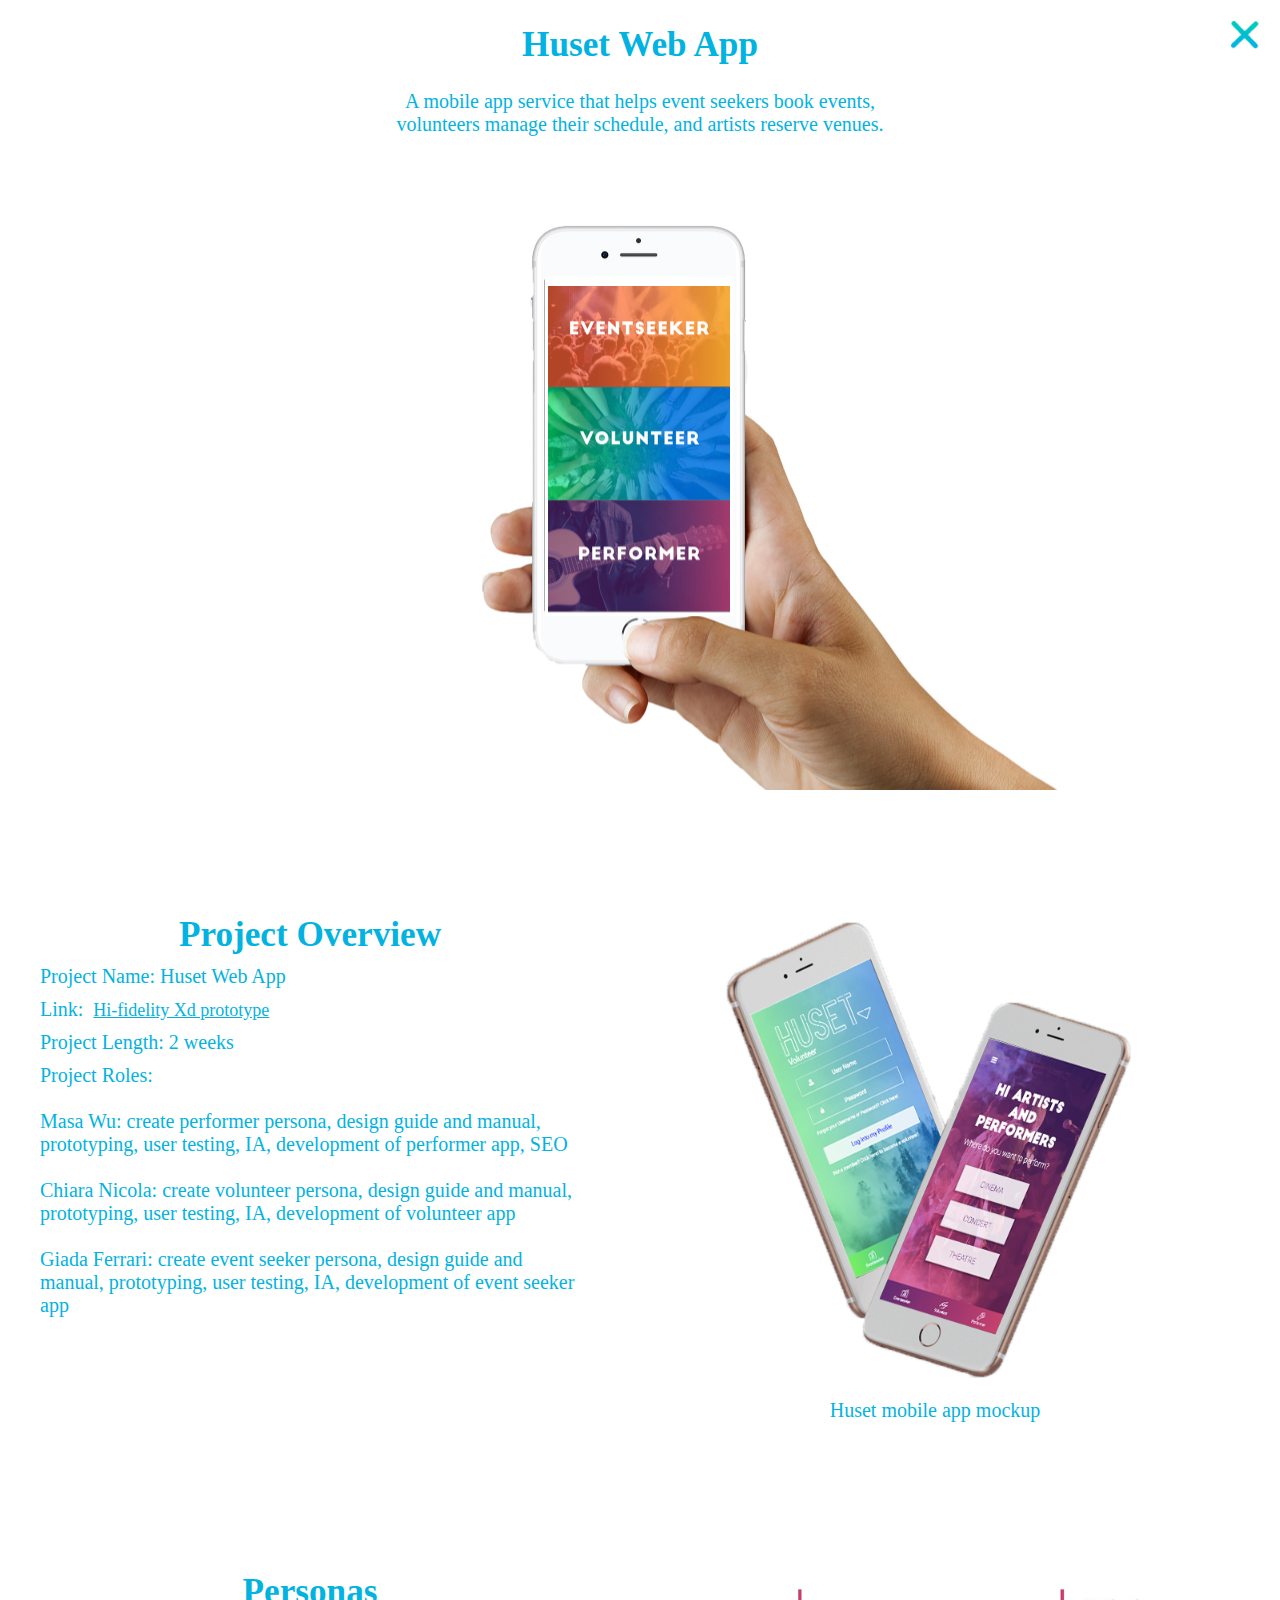
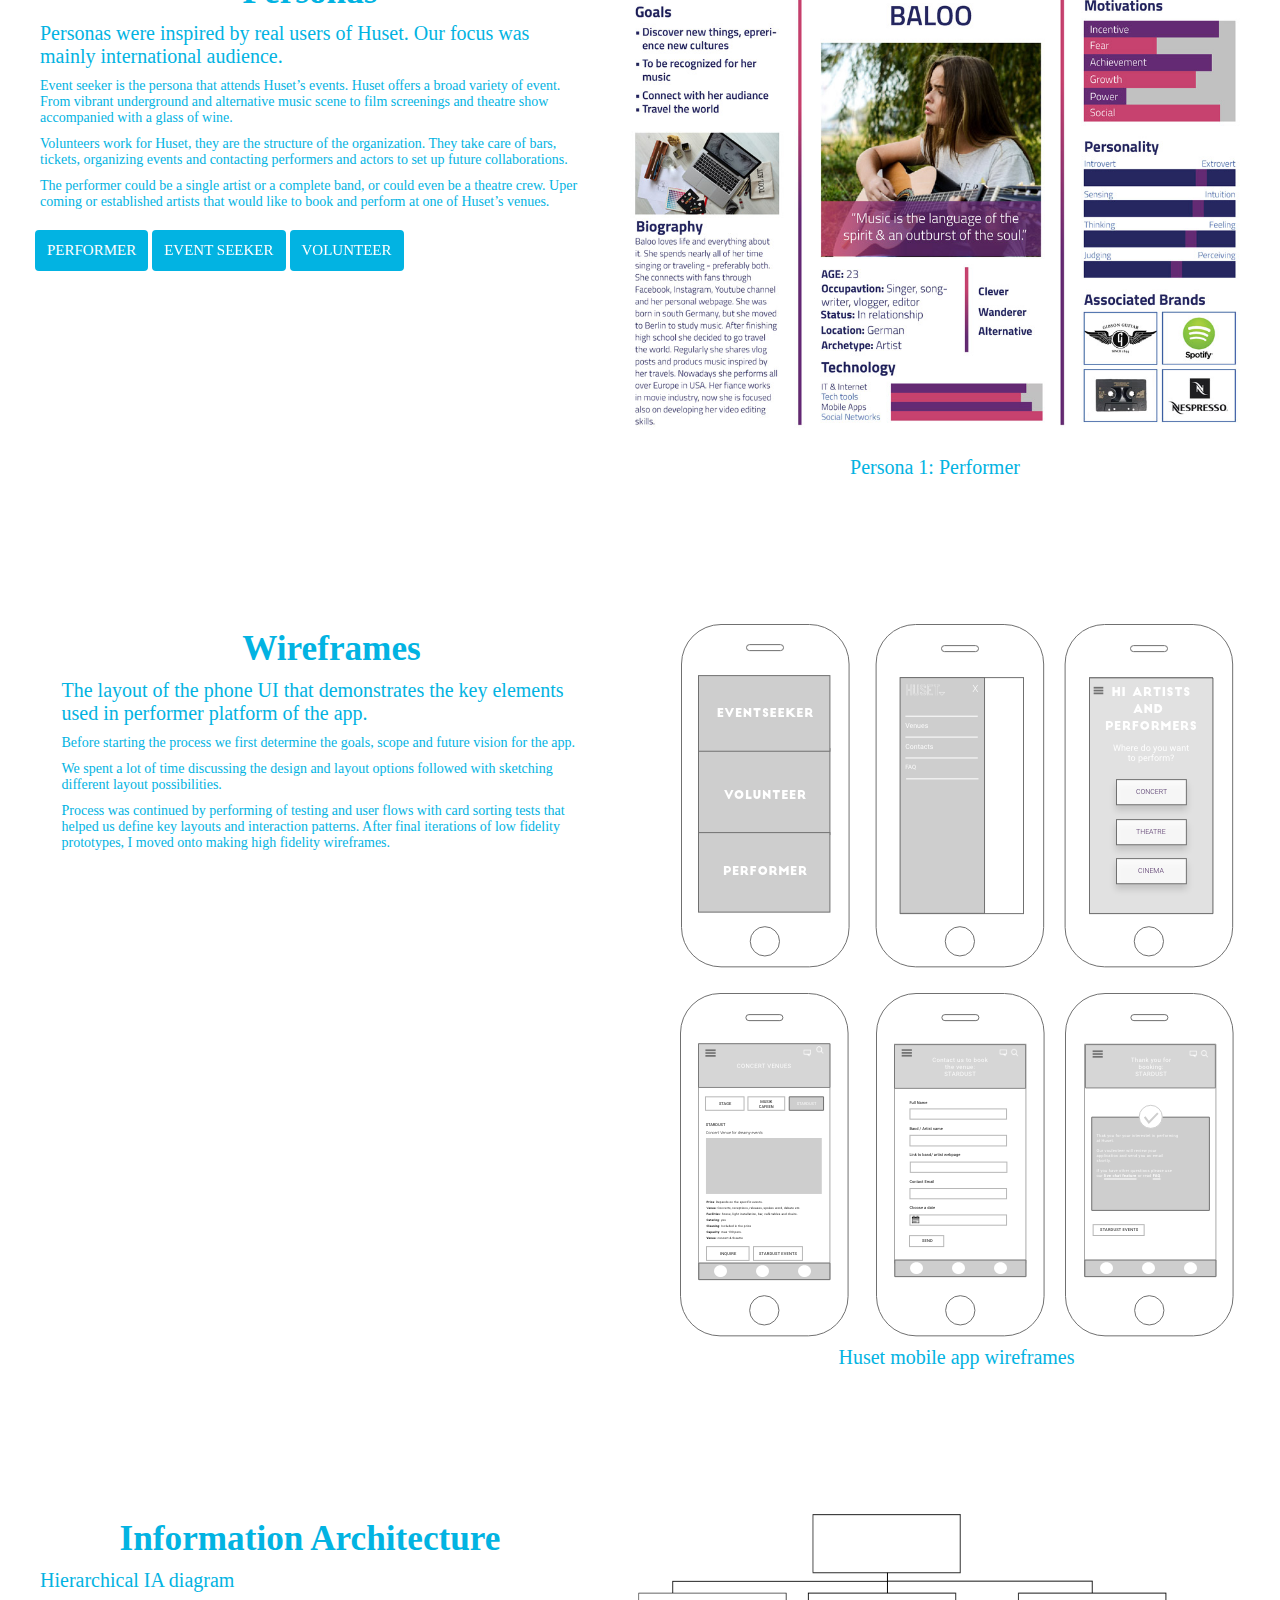
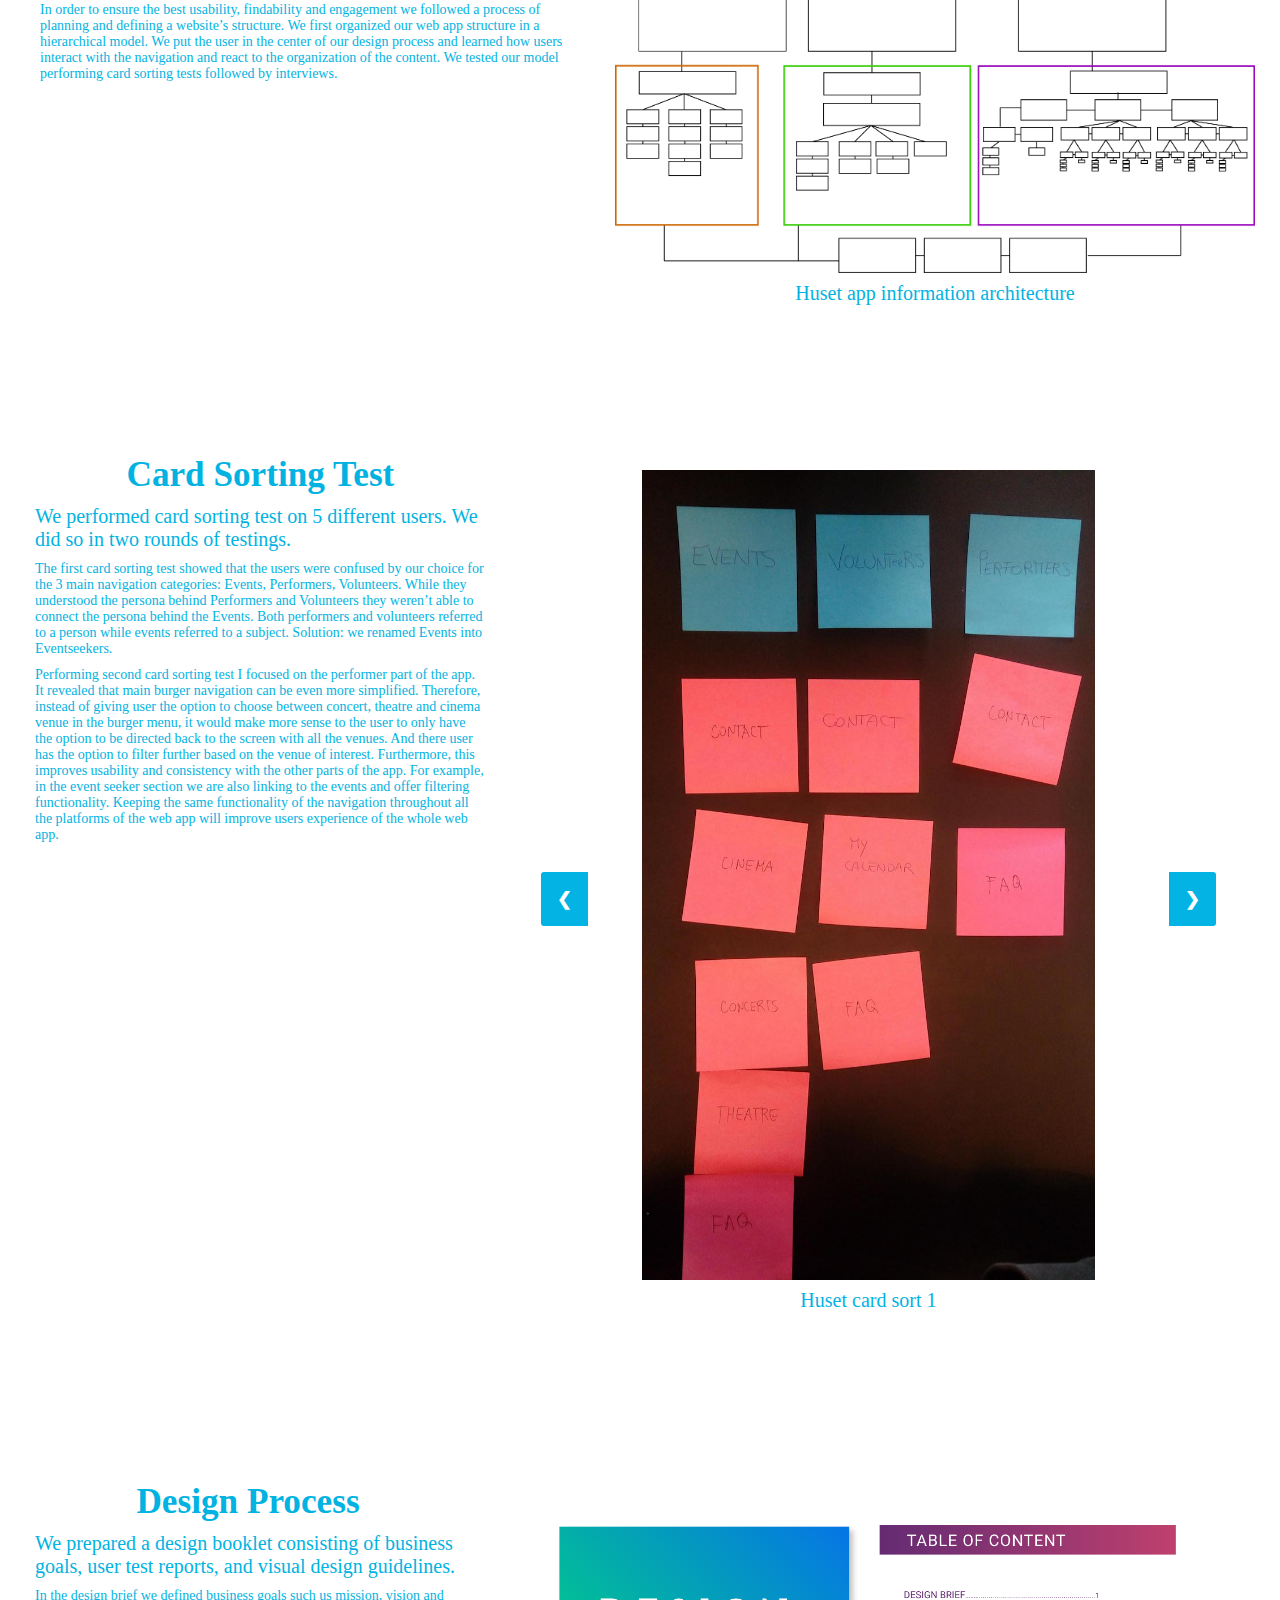
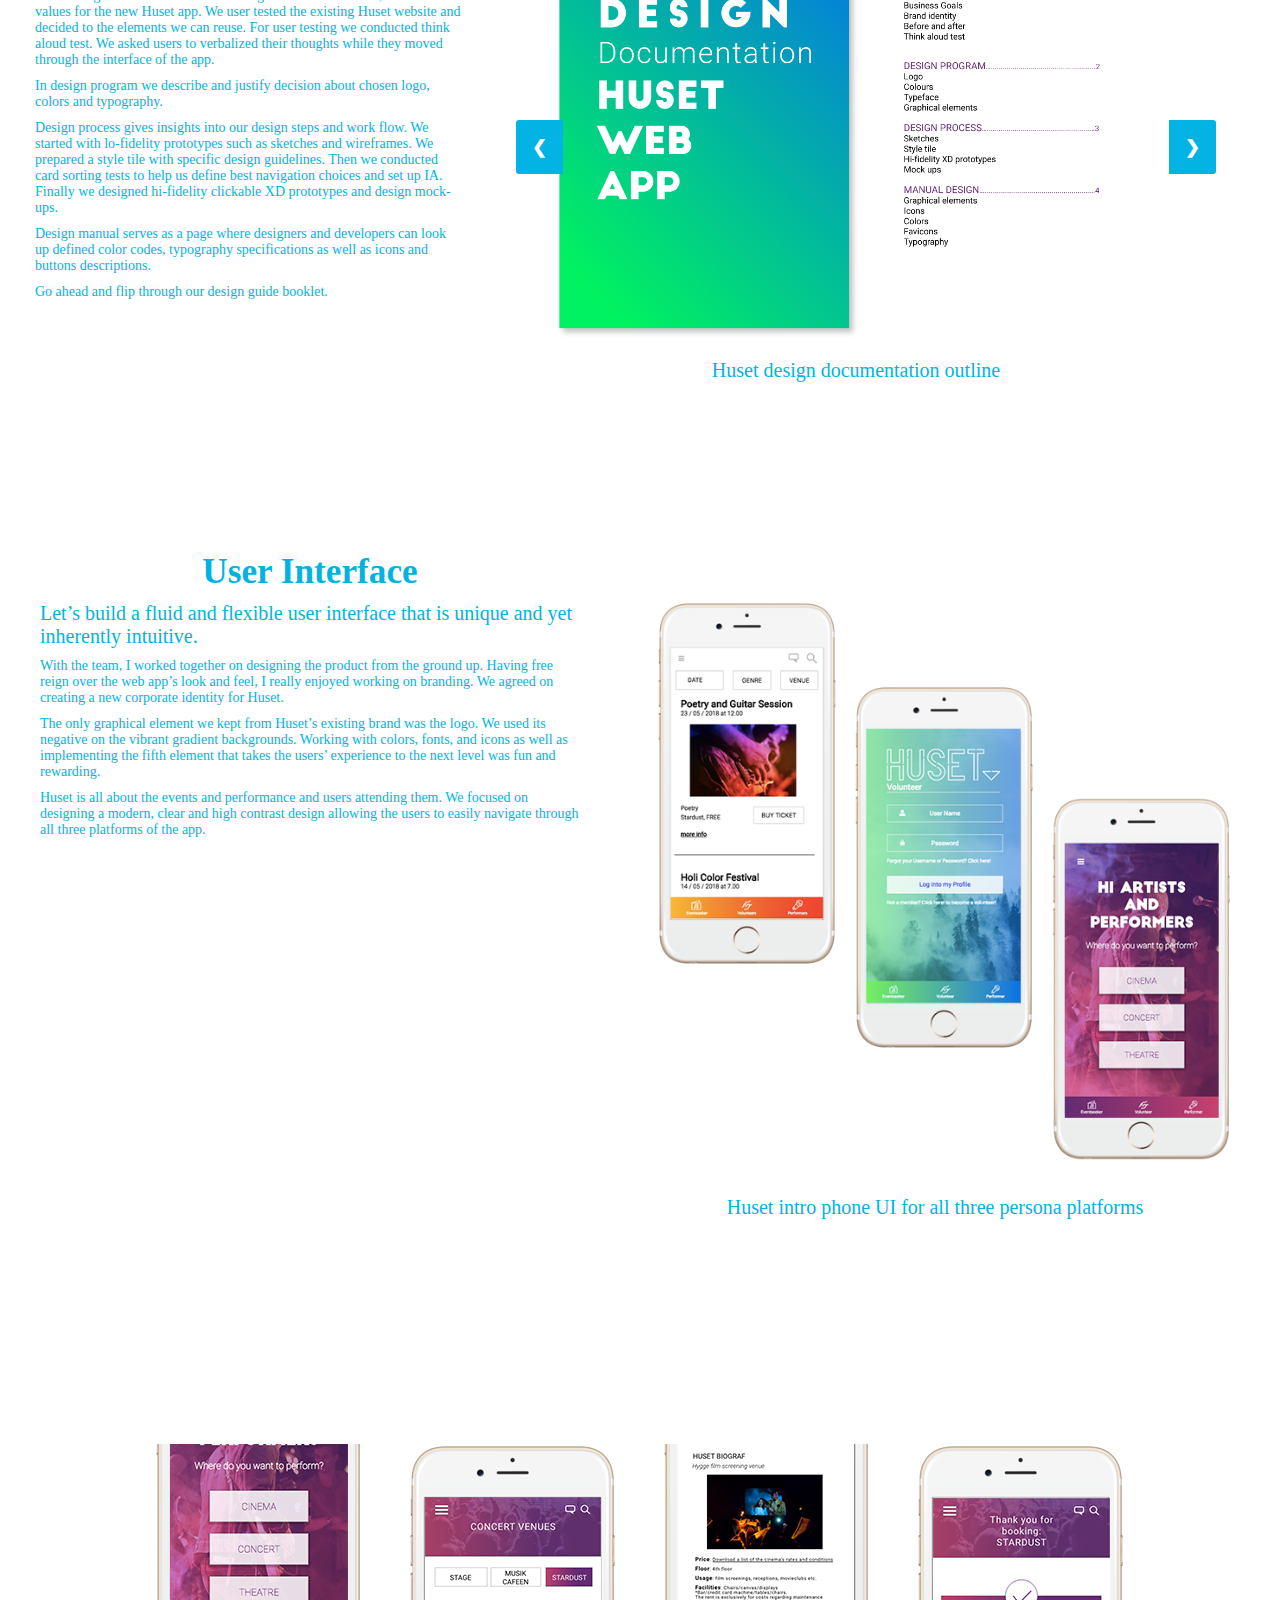
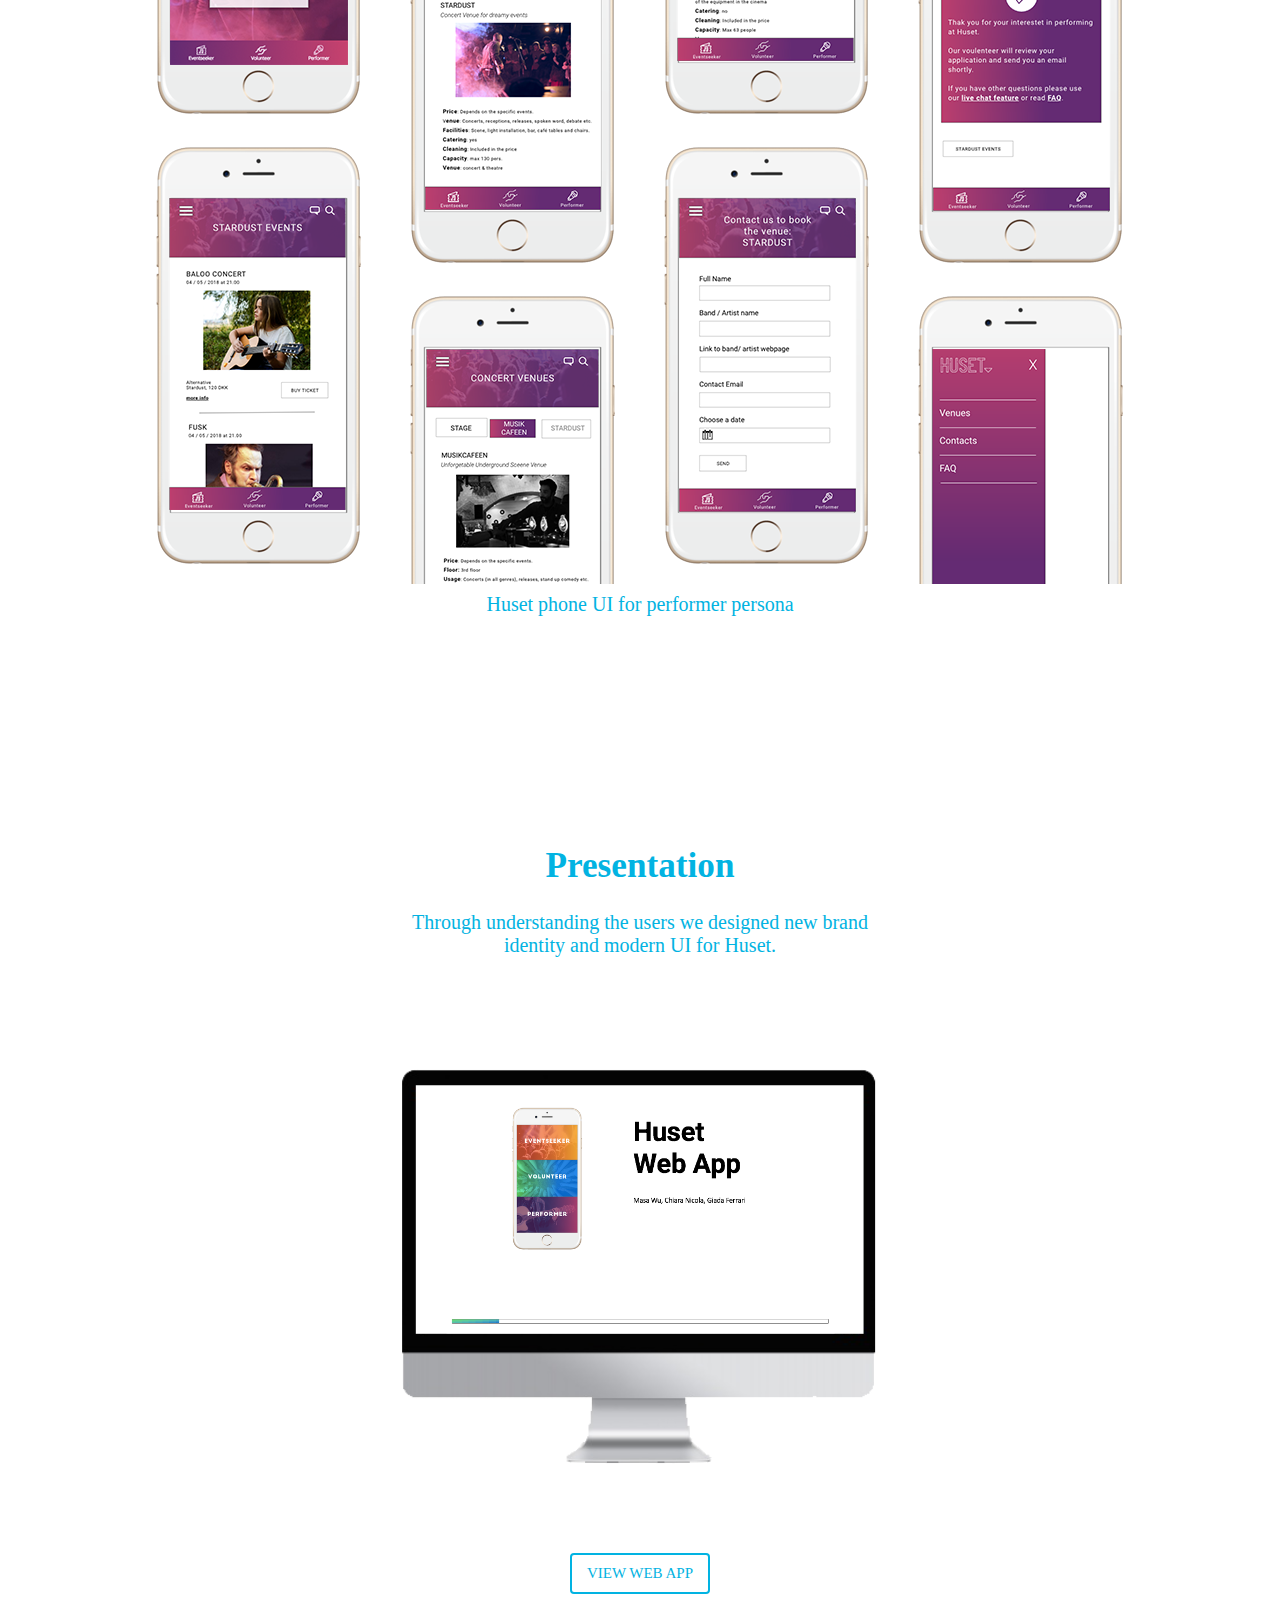
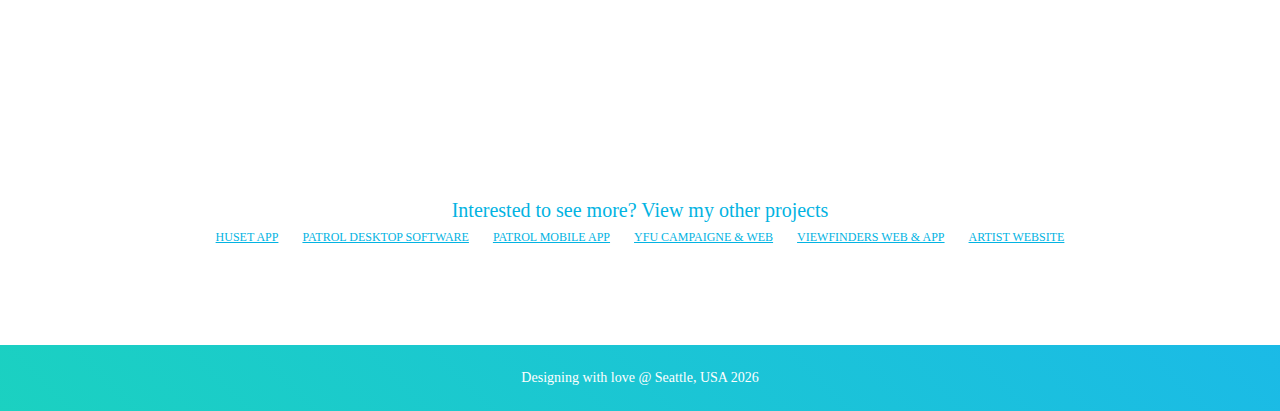
<file: huset.html>
<!DOCTYPE html>
<html lang="en">
<head>
    <meta charset="utf-8">
    <meta name="viewport" content="width=device-width, initial-scale=1.0">
    <link rel="stylesheet" href="https://use.fontawesome.com/releases/v5.0.12/css/all.css" integrity="sha384-G0fIWCsCzJIMAVNQPfjH08cyYaUtMwjJwqiRKxxE/rx96Uroj1BtIQ6MLJuheaO9" crossorigin="anonymous">
    <title>Masa Wu Portfolio</title>
    <link href="https://fonts.googleapis.com/css?family=Abril+Fatface" rel="stylesheet">
    <link rel="stylesheet" href="css/style.css" type="text/css">
    <meta name="description" content="Manage your Huset Experience through the Huset WebApp. Whether you are a volunteer, a performer or just looking for events, this is the ulimate app to always be up to date.">
    <meta name="keywords" content="graphic design, user interface design, user experience design, web app design, app design, events, eventseeker, performer, performers, venues, venue, copenhagen, event, volunteer, cinema, music, cafe, huset, stardust, musikcafee, bastarden cafee, stage, boardcafe, huset biograf, buy concert ticket, huset app">
    <link rel="shortcut icon" href="images/favicon.ico" type="image/x-icon">
<link rel="icon" href="images/favicon.ico" type="image/x-icon">
</head>


<body>
    <a href="index.html#portfolio"><img src="images/close.png" alt="cross to close the page" class="close-me"></a>

    <div class="intro">
        <div class="heading">
            <h1>Huset Web App</h1>
            <h3>A mobile app service that helps event seekers book events, volunteers manage their schedule, and artists reserve venues.</h3>
        </div>
        <div class="porfolio-content">
            <img class="intro-img first-img" src="images/huset/huset-web-app-mockup.png" alt="huset web app mockup">
            <iframe class="huset-clip" src="https://www.youtube.com/embed/Ys4BAqBULls?rel=0" allow="autoplay; encrypted-media" allowfullscreen></iframe>
        </div>
    </div>
    <div class="space"></div>
    <section class="about">
        <div class="about-me">
            <h1>Project Overview</h1>

            <h3>Project Name: Huset Web App</h3>
            <h3>Link: <a class="huset-link" href="https://xd.adobe.com/view/091cadef-53c8-4041-b05e-45995aeeef56/" target="_blank">Hi-fidelity Xd prototype</a></h3>

            <h3>Project Length: 2 weeks</h3>
            <h3>Project Roles:<br>
            <br><strong>Masa Wu:</strong> create performer persona, design guide and manual, prototyping, user testing, IA, development of performer app, SEO<br>
                <br><strong>Chiara Nicola:</strong> create volunteer persona, design guide and manual, prototyping, user testing, IA, development of volunteer app<br>
                <br><strong>Giada Ferrari:</strong> create event seeker persona, design guide and manual, prototyping, user testing, IA, development of event seeker app
            </h3>
        </div>
        <div class="resume huset-txt">
            <img src="images/huset/phone-user-interface-mockup.png" alt="mockup of the interface design for huset web app" class="resume-img"><figcaption>Huset mobile app mockup</figcaption>
        </div>
    </section>
    <div class="space"></div>
    <section id="btn" class="about">
        <div class="about-me">
            <h1>Personas</h1>
            <h3> Personas were inspired by real users of Huset. Our focus was mainly international audience.</h3>
            <p>Event seeker is the persona that attends Huset’s events. Huset offers a broad variety of event. From vibrant underground and alternative music scene to film screenings and theatre show accompanied with a glass of wine.</p>
            <p>Volunteers work for Huset, they are the structure of the organization. They take care of bars, tickets, organizing events and contacting performers and actors to set up future collaborations.

            </p>
            <p>The performer could be a single artist or a complete band, or could even be a theatre crew. Uper coming or established artists that would like to book and perform at one of Huset’s venues.
            </p>
            <div class="buttons">
               <a href="#btn" class="email-me btn1">PERFORMER</a>
                <a href="#btn" class="email-me btn2">EVENT SEEKER</a>
                <a href="#btn" class="email-me btn3">VOLUNTEER</a>
            </div>
        </div>
        <div class="resume huset-txt">
            <img src="images/huset/persona-performer.png" alt="performer persona" class="resume-img first">
            <figcaption class="persona1">Persona 1: Performer</figcaption>
            <img src="images/huset/persona-event-seeker.png" alt="event seeker persona" class="resume-img second gone"><figcaption class="persona2 gone">Persona 2: Event seeker</figcaption>
            <img src="images/huset/persona-volunteer.png" alt="volunteer persona" class="resume-img third gone"><figcaption class="persona3 gone">Persona 3: Volunteer</figcaption>
        </div>
    </section>
    <div class="space"></div>
    <section class="about">
        <div class="about-me">
            <h1>Wireframes</h1>
            <h3> The layout of the phone UI that demonstrates the key elements used in performer platform of the app.</h3>
            <p>Before starting the process we first determine the goals, scope and future vision for the app. </p>
            <p>We spent a lot of time discussing the design and layout options followed with sketching different layout possibilities.
            </p>
            <p>Process was continued by performing of testing and user flows with card sorting tests that helped us define key layouts and interaction patterns. After final iterations of low fidelity prototypes, I moved onto making high fidelity wireframes.
            </p>
        </div>
        <div class="resume huset-txt">
            <img src="images/huset/wireframes-huset-user-interface.png" alt="high fidelity prototype of the interface design for huset web app" class="resume-img">
            <figcaption>Huset mobile app wireframes</figcaption>
        </div>
    </section>
    <div class="space"></div>
    <section class="about">
        <div class="about-me">
            <h1>Information Architecture</h1>
            <h3>Hierarchical IA diagram</h3>
            <p>In order to ensure the best usability, findability and engagement we followed a process of planning and defining a website’s structure. We first organized our web app structure in a hierarchical model. We put the user in the center of our design process and learned how users interact with the navigation and react to the organization of the content. We tested our model performing card sorting tests followed by interviews.
            </p>
        </div>
        <div class="resume huset-txt">
            <img src="images/huset/AI_Huset.png" alt="information architecture for huset web app" class="resume-img"><figcaption>Huset app information architecture</figcaption>
        </div>
    </section>
    <div class="space"></div>
    <section class="about">
        <div class="about-me">
            <h1>Card Sorting Test</h1>
            <h3> We performed card sorting test on 5 different users. We did so in two rounds of testings.</h3>
            <p>The first card sorting test showed that the users were confused by our choice for the 3 main navigation categories: Events, Performers, Volunteers. While they understood the persona behind Performers and Volunteers they weren’t able to connect the persona behind the Events. Both performers and volunteers referred to a person while events referred to a subject.
Solution: we renamed Events into Eventseekers.
            </p>
            <p>Performing second card sorting test I focused on the performer part of the app. It revealed that main burger navigation can be even more simplified. Therefore, instead of giving user the option to choose between concert, theatre and cinema venue in the burger menu, it would make more sense to the user to only have the option to be directed back to the screen with all the venues. And there user has the option to filter further based on the venue of interest. Furthermore, this improves usability and consistency with the other parts of the app. For example, in the event seeker section we are also linking to the events and offer filtering functionality. Keeping the same functionality of the navigation throughout all the platforms of the web app will improve users experience of the whole web app.
            </p>
        </div>
        <div class="slideshow-container padding">
           <div class="mySlides fade">
            <img src="images/huset/slide/card-sort1.jpg" alt="huset web app design documentation" class="resume-img"><figcaption>Huset card sort 1</figcaption>
            </div>
            <div class="mySlides fade">
            <img src="images/huset/slide/card-sort2.jpg" alt="huset web app design documentation" class="resume-img"><figcaption>Huset card sort 2</figcaption>
            </div>
            <div class="mySlides fade">
            <img src="images/huset/slide/card-sort3.jpg" alt="huset web app design documentation" class="resume-img"><figcaption>Huset card sort 3</figcaption>
            </div>
            <div class="mySlides fade">
            <img src="images/huset/slide/cardsort4.jpg" alt="huset web app design documentation" class="resume-img"><figcaption>Huset card sort 4</figcaption>
            </div>
            <a class="prev" onclick="plusSlides(-1)">&#10094;</a>
<a class="next" onclick="plusSlides(1)">&#10095;</a>
        </div>
    </section>
    <div class="space"></div>
    <section class="about">
        <div class="about-me">
            <h1>Design Process</h1>
            <h3>We prepared a design booklet consisting of business goals, user test reports, and visual design guidelines.</h3>
            <p>In the design brief we defined business goals such us mission, vision and values for the new Huset app. We user tested the existing Huset website and decided to the elements we can reuse. For user testing we conducted think aloud test. We asked users to verbalized their thoughts while they moved through the interface of the app.</p>
            <p>In design program we describe and justify decision about chosen logo, colors and typography.</p>
            <p>Design process gives insights into our design steps and work flow. We started with lo-fidelity prototypes such as sketches and wireframes. We prepared a style tile with specific design guidelines. Then we conducted card sorting tests to help us define best navigation choices and set up IA. Finally we designed hi-fidelity clickable XD prototypes and design mock-ups.</p>
            <p>Design manual serves as a page where designers and developers can look up defined color codes, typography specifications as well as icons and buttons descriptions.</p>
            <p>Go ahead and flip through our design guide booklet.</p>
        </div>

        <div class="slideshow-container2 padding">
           <div class="mySlides2 fade">
            <img src="images/huset/slide/design-documentation-huset1.png" alt="huset web app design documentation" class="resume-img"><figcaption>Huset design documentation outline</figcaption>
            </div>
            <div class="mySlides2 fade">
            <img src="images/huset/slide/design-documentation-huset2.png" alt="huset web app design documentation" class="resume-img"><figcaption>Huset design documentation </figcaption>
            </div>
            <div class="mySlides2 fade">
            <img src="images/huset/slide/design-documentation-huset3.png" alt="huset web app design documentation" class="resume-img"><figcaption>Huset design documentation</figcaption>
            </div>
            <div class="mySlides2 fade">
            <img src="images/huset/slide/design-documentation-huset4.jpg" alt="huset web app design documentation" class="resume-img"><figcaption>Huset design documentation</figcaption>
            </div>
            <div class="mySlides2 fade">
            <img src="images/huset/slide/design-documentation-huset5.png" alt="huset web app design documentation" class="resume-img"><figcaption>Huset design documentation</figcaption>
            </div>
            <a class="prev2" onclick="plusSlides2(-1)">&#10094;</a>
<a class="next2" onclick="plusSlides2(1)">&#10095;</a>
        </div>

    </section>
    <div class="space"></div>
    <section class="about">
        <div class="about-me">
            <h1>User Interface</h1>
            <h3>Let’s build a fluid and flexible user interface that is
unique and yet inherently intuitive.</h3>
            <p>With the team, I worked together on designing the product from the ground up. Having
free reign over the web app’s look and feel, I really enjoyed working on branding. We
agreed on creating a new corporate identity for Huset.
</p>
            <p>The only graphical element we
kept from Huset’s existing brand was the logo. We used its negative on the vibrant
gradient backgrounds. Working with colors, fonts, and icons as well
as implementing the fifth element that takes the users’ experience to the next level was fun and rewarding.
            </p>
            <p>Huset is all about the events and performance and users attending them. We
focused on designing a modern, clear and high contrast design allowing the users to
easily navigate through all three platforms of the app.
            </p>
        </div>
        <div class="resume huset-txt">
            <img src="images/huset/multi-phone-user-interface-mockup.png" alt="multi phone mockup huset web app" class="resume-img"><figcaption>Huset intro phone UI for all three persona platforms</figcaption>
        </div>
    </section>
    <div class="full-img-box">
            <img src="images/huset/full-UI-huset-webapp.png" alt="multi phone mockup huset web app" class="full-img"><figcaption>Huset phone UI for performer persona</figcaption>
        </div>

        <div class="intro">
        <div class="heading">
            <h1>Presentation</h1>
            <h3>Through understanding the users we designed new
brand identity and modern UI for Huset.</h3>
        </div>
        <div class="porfolio-content">
          <a href="images/presentation/presentation-huset.pdf">
           <img class="img1 intro-img" src="images/huset/huset-web-app-presentation.png" alt="huset web app presentation mockup">
           <img class="img2 intro-img gone" src="images/huset/huset-web-app-presentation2.png" alt="huset web app presentation mockup">
           </a>
        </div>
        <div class="porfolio-content">
        <a href="http://masawudesign.com/huset/huset-performers/" target="_blank" class="cv-btn link-btn">VIEW WEB APP</a>
            </div>
            <div class="space"></div>
            <div class="space"></div>
            <div class="container-project-links">
            <h3>Interested to see more? View my other projects</h3>
            <ul>
                <li class="project-links">
                    <a href="huset.html">HUSET APP</a>
                    <a href="patrol-desktop.html">PATROL DESKTOP SOFTWARE</a>
                    <a href="patrol-mobile.html">PATROL MOBILE APP</a>
                    <a href="yfu.html">YFU CAMPAIGNE & WEB</a>
                    <a href="viewfinders.html">VIEWFINDERS WEB & APP</a>
                    <a href="gabrielenicola.html">ARTIST WEBSITE</a>
                </li>
            </ul>
            </div>
            <div class="space"></div>
    </div>
    <footer class="subpage">
        <p id="demo"></p>
    </footer>
    <script src="js/script-huset.js"></script>
</body>
</html>
</file>
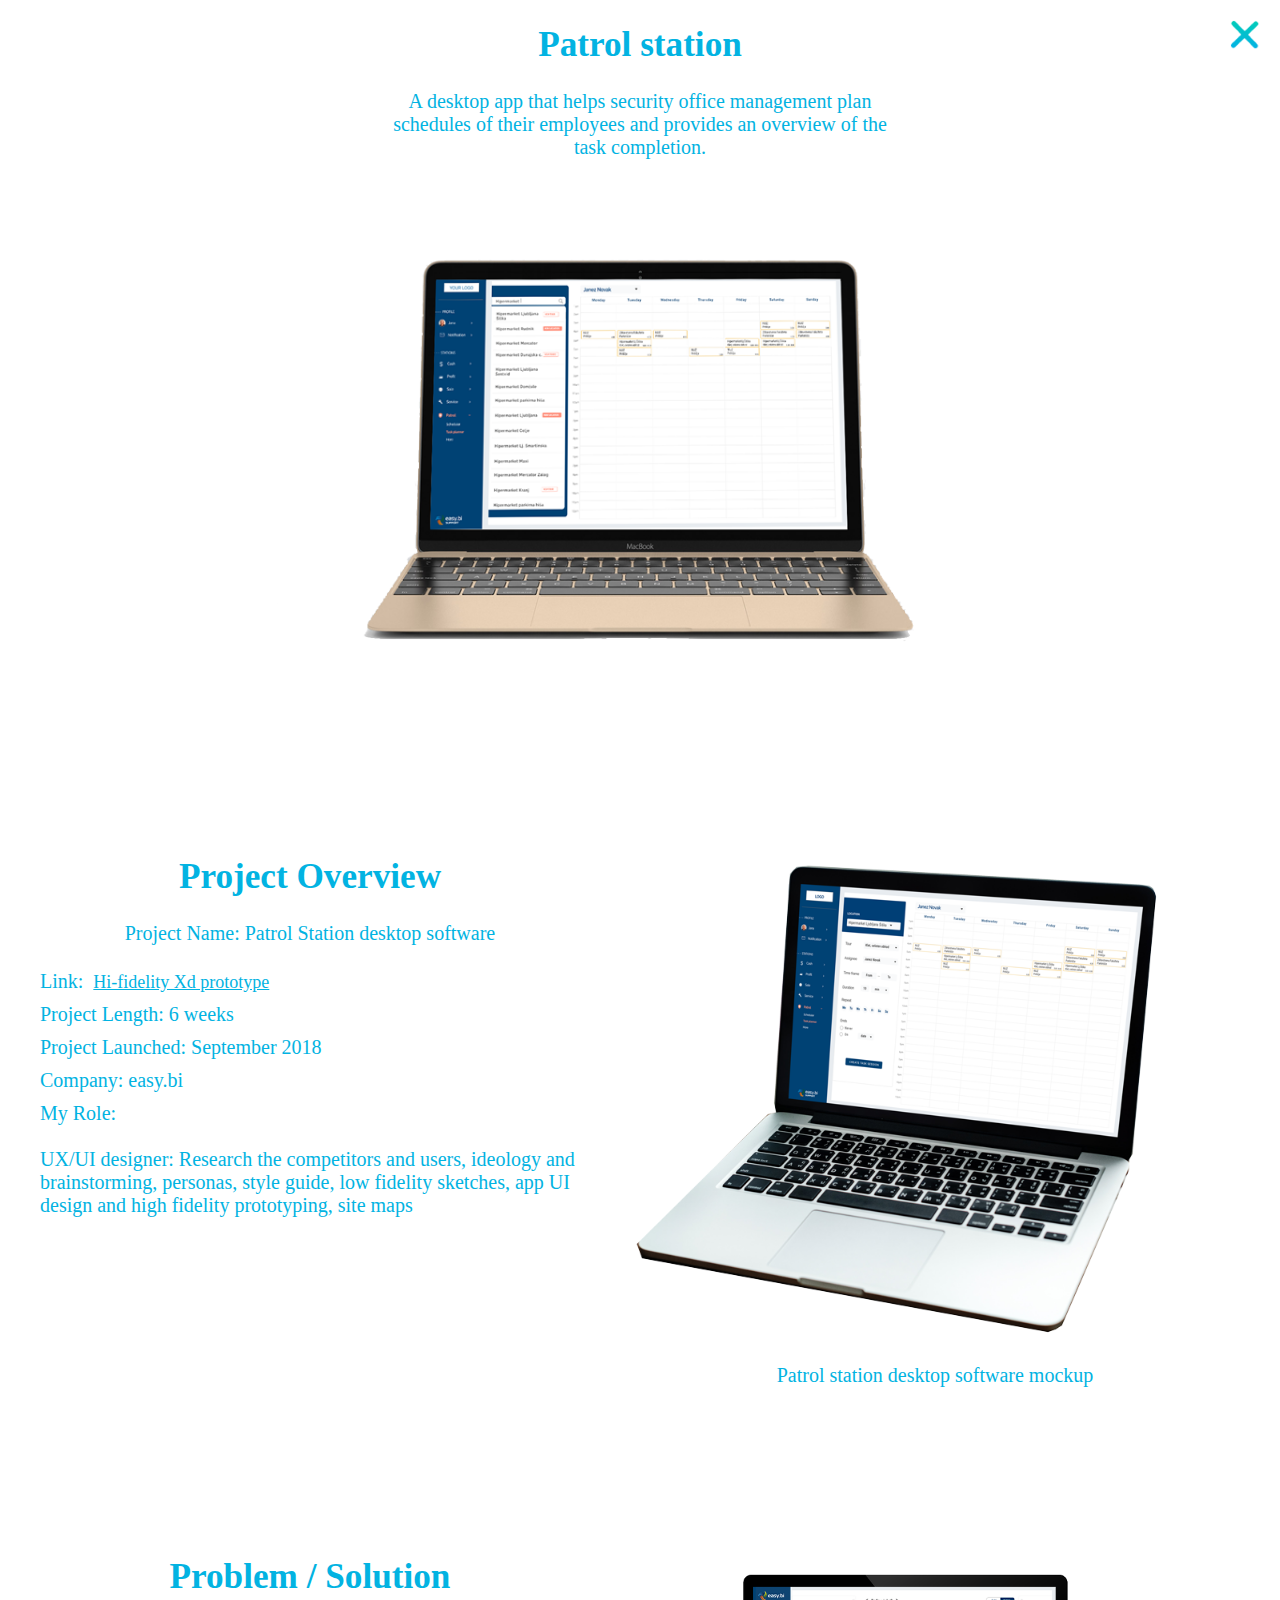
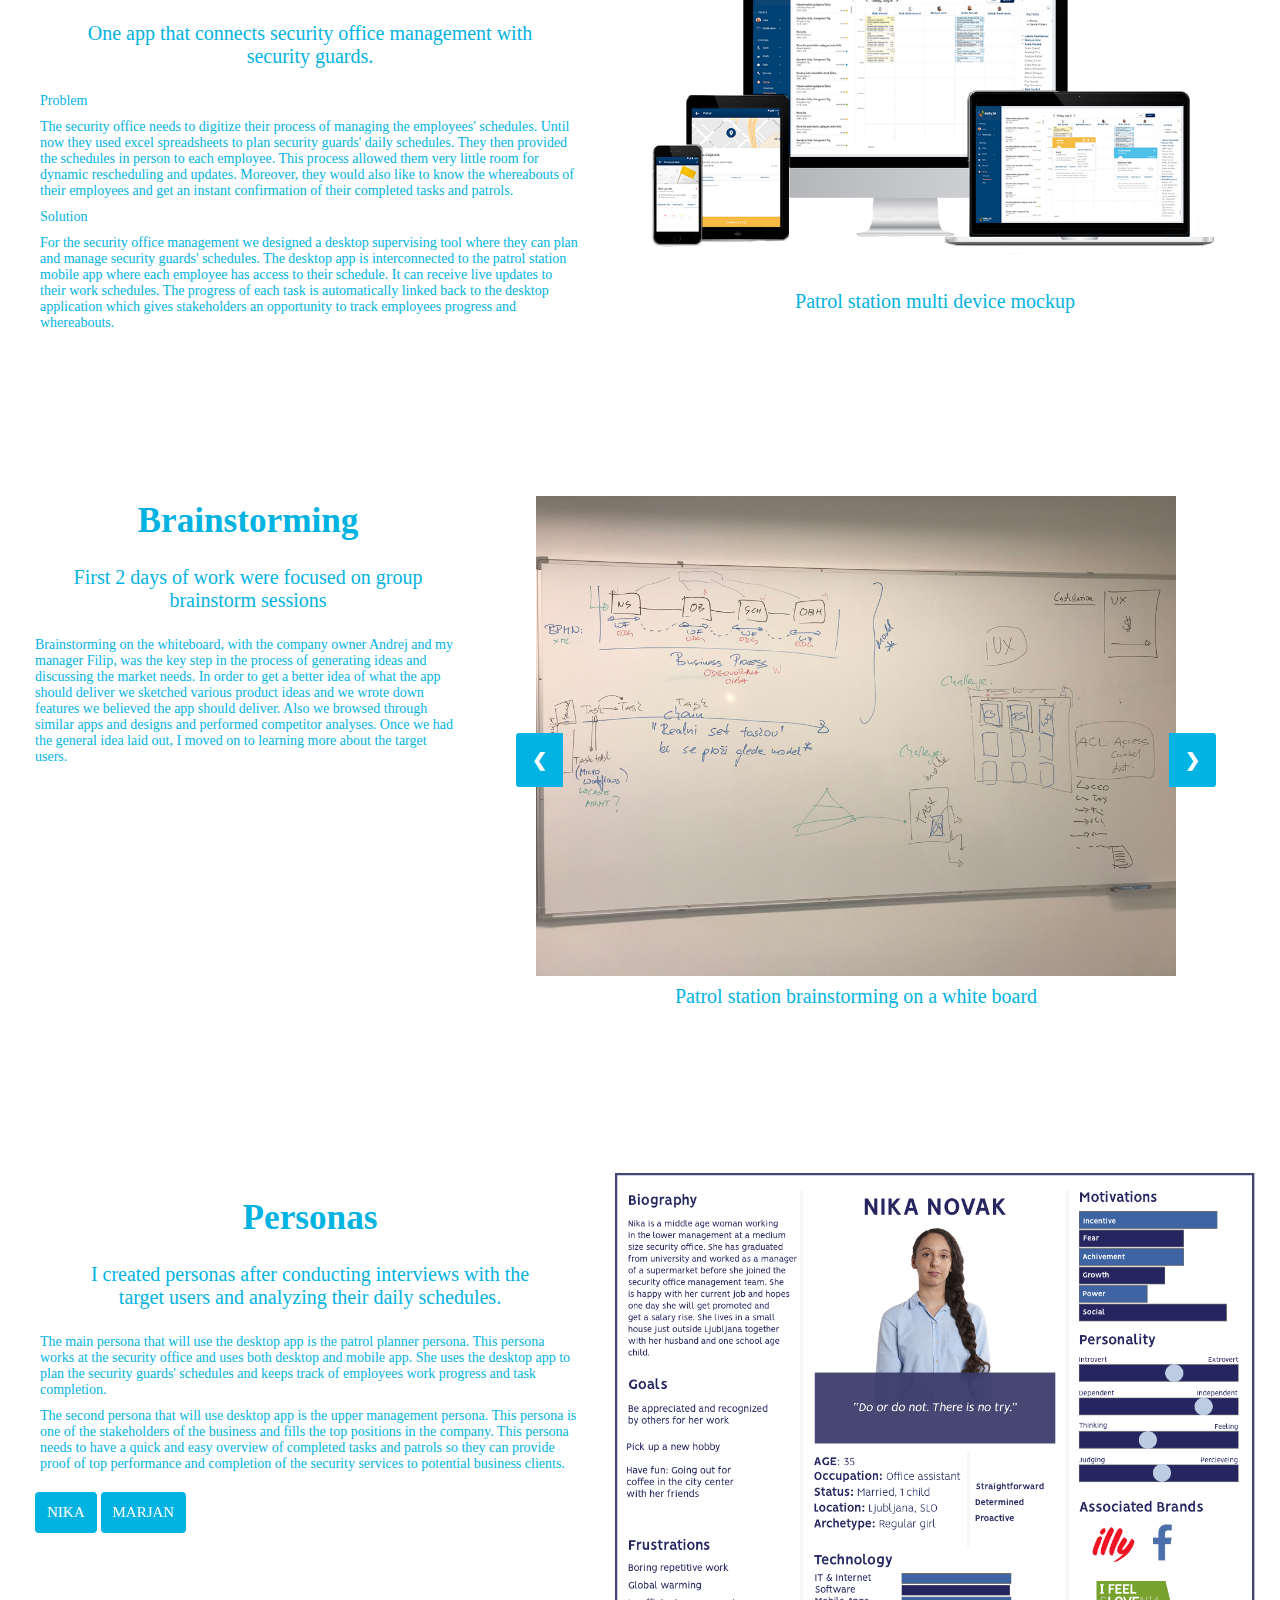
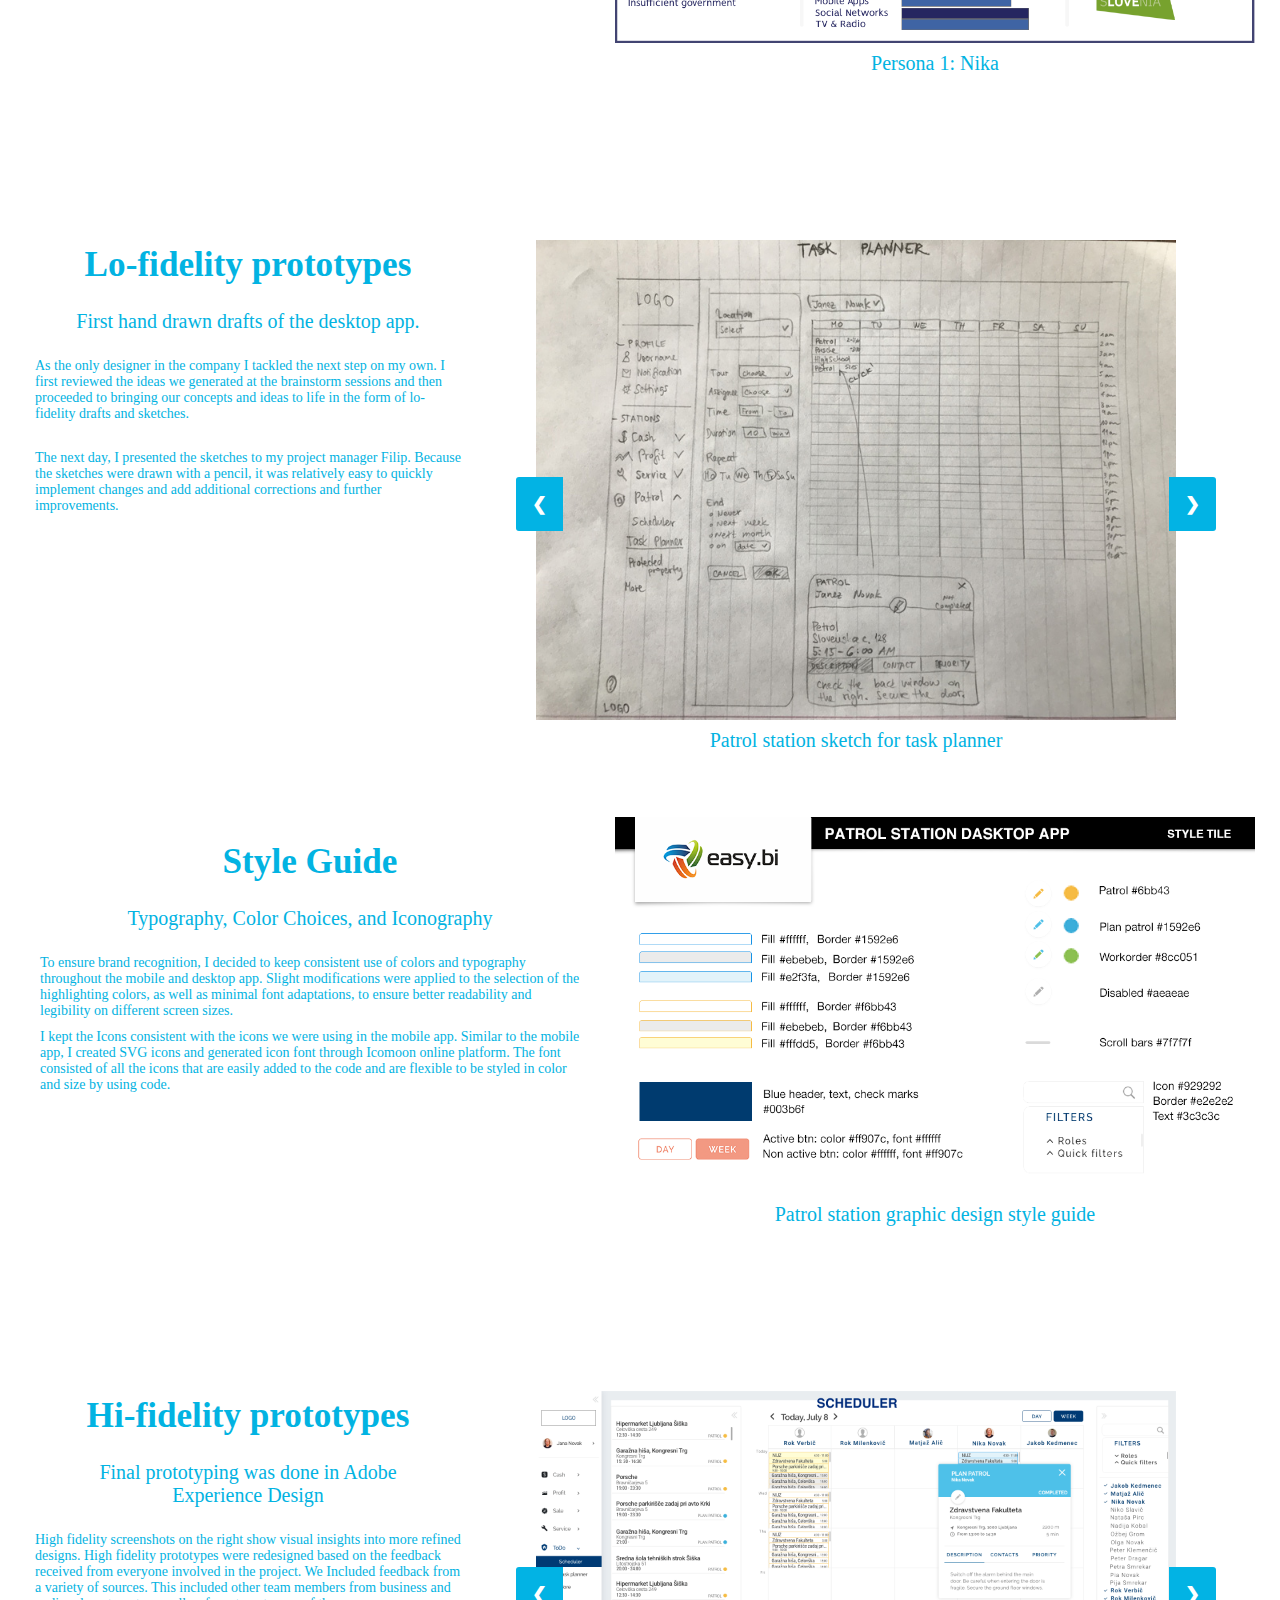
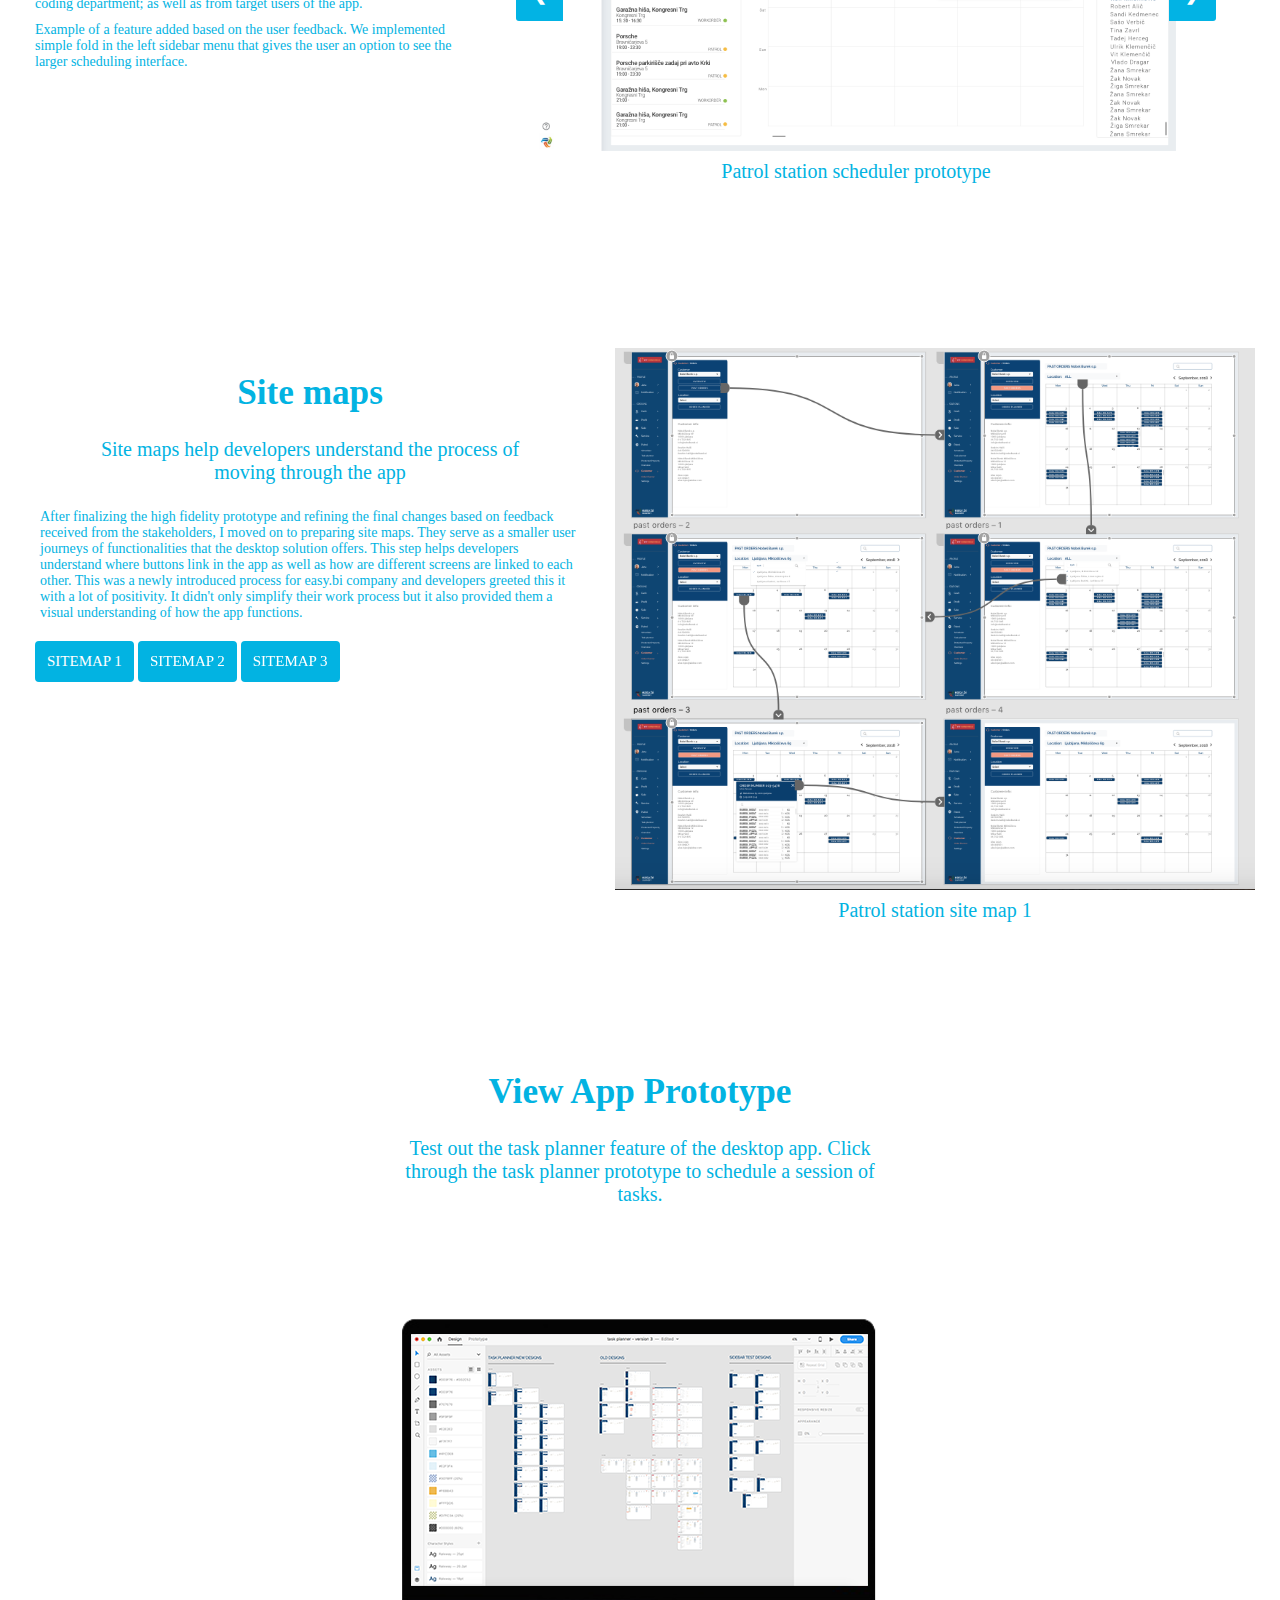
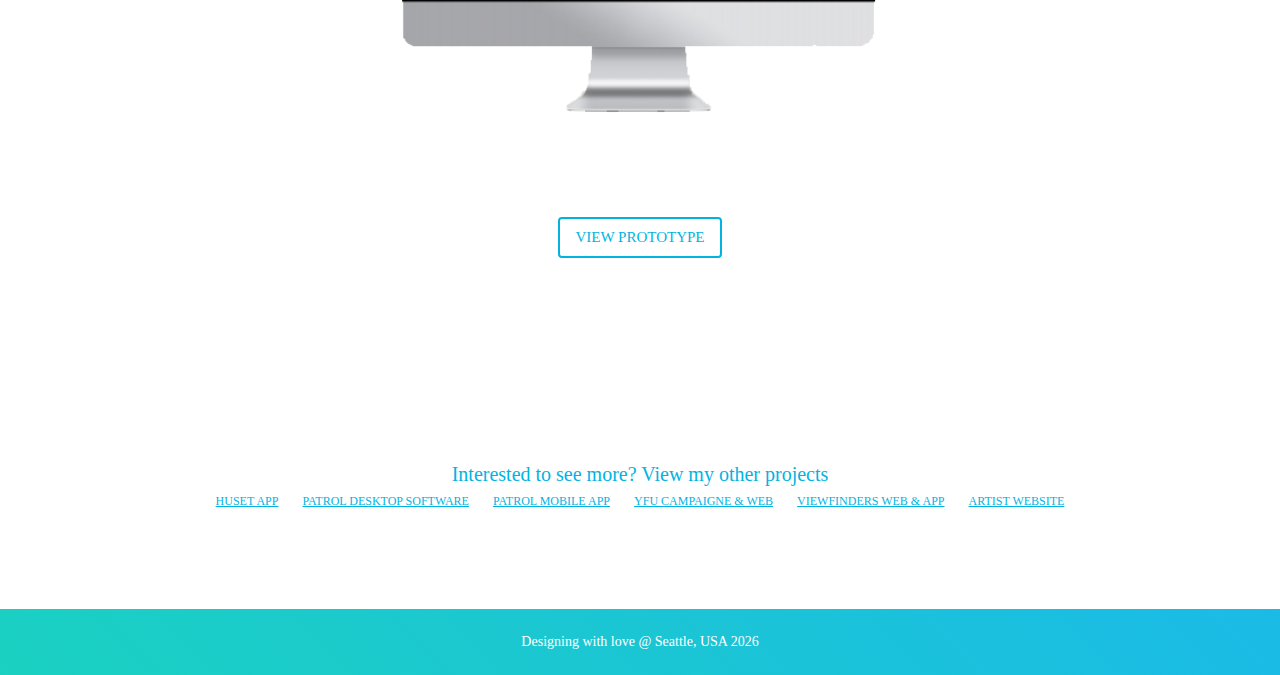
<file: patrol-desktop.html>
<!DOCTYPE html>
<html lang="en">
<head>
    <meta charset="utf-8">
    <meta name="viewport" content="width=device-width, initial-scale=1.0">
    <link rel="stylesheet" href="https://use.fontawesome.com/releases/v5.0.12/css/all.css" integrity="sha384-G0fIWCsCzJIMAVNQPfjH08cyYaUtMwjJwqiRKxxE/rx96Uroj1BtIQ6MLJuheaO9" crossorigin="anonymous">
    <title>Masa Wu Portfolio</title>
    <link href="https://fonts.googleapis.com/css?family=Abril+Fatface" rel="stylesheet">
    <link rel="stylesheet" href="css/style.css" type="text/css">
    <meta name="description" content="A desktop app that helps security office management plan schedules of their employees and provides an overview of the task completion.">
    <meta name="keywords" content="graphic design, user interface design, user experience design, app design, enterpreneurship, app mockup, app interface design, app promo, product design, software design">
    <link rel="shortcut icon" href="images/favicon.ico" type="image/x-icon">
<link rel="icon" href="images/favicon.ico" type="image/x-icon">
</head>
<body>
    <a href="index.html#portfolio"><img src="images/close.png" alt="cross to close the page" class="close-me"></a>
    <div class="intro">
        <div class="heading">
            <h1>Patrol station</h1>
            <h3>A desktop app that helps security office management plan schedules of their employees and provides an overview of the task completion.
</h3>
        </div>
        <div class="porfolio-content">
            <img class="intro-img first-img patrol-vid" src="images/patrol-desktop/desktop-video-mockup2.png" alt="patrol station app mockup">
            <iframe class="yfu-clip" src="https://www.youtube.com/embed/Vp_TWvuKzzs" frameborder="0" allow="accelerometer; autoplay; encrypted-media; gyroscope; picture-in-picture" allowfullscreen></iframe>
        </div>
    </div>

    <div class="space"></div>
    <section class="about">
        <div class="about-me">
            <div class="heading">
            <h1>Project Overview</h1>

            <h3>Project Name: Patrol Station desktop software</h3>
            </div>
            <h3>Link: <a class="huset-link" href="https://xd.adobe.com/view/02c89518-ae16-4c04-59c1-b26c6d656734-74f9/screen/4fbe492d-8bef-49fd-bc4e-86a3b131a955/task-planner-HL-2" target="_blank">Hi-fidelity Xd prototype</a></h3>
            <h3>Project Length: 6 weeks</h3>
            <h3>Project Launched: September 2018</h3>
            <h3>Company: easy.bi</h3>
            <h3>My Role:<br>
            <br><strong>UX/UI designer:</strong> Research the competitors and users, ideology and brainstorming, personas, style guide, low fidelity sketches, app UI design and high fidelity prototyping, site maps<br>
            </h3>
        </div>
        <div class="resume huset-txt">
            <img src="images/patrol-desktop/overview-desktop-mockup" alt="mockup of the interface design for patrol station desktop app" class="resume-img">
            <figcaption>Patrol station desktop software mockup</figcaption>
        </div>
    </section>

    <div class="space"></div>
    <section class="about">
        <div class="about-me">
           <div class="heading">
            <h1>Problem / Solution</h1>
            <h3>One app that connects security office management with security guards.</h3>
            </div>
            <p>Problem</p>
            <p>
The security office needs to digitize their process of managing the employees' schedules. Until now they used excel spreadsheets to plan security guards' daily schedules. They then provided the schedules in person to each employee. This process allowed them very little room for dynamic rescheduling and updates. Moreover, they would also like to know the whereabouts of their employees and get an instant confirmation of their completed tasks and patrols.
</p>
           <p>Solution</p>
            <p>
For the security office management we designed a desktop supervising tool where they can plan and manage security guards' schedules. The desktop app is interconnected to the patrol station mobile app where each employee has access to their schedule. It can receive live updates to their work schedules. The progress of each task is automatically linked back to the desktop application which gives stakeholders an opportunity to track employees progress and whereabouts.
            </p>
        </div>
        <div class="resume huset-txt">
            <img src="images/patrol-mobile/taskStation-multiDeviceMock.png" alt="mockup of the interface design for patrol station web, tablet and app" class="resume-img yfu-full-img">
            <figcaption>Patrol station multi device mockup</figcaption>
        </div>
    </section>

    <div class="space"></div>
    <section class="about">
        <div class="about-me">
           <div class="heading">
            <h1>Brainstorming</h1>
            <h3>First 2 days of work were focused on group brainstorm sessions</h3>
            </div>
            <p>
Brainstorming on the whiteboard, with the company owner Andrej and my manager Filip, was the key step in the process of generating ideas and discussing the market needs. In order to get a better idea of what the app should deliver we sketched various product ideas and we wrote down features we believed the app should deliver. Also we browsed through similar apps and designs and performed competitor analyses. Once we had the general idea laid out, I moved on to learning more about the target users.
            </p>
        </div>
        <div class="slideshow-container padding">
            <div class="mySlides fade">
            <img src="images/patrol-mobile/brainstorming1.jpg" alt="patrol station brainstorming on white board" class="resume-img"><figcaption>Patrol station brainstorming on a white board</figcaption>
            </div>
            <div class="mySlides fade">
            <img src="images/patrol-mobile/brainstorming2.jpg" alt="patrol station brainstorming on white board" class="resume-img"><figcaption>Patrol station brainstorming on a white board</figcaption>
            </div>
            <div class="mySlides fade">
            <img src="images/patrol-mobile/brainstorming3.jpg" alt="patrol station brainstorming on white board" class="resume-img"><figcaption>Patrol station brainstorming on a white board</figcaption>
            </div>
            <div class="mySlides fade">
            <img src="images/patrol-mobile/brainstorming4.jpg" alt="patrol station brainstorming on white board" class="resume-img"><figcaption>Patrol station brainstorming on a white board</figcaption>
            </div>
            <a class="prev" onclick="plusSlides(-1)">&#10094;</a>
<a class="next" onclick="plusSlides(1)">&#10095;</a>
        </div>
    </section>

    <div class="space"></div>
    <section id="btn" class="about">
        <div class="about-me">
           <div class="heading">
            <h1>Personas</h1>
            <h3> I created personas after conducting interviews with the target users and analyzing their daily schedules.</h3>
            </div>
            <p>The main persona that will use the desktop app is the patrol planner persona. This persona works at the security office and uses both desktop and mobile app. She uses the desktop app to plan the security guards' schedules and keeps track of employees work progress and task completion.
            </p><p>
The second persona that will use desktop app is the upper management persona. This persona is one of the stakeholders of the business and fills the top positions in the company. This persona needs to have a quick and easy overview of completed tasks and patrols so they can provide proof of top performance and completion of the security services to potential business clients.
            </p>
            <div class="buttons">
               <a href="#btn" class="email-me tobias-btn ">NIKA</a>
                <a href="#btn" class="email-me maria-btn">MARJAN</a>
            </div>
        </div>
        <div class="resume huset-txt">
            <img src="images/patrol-desktop/patrol-staton-persona2.png" alt="Nika patrol planner persona"  class="resume-img tobias-persona">
            <figcaption class="tobias-persona">Persona 1: Nika</figcaption>
            <img src="images/patrol-desktop/patrol-staton-persona3.png" alt="Marjan CEO persona" class="resume-img maria-persona gone"><figcaption class="maria-persona gone">Persona 2: Marjan</figcaption>
        </div>
    </section>
    <div class="space"></div>
    <section class="about">
        <div class="about-me">
           <div class="heading">
            <h1>Lo-fidelity prototypes</h1>
            <h3>First hand drawn drafts of the desktop app.</h3>
            </div>
            <p>As the only designer in the company I tackled the next step on my own. I first reviewed the ideas we generated at the brainstorm sessions and then proceeded to bringing our concepts and ideas to life in the form of lo-fidelity drafts and sketches. </p>
            <br>
            <p> The next day, I presented the sketches to my project manager Filip. Because the sketches were drawn with a pencil, it was relatively easy to quickly implement changes and add additional corrections and further improvements.
            </p>
        </div>
        <div class="slideshow-container2 padding">
          <div class="mySlides2 fade">
            <img src="images/patrol-desktop/sketch-task-planner.jpg" alt="patrol station sketch" class="resume-img"><figcaption>Patrol station sketch for task planner</figcaption>
            </div>
           <div class="mySlides2 fade">
            <img src="images/patrol-desktop/sketch-schedule-planner.jpg" alt="patrol station sketch" class="resume-img"><figcaption>Patrol station sketch for schedule planner</figcaption>
            </div>
            <div class="mySlides2 fade">
            <img src="images/patrol-desktop/sketch-functionalities.jpg" alt="patrol station sketch" class="resume-img"><figcaption>Patrol station sketch of functionalities</figcaption>
            </div>
            <a class="prev2" onclick="plusSlides2(-1)">&#10094;</a>
<a class="next2" onclick="plusSlides2(1)">&#10095;</a>
        </div>
    </section>

    <section class="about">
        <div class="about-me">
           <div class="heading">
            <h1>Style Guide</h1>
            <h3> Typography, Color Choices, and Iconography</h3>
            </div>
            <p>To ensure brand recognition, I decided to keep consistent use of colors and typography throughout the mobile and desktop app. Slight modifications were applied to the selection of the highlighting colors, as well as minimal font adaptations, to ensure better readability and legibility on different screen sizes.
            </p>
            <p>I kept the Icons consistent with the icons we were using in the mobile app. Similar to the mobile app, I created SVG icons and generated icon font through Icomoon online platform. The font consisted of all the icons that are easily added to the code and are flexible to be styled in color and size by using code.
            </p>
        </div>
        <div class="resume huset-txt">
            <img src="images/patrol-desktop/patrol-station-desktop-style-tile.png" alt="style tile for patrol station desktop app" class="resume-img"><figcaption>Patrol station graphic design style guide</figcaption>
        </div>
    </section>



    <div class="space"></div>
    <section class="about">
        <div class="about-me">
           <div class="heading">
            <h1>Hi-fidelity prototypes</h1>
            <h3>Final prototyping was done in Adobe Experience Design</h3>
            </div>
            <p>High fidelity screenshots on the right show visual insights into more refined designs. High fidelity prototypes were redesigned based on the feedback received from everyone involved in the project. We Included feedback from a variety of sources. This included other team members from business and coding department; as well as from target users of the app.
</p>
            <p>Example of a feature added based on the user feedback. We implemented simple fold in the left sidebar menu that gives the user an option to see the larger scheduling interface.
            </p>
        </div>
<div class="slideshow-container3 padding">
           <div class="mySlides3 fade">
            <img src="images/patrol-desktop/scheduler-blue-modal.png" alt="scheduler patrol station design" class="resume-img"><figcaption>Patrol station scheduler prototype</figcaption>
            </div>
            <div class="mySlides3 fade">
            <img src="images/patrol-desktop/scheduler-day-overview.png" alt="patrol station desktop design" class="resume-img"><figcaption>Patrol station scheduler day overview prototype</figcaption>
            </div>
            <div class="mySlides3 fade">
            <img src="images/patrol-desktop/scheduler-folded-filters.png" alt="patrol station desktop design" class="resume-img"><figcaption>Patrol station scheduler prototype</figcaption>
            </div>
            <div class="mySlides3 fade">
            <img src="images/patrol-desktop/scheduler-yellow-modal-2.png" alt="patrol station desktop design" class="resume-img"><figcaption>Patrol station scheduler modal prototype</figcaption>
            </div>
            <div class="mySlides3 fade">
            <img src="images/patrol-desktop/scheduler-yellow-modal.png" alt="patrol station desktop design" class="resume-img"><figcaption>Patrol station scheduler modal prototype</figcaption>
            </div>
            <div class="mySlides3 fade">
            <img src="images/patrol-desktop/scheduler_folded-menu.png" alt="patrol station desktop design" class="resume-img"><figcaption>Patrol station scheduler folded menu prototype</figcaption>
            </div>
            <div class="mySlides3 fade">
            <img src="images/patrol-desktop/task-planer-new-task-added.png" alt="patrol station desktop design" class="resume-img"><figcaption>Patrol station adding new task prototype</figcaption>
            </div>
            <div class="mySlides3 fade">
            <img src="images/patrol-desktop/task-planer-plan-task.png" alt="patrol station desktop design" class="resume-img"><figcaption>Patrol station planing new task prototype</figcaption>
            </div>
            <div class="mySlides3 fade">
            <img src="images/patrol-desktop/task-planner-by-location.png" alt="patrol station desktop design" class="resume-img"><figcaption>Patrol station location planner prototype</figcaption>
            </div>
            <div class="mySlides3 fade">
            <img src="images/patrol-desktop/task-planner1.png" alt="patrol station desktop design" class="resume-img">
            <figcaption>Patrol station task planner prototype</figcaption>
            </div>
            <a class="prev3" onclick="plusSlides3(-1)">&#10094;</a>
<a class="next3" onclick="plusSlides3(1)">&#10095;</a>
        </div>
    </section>

 <div class="space"></div>
    <section id="btn2" class="about">
        <div class="about-me">
            <div class="heading">
            <h1>Site maps</h1>
            <h3>Site maps help developers understand the process of moving through the app</h3>
            </div>
            <p>After finalizing the high fidelity prototype and refining the final changes based on feedback received from the stakeholders, I moved on to preparing site maps. They serve as a smaller user journeys of functionalities that the desktop solution offers. This step helps developers understand where buttons link in the app as well as how are different screens are linked to each other. This was a newly introduced process for easy.bi company and developers greeted this it with a lot of positivity. It didn't only simplify their work process but it also provided them a visual understanding of how the app functions.
            </p>
             <div class="buttons">
              <a href="#btn2" class="email-me btn1">SITEMAP 1</a>
               <a href="#btn2" class="email-me btn2">SITEMAP 2</a>
                <a href="#btn2" class="email-me btn3">SITEMAP 3</a>
            </div>
        </div>
        <div class="resume huset-txt">
            <img src="images/patrol-desktop/patrol-desktop-sitemap1.png" alt="sitemap patrol desktop app" class="resume-img first">
            <figcaption class="persona1">Patrol station site map 1</figcaption>
            <img src="images/patrol-desktop/patrol-desktop-sitemap2.png" alt="sitemap patrol desktop app" class="resume-img second gone"><figcaption class="persona2 gone">Patrol station site map 2</figcaption>
            <img src="images/patrol-desktop/patrol-desktop-sitemap3.png" alt="sitemap patrol desktop app" class="resume-img third gone"> <figcaption class="persona3 gone">Patrol station site map 3</figcaption>
        </div>
    </section>
<div class="space"></div>
        <div class="intro">
        <div class="heading">
            <h1>View App Prototype</h1>
<h3>Test out the task planner feature of the desktop app. Click through the task planner prototype to schedule a session of tasks.</h3>
        </div>
        <div class="porfolio-content">
          <a href="https://xd.adobe.com/view/02c89518-ae16-4c04-59c1-b26c6d656734-74f9/screen/4fbe492d-8bef-49fd-bc4e-86a3b131a955/task-planner-HL-2">
           <img class="img1 intro-img" src="images/patrol-desktop/patrol-prototype-placeholder.png" alt="view prototype mcokup">
           <img class="img2 intro-img gone" src="images/patrol-desktop/patrol-prototype-placeholder2.png" alt="view prototype mockup">
           </a>
        </div>
        <div class="porfolio-content">
        <a href="https://xd.adobe.com/view/02c89518-ae16-4c04-59c1-b26c6d656734-74f9/screen/4fbe492d-8bef-49fd-bc4e-86a3b131a955/task-planner-HL-2" target="_blank" class="cv-btn">VIEW PROTOTYPE</a>
            </div>
            <div class="space"></div>
            <div class="space"></div>
            <div class="container-project-links">
            <h3>Interested to see more? View my other projects</h3>
            <ul>
                <li class="project-links">
                    <a href="huset.html">HUSET APP</a>
                    <a href="patrol-desktop.html">PATROL DESKTOP SOFTWARE</a>
                    <a href="patrol-mobile.html">PATROL MOBILE APP</a>
                    <a href="yfu.html">YFU CAMPAIGNE &amp; WEB</a>
                    <a href="viewfinders.html">VIEWFINDERS WEB &amp; APP</a>
                    <a href="gabrielenicola.html">ARTIST WEBSITE</a>
                </li>
            </ul>
            </div>
            <div class="space"></div>
    </div>
    <footer class="subpage">
        <p id="demo"></p>
    </footer>
    <script src="js/script-patrol-mobile.js"></script>
</body>
</html>
</file>
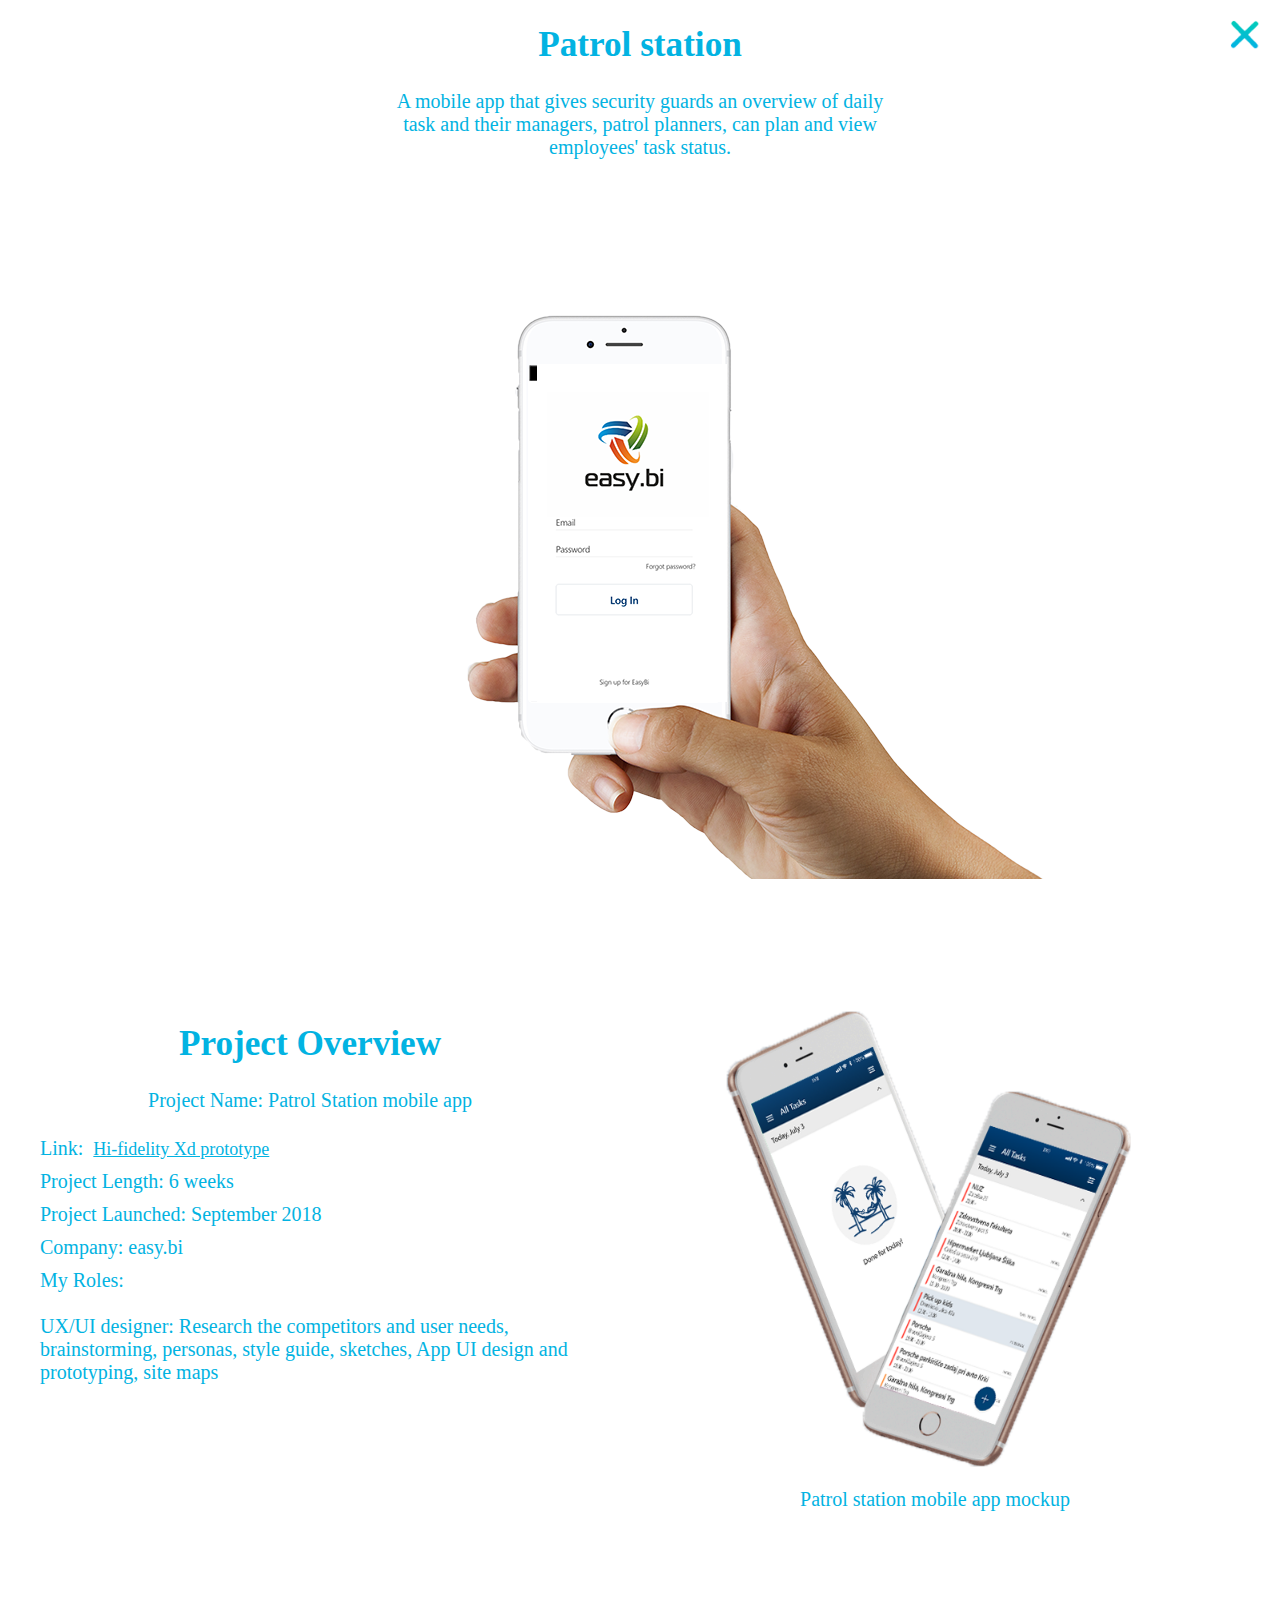
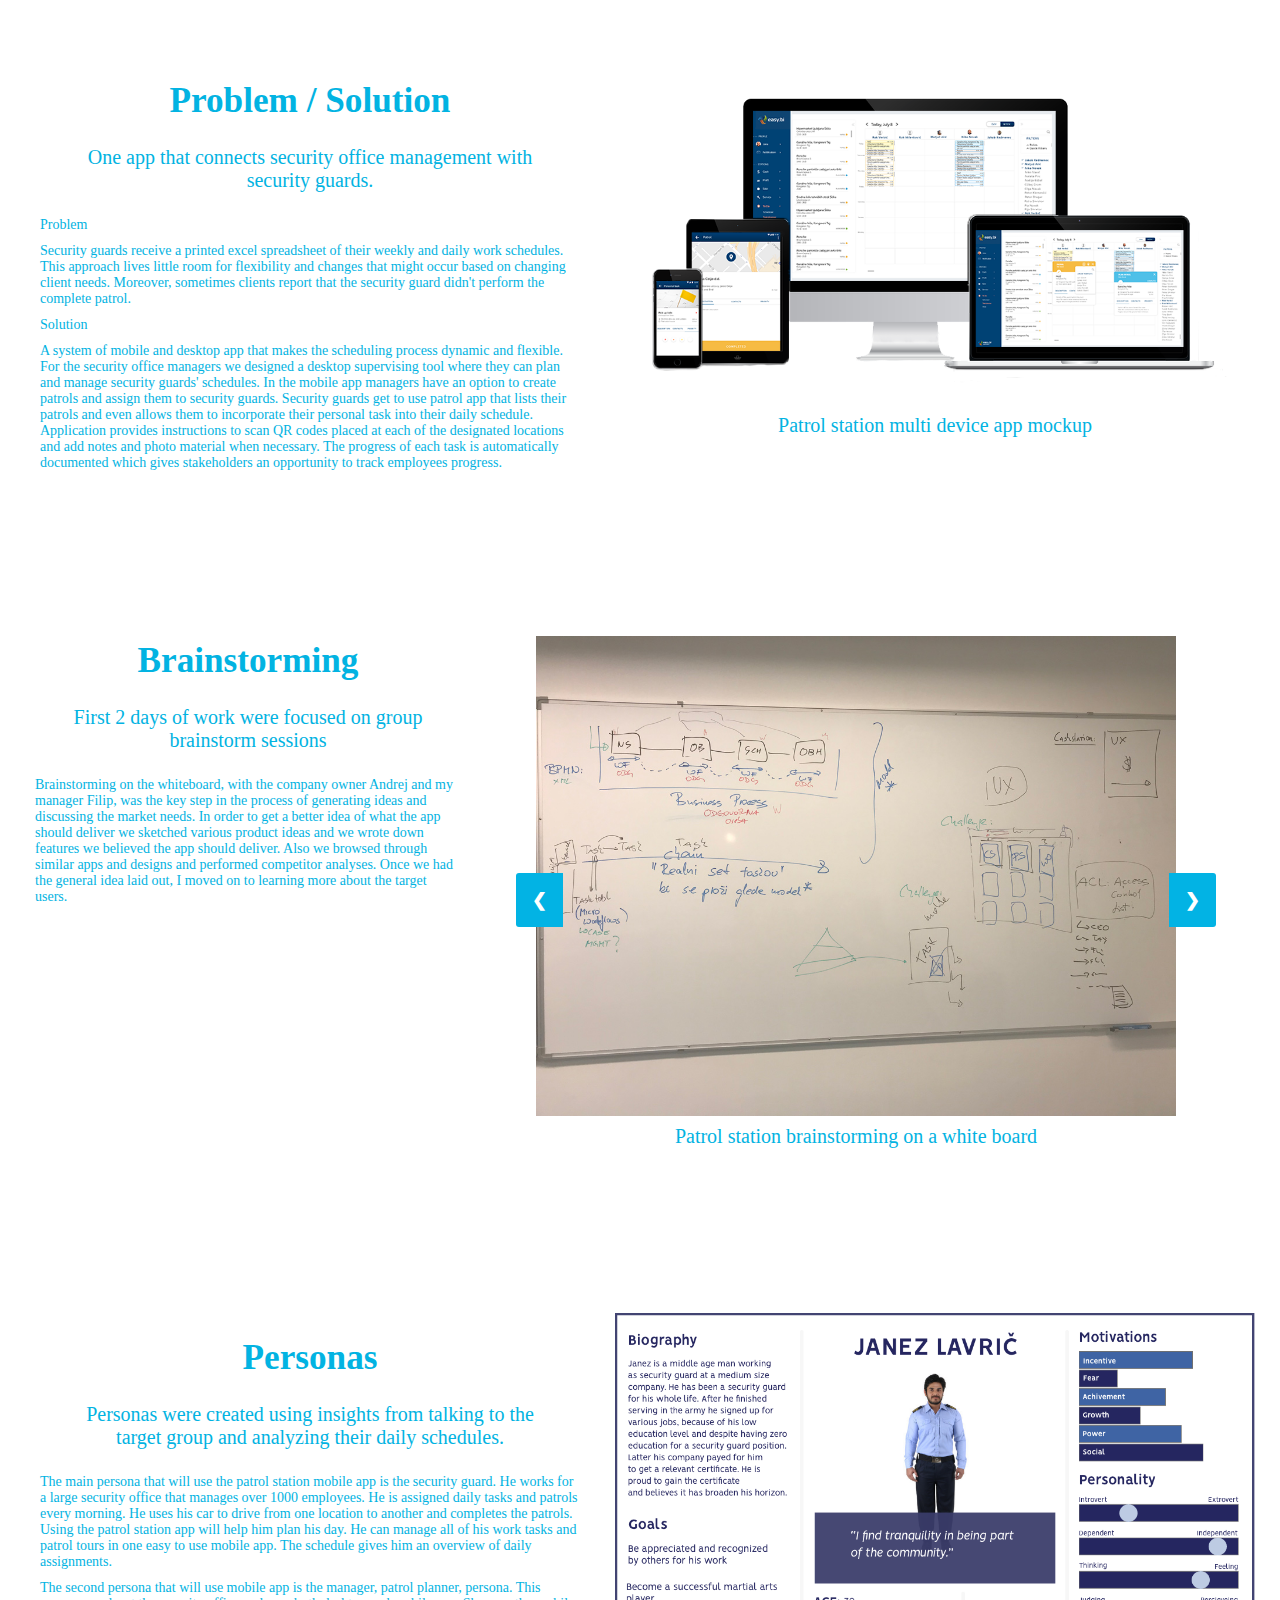
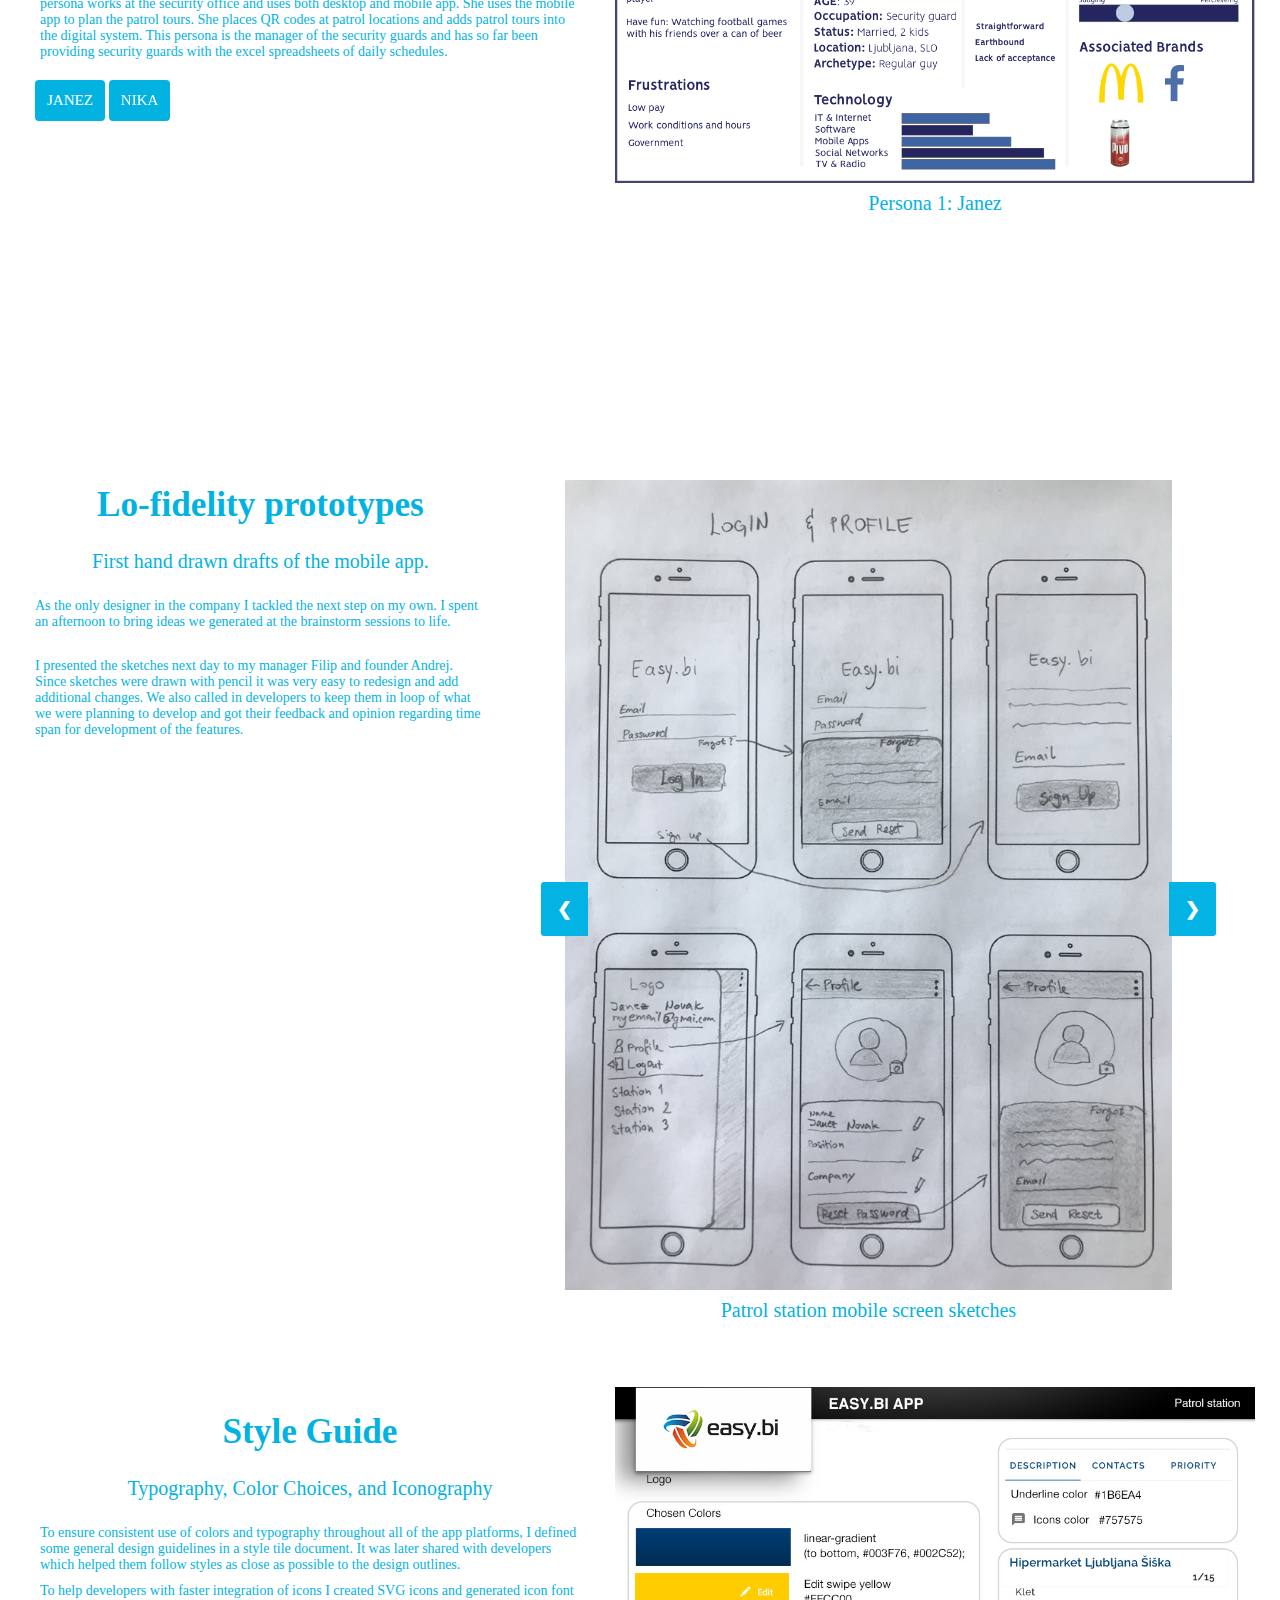
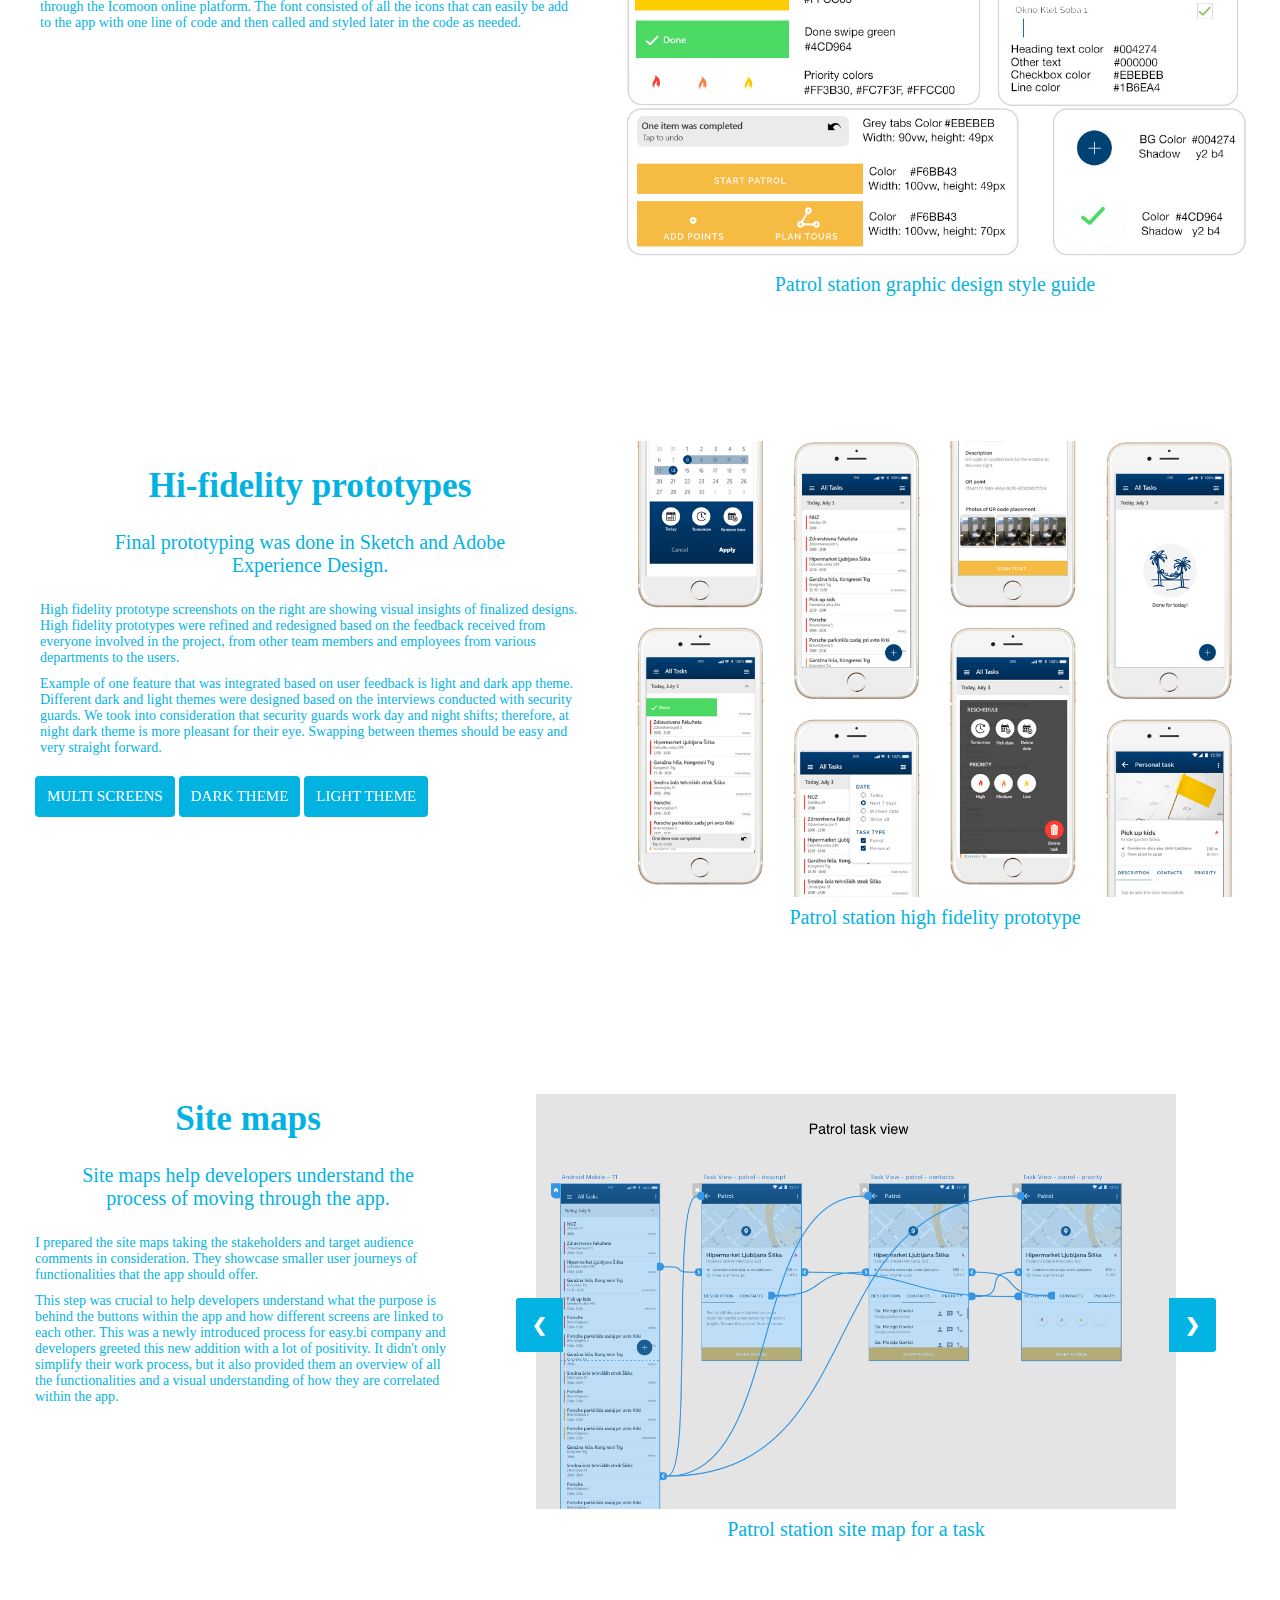
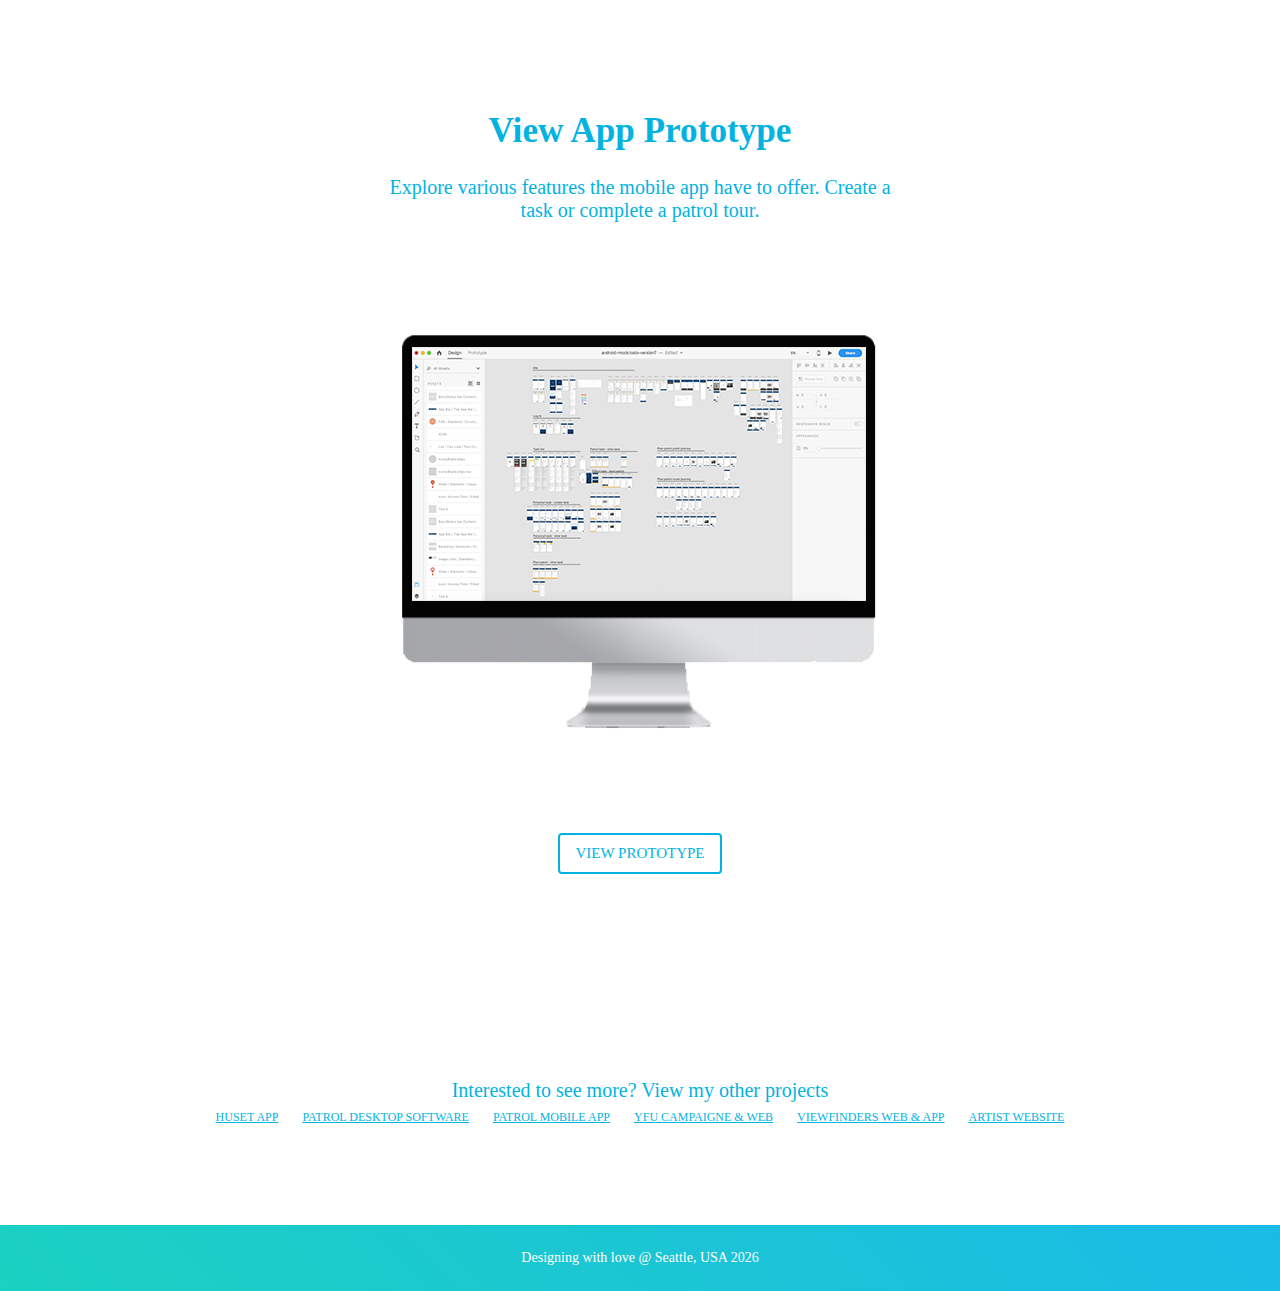
<file: patrol-mobile.html>
<!DOCTYPE html>
<html lang="en">
<head>
    <meta charset="utf-8">
    <meta name="viewport" content="width=device-width, initial-scale=1.0">
    <link rel="stylesheet" href="https://use.fontawesome.com/releases/v5.0.12/css/all.css" integrity="sha384-G0fIWCsCzJIMAVNQPfjH08cyYaUtMwjJwqiRKxxE/rx96Uroj1BtIQ6MLJuheaO9" crossorigin="anonymous">
    <title>Masa Wu Portfolio</title>
    <link href="https://fonts.googleapis.com/css?family=Abril+Fatface" rel="stylesheet">
    <link rel="stylesheet" href="css/style.css" type="text/css">
    <meta name="description" content="A mobile app that gives security guards an overview of daily task and their managers, patrol planners, can plan and view employees' task status.">
    <meta name="keywords" content="graphic design, user interface design, user experience design, app design, enterpreneurship, app mockup, app interface design, app promo, product design, software design">
    <link rel="shortcut icon" href="images/favicon.ico" type="image/x-icon">
<link rel="icon" href="images/favicon.ico" type="image/x-icon">
</head>


<body>
    <a href="index.html#portfolio"><img src="images/close.png" alt="cross to close the page" class="close-me"></a>

    <div class="intro">
        <div class="heading">
            <h1>Patrol station</h1>
            <h3>A mobile app that gives security guards an overview of daily task and their managers, patrol planners, can plan and view employees' task status.
</h3>
        </div>
        <div class="porfolio-content">
            <img class="intro-img first-img" src="images/patrol-mobile/patrol-app-mockup.png" alt="patrol station app mockup">

            <iframe class="viewfinder-clip" src="https://www.youtube.com/embed/Lx7W9jsbzcM" allow="accelerometer; autoplay; encrypted-media; gyroscope; picture-in-picture" allowfullscreen></iframe>


        </div>
    </div>

    <div class="space"></div>
    <section class="about">
        <div class="about-me">
            <div class="heading">
            <h1>Project Overview</h1>

            <h3>Project Name: Patrol Station mobile app</h3>
            </div>
            <h3>Link: <a class="huset-link" href="https://xd.adobe.com/view/c9663688-d632-4c09-7422-3ae1b102dde3-bf57/" target="_blank">Hi-fidelity Xd prototype</a></h3>
            <h3>Project Length: 6 weeks</h3>
            <h3>Project Launched: September 2018</h3>
            <h3>Company: easy.bi</h3>
            <h3>My Roles:<br>
            <br><strong>UX/UI designer:</strong> Research the competitors and user needs, brainstorming, personas, style guide, sketches, App UI design and prototyping, site maps<br>
            </h3>
        </div>
        <div class="resume huset-txt">
            <img src="images/patrol-mobile/phone-user-interface-mockup.png" alt="mockup of the interface design for patrol station mobile app" class="resume-img">
            <figcaption>Patrol station mobile app mockup</figcaption>
        </div>
    </section>

    <div class="space"></div>
    <section class="about">
        <div class="about-me">
           <div class="heading">
            <h1>Problem / Solution</h1>
            <h3>One app that connects security office management with security guards.</h3>
            </div>
            <p>Problem</p>
            <p>
Security guards receive a printed excel spreadsheet of their weekly and daily work schedules. This approach lives little room for flexibility and changes that might occur based on changing client needs. Moreover, sometimes clients report that the security guard didn't perform the complete patrol.
</p>
           <p>Solution</p>
            <p>
A system of mobile and desktop app that makes the scheduling process dynamic and flexible. For the security office managers we designed a desktop supervising tool where they can plan and manage security guards' schedules. In the mobile app managers have an option to create patrols and assign them to security guards. Security guards get to use patrol app that lists their patrols and even allows them to incorporate their personal task into their daily schedule. Application provides instructions to scan QR codes placed at each of the designated locations and add notes and photo material when necessary. The progress of each task is automatically documented which gives stakeholders an opportunity to track employees progress.

            </p>
        </div>
        <div class="resume huset-txt">
            <img src="images/patrol-mobile/taskStation-multiDeviceMock.png" alt="mockup of the interface design for patrol station web, tablet and app" class="resume-img yfu-full-img"><figcaption>Patrol station multi device app mockup</figcaption>
        </div>
    </section>

    <div class="space"></div>
    <section class="about">
        <div class="about-me">
           <div class="heading">
            <h1>Brainstorming</h1>
            <h3>First 2 days of work were focused on group brainstorm sessions</h3>
            </div>
            <p>
Brainstorming on the whiteboard, with the company owner Andrej and my manager Filip, was the key step in the process of generating ideas and discussing the market needs. In order to get a better idea of what the app should deliver we sketched various product ideas and we wrote down features we believed the app should deliver. Also we browsed through similar apps and designs and performed competitor analyses. Once we had the general idea laid out, I moved on to learning more about the target users.
            </p>
        </div>
        <div class="slideshow-container padding">
            <div class="mySlides fade">
            <img src="images/patrol-mobile/brainstorming1.jpg" alt="patrol station brainstorming on white board" class="resume-img"><figcaption>Patrol station brainstorming on a white board</figcaption>
            </div>
            <div class="mySlides fade">
            <img src="images/patrol-mobile/brainstorming2.jpg" alt="patrol station brainstorming on white board" class="resume-img">
            <figcaption>Patrol station brainstorming on a white board</figcaption>
            </div>
            <div class="mySlides fade">
            <img src="images/patrol-mobile/brainstorming3.jpg" alt="patrol station brainstorming on white board" class="resume-img">
            <figcaption>Patrol station brainstorming on a white board</figcaption>
            </div>
            <div class="mySlides fade">
            <img src="images/patrol-mobile/brainstorming4.jpg" alt="patrol station brainstorming on white board" class="resume-img">
            <figcaption>Patrol station brainstorming on a white board</figcaption>
            </div>
            <a class="prev" onclick="plusSlides(-1)">&#10094;</a>
<a class="next" onclick="plusSlides(1)">&#10095;</a>
        </div>
    </section>

    <div class="space"></div>
    <section id="btn" class="about">
        <div class="about-me">
           <div class="heading">
            <h1>Personas</h1>
            <h3> Personas were created using insights from talking to the target group and analyzing their daily schedules.</h3>
            </div>
            <p>The main persona that will use the patrol station mobile app is the security guard. He works for a large security office that manages over 1000 employees. He is assigned daily tasks and patrols every morning. He uses his car to drive from one location to another and completes the patrols. Using the patrol station app will help him plan his day. He can manage all of his work tasks and patrol tours in one easy to use mobile app. The schedule gives him an overview of daily assignments.
            </p><p>
The second persona that will use mobile app is the manager, patrol planner, persona. This persona works at the security office and uses both desktop and mobile app. She uses the mobile app to plan the patrol tours. She places QR codes at patrol locations and adds patrol tours into the digital system. This persona is the manager of the security guards and has so far been providing security guards with the excel spreadsheets of daily schedules.
            </p>
            <div class="buttons">
               <a href="#btn" class="email-me tobias-btn ">JANEZ</a>
                <a href="#btn" class="email-me maria-btn">NIKA</a>
            </div>
        </div>
        <div class="resume huset-txt">
            <img src="images/patrol-mobile/patrol-staton-persona.png" alt="Janez security guard persona" class="resume-img tobias-persona">
            <figcaption class="tobias-persona">Persona 1: Janez</figcaption>
            <img src="images/patrol-mobile/patrol-staton-persona2.png" alt="Nika patrol planner persona" class="resume-img maria-persona gone">
            <figcaption class="maria-persona gone">Persona 2: Nika</figcaption>
        </div>
    </section>
    <div class="space"></div>

    <div class="space"></div>
    <section class="about">
        <div class="about-me">
           <div class="heading">
            <h1>Lo-fidelity prototypes</h1>
            <h3>First hand drawn drafts of the mobile app.</h3>
            </div>
            <p>As the only designer in the company I tackled the next step on my own. I spent an afternoon to bring ideas we generated at the brainstorm sessions to life. </p>
            <br>
            <p>I presented the sketches next day to my manager Filip and founder Andrej. Since sketches were drawn with pencil it was very easy to redesign and add additional changes. We also called in developers to keep them in loop of what we were planning to develop and got their feedback and opinion regarding time span for development of the features.
            </p>
        </div>
        <div class="slideshow-container2 padding">
          <div class="mySlides2 fade">
            <img src="images/patrol-mobile/patrol-sketch-1.jpg" alt="patrol station sketch" class="resume-img">
            <figcaption>Patrol station mobile screen sketches</figcaption>
            </div>
           <div class="mySlides2 fade">
            <img src="images/patrol-mobile/patrol-sketch-2.jpg" alt="patrol station sketch" class="resume-img">
            <figcaption>Patrol station mobile screen sketches</figcaption>
            </div>
            <div class="mySlides2 fade">
            <img src="images/patrol-mobile/patrol-sketch-3.jpg" alt="patrol station sketch" class="resume-img">
            <figcaption>Patrol station mobile screen sketches</figcaption>
            </div>
            <div class="mySlides2 fade">
            <img src="images/patrol-mobile/patrol-sketch-4.jpg" alt="patrol station sketch" class="resume-img">
            <figcaption>Patrol station mobile screen sketches</figcaption>
            </div>
            <div class="mySlides2 fade">
            <img src="images/patrol-mobile/patrol-sketch-5.jpg" alt="patrol station sketch" class="resume-img">
            <figcaption>Patrol station mobile screen sketches</figcaption>
            </div>
            <a class="prev2" onclick="plusSlides2(-1)">&#10094;</a>
<a class="next2" onclick="plusSlides2(1)">&#10095;</a>
        </div>
    </section>

    <section class="about">
        <div class="about-me">
           <div class="heading">
            <h1>Style Guide</h1>
            <h3> Typography, Color Choices, and Iconography</h3>
            </div>
            <p>To ensure consistent use of colors and typography throughout all of the app platforms, I defined some general design guidelines in a style tile document. It was later shared with developers which helped them follow styles as close as possible to the design outlines.
            </p>
            <p>To help developers with faster integration of icons I created SVG icons and generated icon font through the Icomoon online platform. The font consisted of all the icons that can easily be add to the app with one line of code and then called and styled later in the code as needed.
            </p>
        </div>
        <div class="resume huset-txt">
            <img src="images/patrol-mobile/style-tile_patrol-station.jpg" alt="style tile for patrol station mobile app" class="resume-img">
            <figcaption>Patrol station graphic design style guide</figcaption>
        </div>
    </section>

    <div class="space"></div>
    <section id="btn2" class="about">
        <div class="about-me">
            <div class="heading">
            <h1>Hi-fidelity prototypes</h1>
            <h3>Final prototyping was done in Sketch and Adobe Experience Design.</h3>
            </div>
            <p>High fidelity prototype screenshots on the right are showing visual insights of finalized designs. High fidelity prototypes were refined and redesigned based on the feedback received from everyone involved in the project, from other team members and employees from various departments to the users. </p>
            <p>Example of one feature that was integrated based on user feedback is light and dark app theme. Different dark and light themes were designed based on the interviews conducted with security guards. We took into consideration that security guards work day and night shifts; therefore, at night dark theme is more pleasant for their eye. Swapping between themes should be easy and very straight forward.
            </p>
            <div class="buttons">
              <a href="#btn2" class="email-me btn1">MULTI SCREENS</a>
               <a href="#btn2" class="email-me btn2">DARK THEME</a>
                <a href="#btn2" class="email-me btn3">LIGHT THEME</a>
            </div>
        </div>
        <div class="resume huset-txt">
            <img src="images/patrol-mobile/multi-phone-mockup1.jpg" alt="multi phone mock patrol mobile app" class="resume-img first">
            <figcaption class="persona1">Patrol station high fidelity prototype</figcaption>
            <img src="images/patrol-mobile/dark-theme-patrol.jpg" alt="dark theme patrol mobile app" class="resume-img second gone">
            <figcaption class="persona2 gone">Patrol station dark theme</figcaption>
            <img src="images/patrol-mobile/light-theme-patrol.jpg" alt="light theme patrol mobile app" class="resume-img third gone">
            <figcaption class="persona3 gone">Patrol station light theme</figcaption>
        </div>
    </section>

    <div class="space"></div>
    <section class="about">
        <div class="about-me">
           <div class="heading">
            <h1>Site maps</h1>
            <h3>Site maps help developers understand the process of moving through the app. </h3>
            </div>
            <p>I prepared the site maps taking the stakeholders and target audience comments in consideration. They showcase smaller user journeys of functionalities that the app should offer.
</p>
            <p>This step was crucial to help developers understand what the purpose is behind the buttons within the app and how different screens are linked to each other. This was a newly introduced process for easy.bi company and developers greeted this new addition with a lot of positivity. It didn't only simplify their work process, but it also provided them an overview of all the functionalities and a visual understanding of how they are correlated within the app.
            </p>
        </div>
<div class="slideshow-container3 padding">
           <div class="mySlides3 fade">
            <img src="images/patrol-mobile/sitemap-patrol-task-view.png" alt="sitemap patrol" class="resume-img">
            <figcaption>Patrol station site map for a task</figcaption>
            </div>
            <div class="mySlides3 fade">
            <img src="images/patrol-mobile/sitemap-patrol-tour.png" alt="sitemap patrol mobile app" class="resume-img">
            <figcaption>Patrol station site map for a tour</figcaption>
            </div>
            <div class="mySlides3 fade">
            <img src="images/patrol-mobile/sitemap-personal-task-view.png" alt="sitemap patrol mobile app" class="resume-img"><figcaption>Patrol station site map for a personal task</figcaption>
            </div>
            <div class="mySlides3 fade">
            <img src="images/patrol-mobile/sitemap-personal-to-do.png" alt="sitemap patrol mobile app" class="resume-img"><figcaption>Patrol station site map for the to do list</figcaption>
            </div>
            <div class="mySlides3 fade">
            <img src="images/patrol-mobile/sitemap-plan%20patrol-task-view.png" alt="sitemap patrol mobile app" class="resume-img"><figcaption>Patrol station site map for planing patrols</figcaption>
            </div>
            <div class="mySlides3 fade">
            <img src="images/patrol-mobile/sitemap-plan-patrol-add-point.png" alt="sitemap patrol mobile app" class="resume-img"><figcaption>Patrol station site map for planing a patrol</figcaption>
            </div>
            <div class="mySlides3 fade">
            <img src="images/patrol-mobile/sitemap-plan-patrol-tour.png" alt="sitemap patrol mobile app" class="resume-img"><figcaption>Patrol station site map for planing a tour</figcaption>
            </div>
            <a class="prev3" onclick="plusSlides3(-1)">&#10094;</a>
<a class="next3" onclick="plusSlides3(1)">&#10095;</a>
        </div>
    </section>

<div class="space"></div>
        <div class="intro">
        <div class="heading">
            <h1>View App Prototype</h1>
<h3>Explore various features the mobile app have to offer. Create a task or complete a patrol tour.</h3>
        </div>
        <div class="porfolio-content">
          <a href="https://xd.adobe.com/view/c9663688-d632-4c09-7422-3ae1b102dde3-bf57/">
           <img class="img1 intro-img" src="images/patrol-mobile/patrol-slideshow-placeholder.png" alt="view prototype mcokup">
           <img class="img2 intro-img gone" src="images/patrol-mobile/patrol-slideshow-placeholder2.png" alt="view prototype mockup">
           </a>
        </div>
        <div class="porfolio-content">
        <a href="https://xd.adobe.com/view/c9663688-d632-4c09-7422-3ae1b102dde3-bf57/" target="_blank" class="cv-btn">VIEW PROTOTYPE</a>
            </div>
            <div class="space"></div>
            <div class="space"></div>
            <div class="container-project-links">
            <h3>Interested to see more? View my other projects</h3>
            <ul>
                <li class="project-links">
                    <a href="huset.html">HUSET APP</a>
                    <a href="patrol-desktop.html">PATROL DESKTOP SOFTWARE</a>
                    <a href="patrol-mobile.html">PATROL MOBILE APP</a>
                    <a href="yfu.html">YFU CAMPAIGNE & WEB</a>
                    <a href="viewfinders.html">VIEWFINDERS WEB & APP</a>
                    <a href="gabrielenicola.html">ARTIST WEBSITE</a>
                </li>
            </ul>
            </div>
            <div class="space"></div>
    </div>
    <footer class="subpage">
        <p id="demo"></p>
    </footer>
    <script src="js/script-patrol-mobile.js"></script>
</body>
</html>
</file>
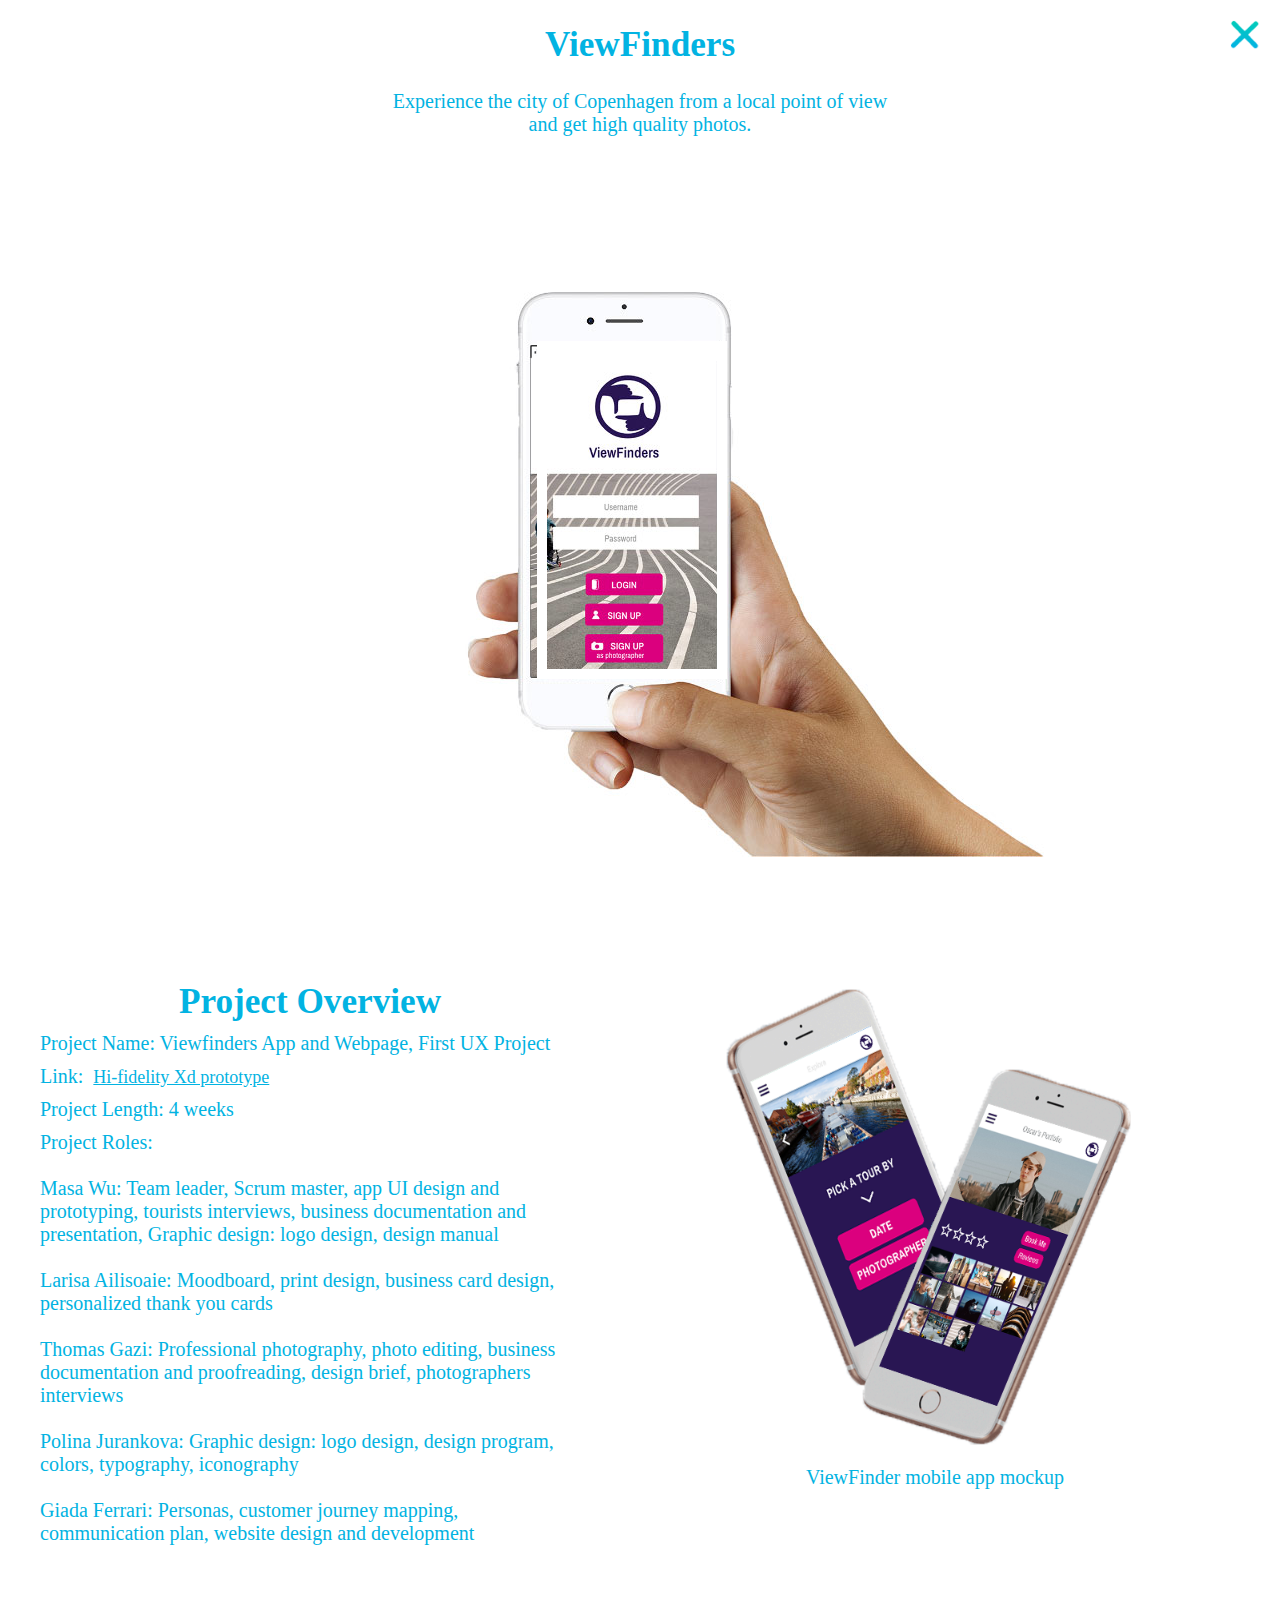
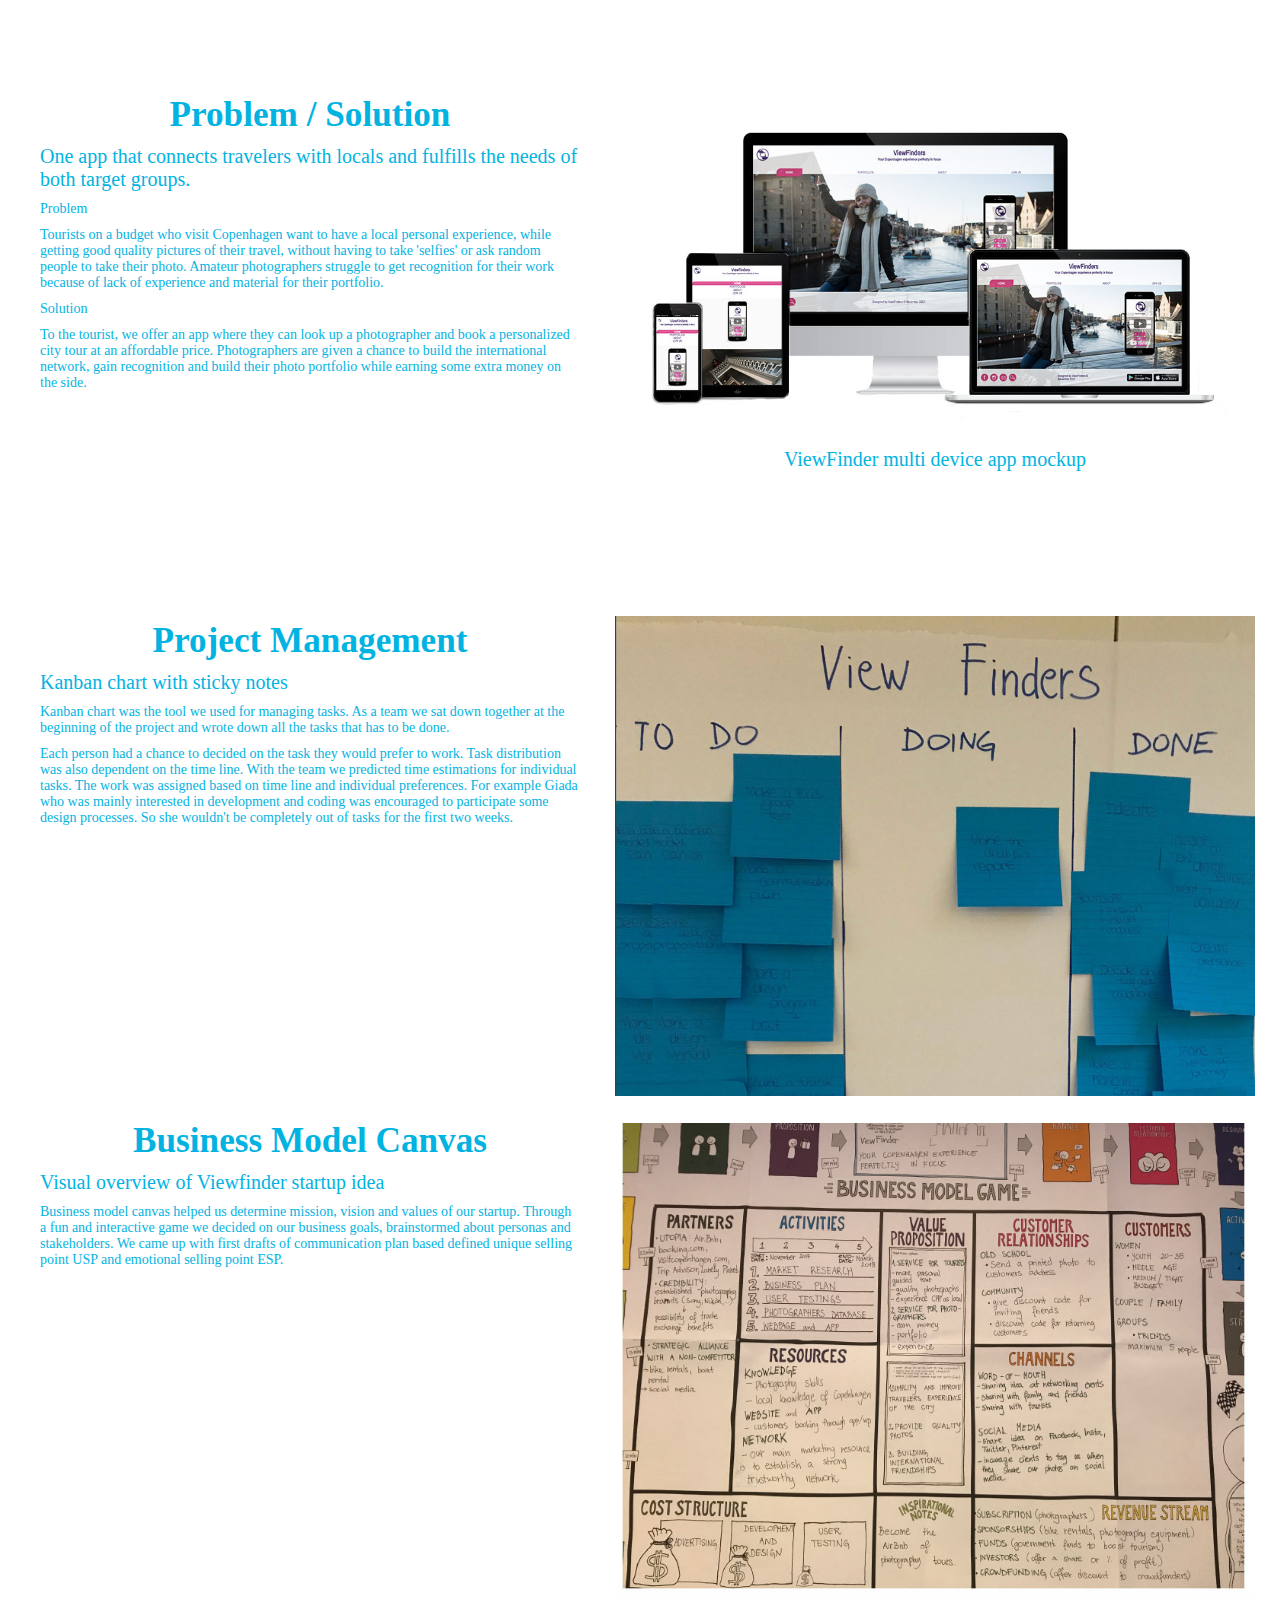
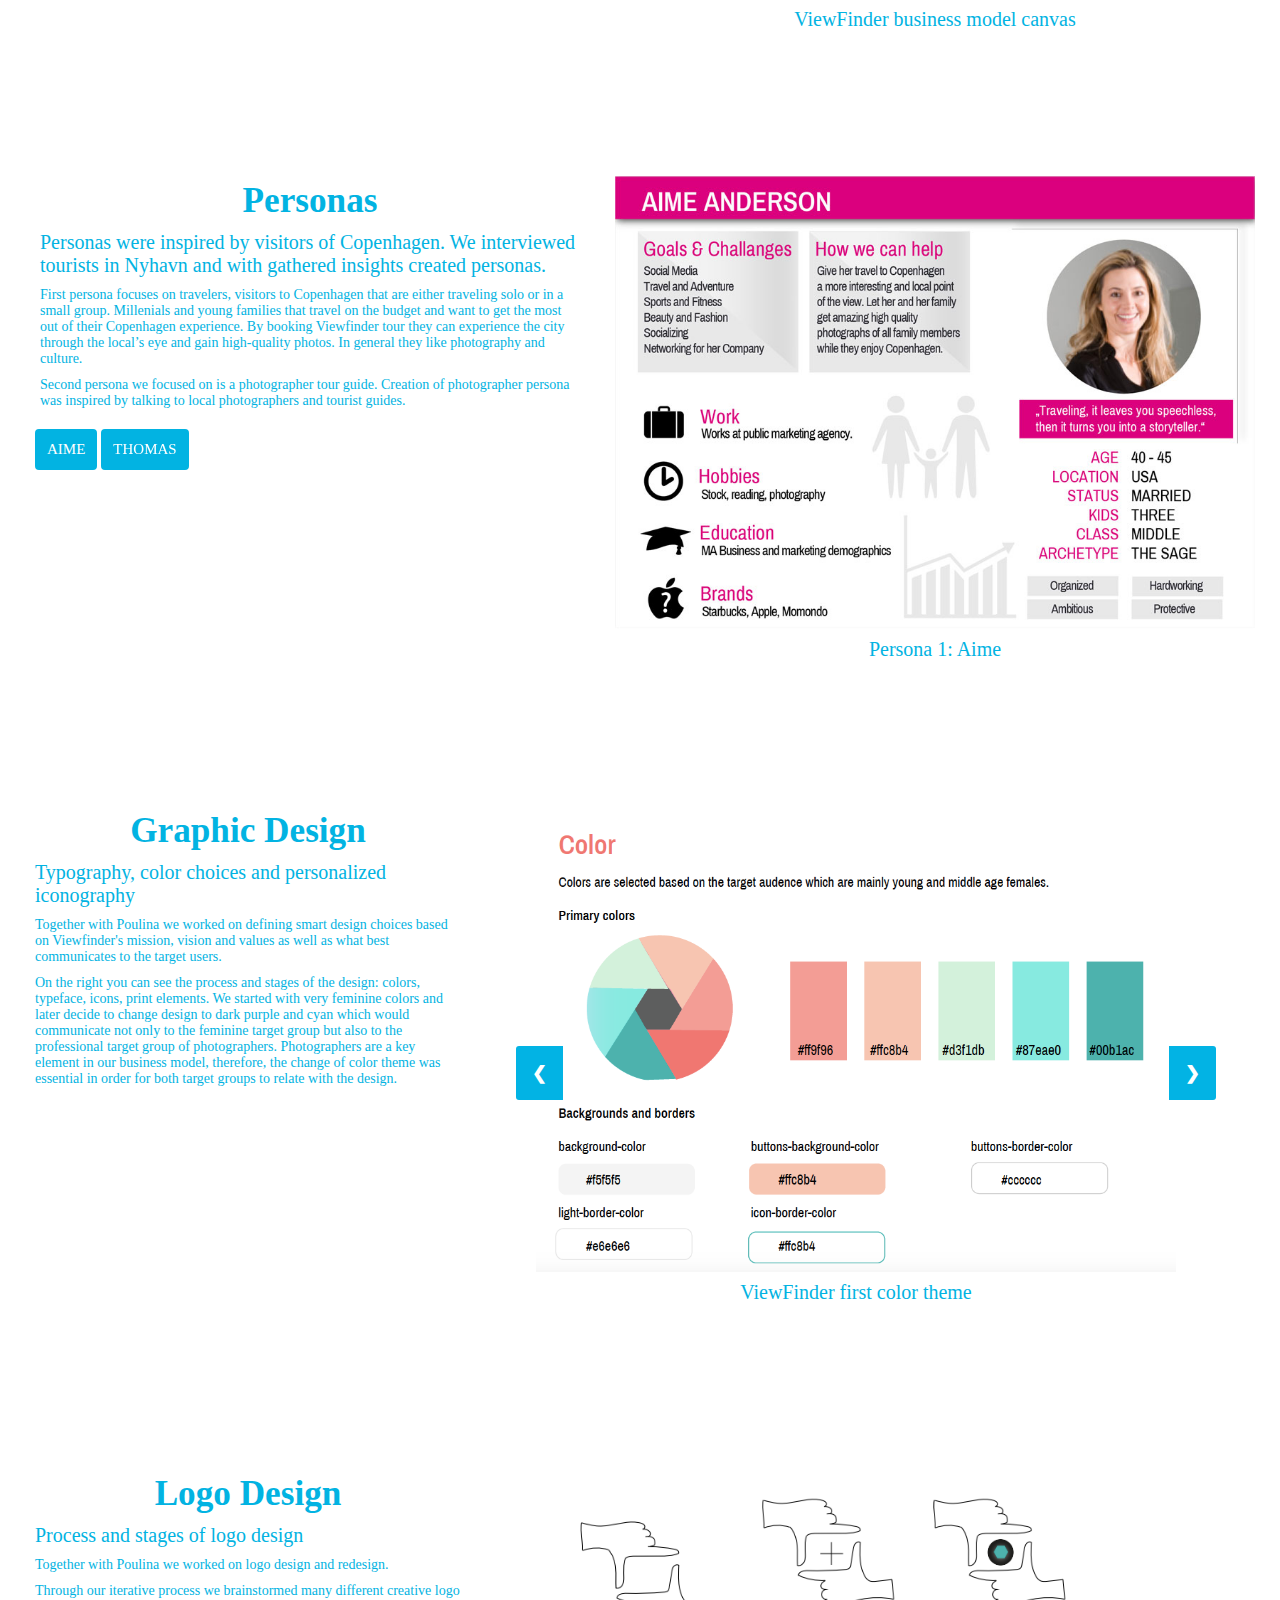
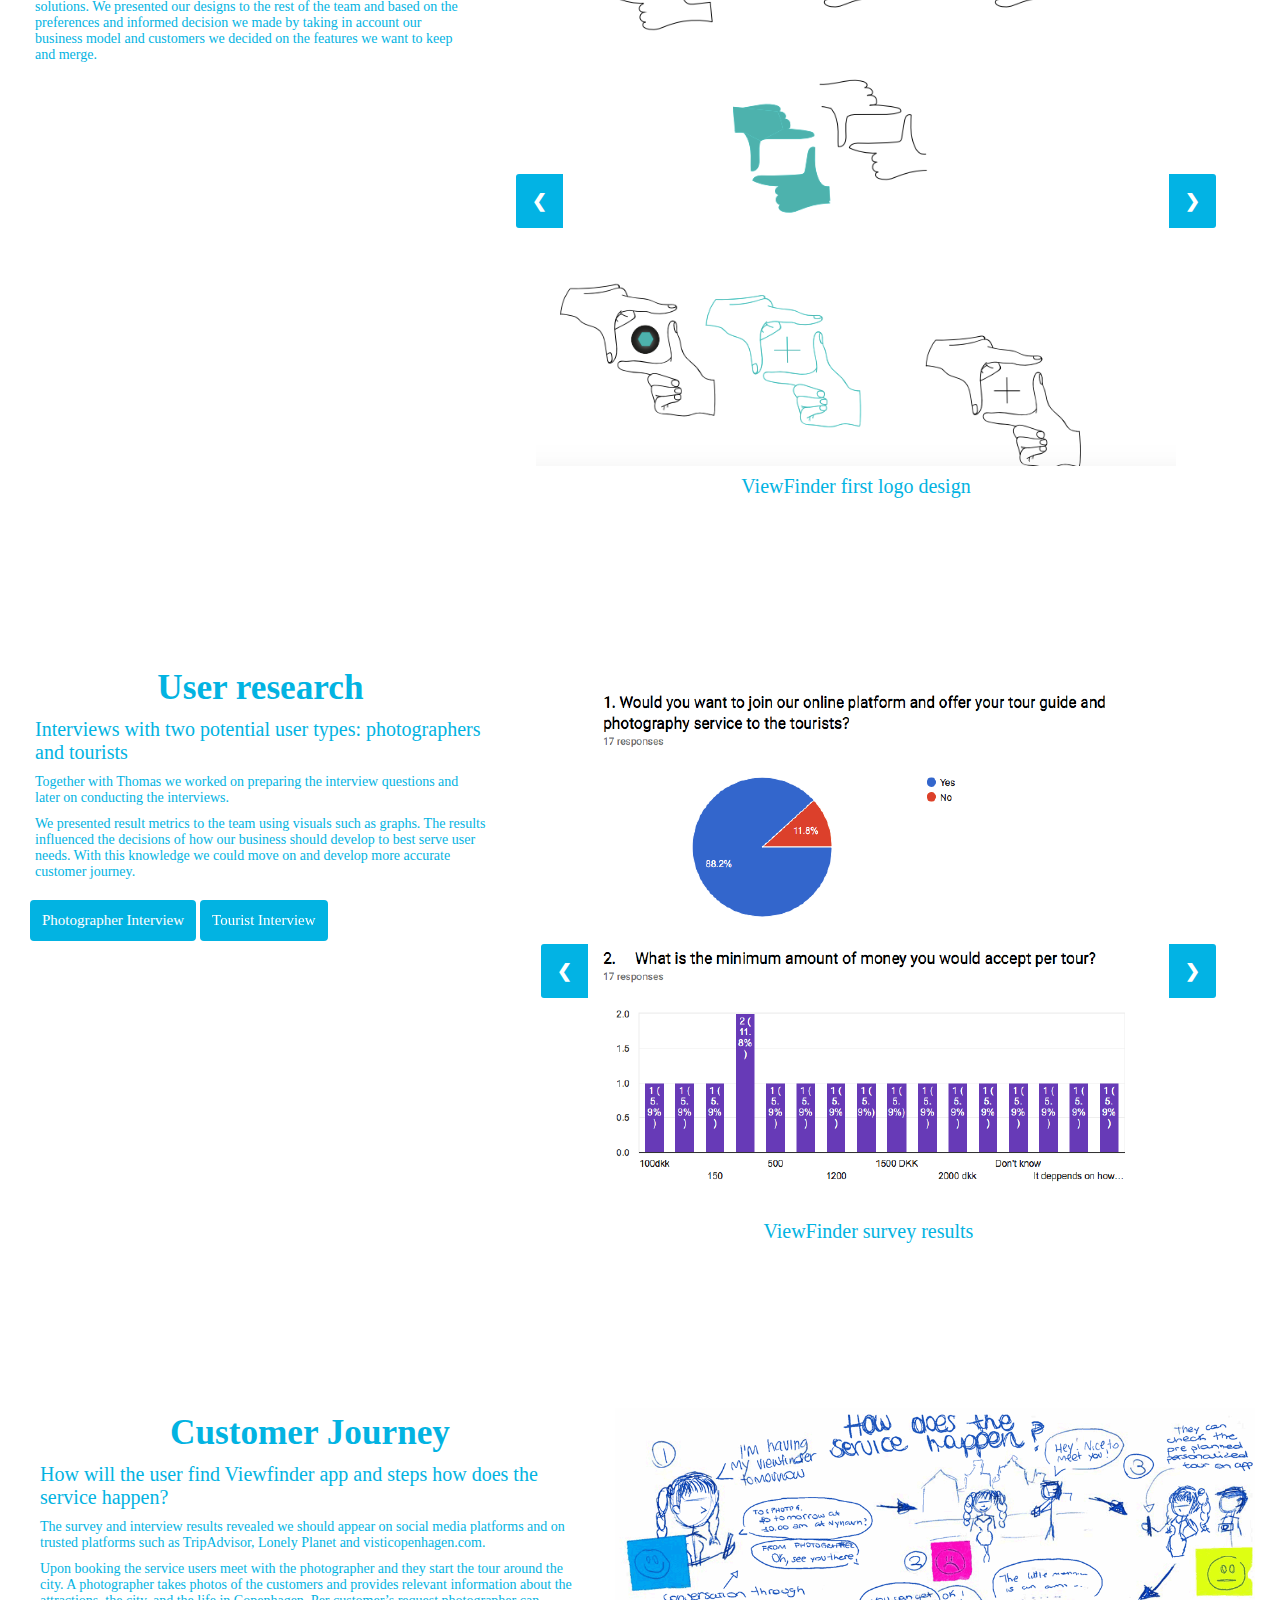
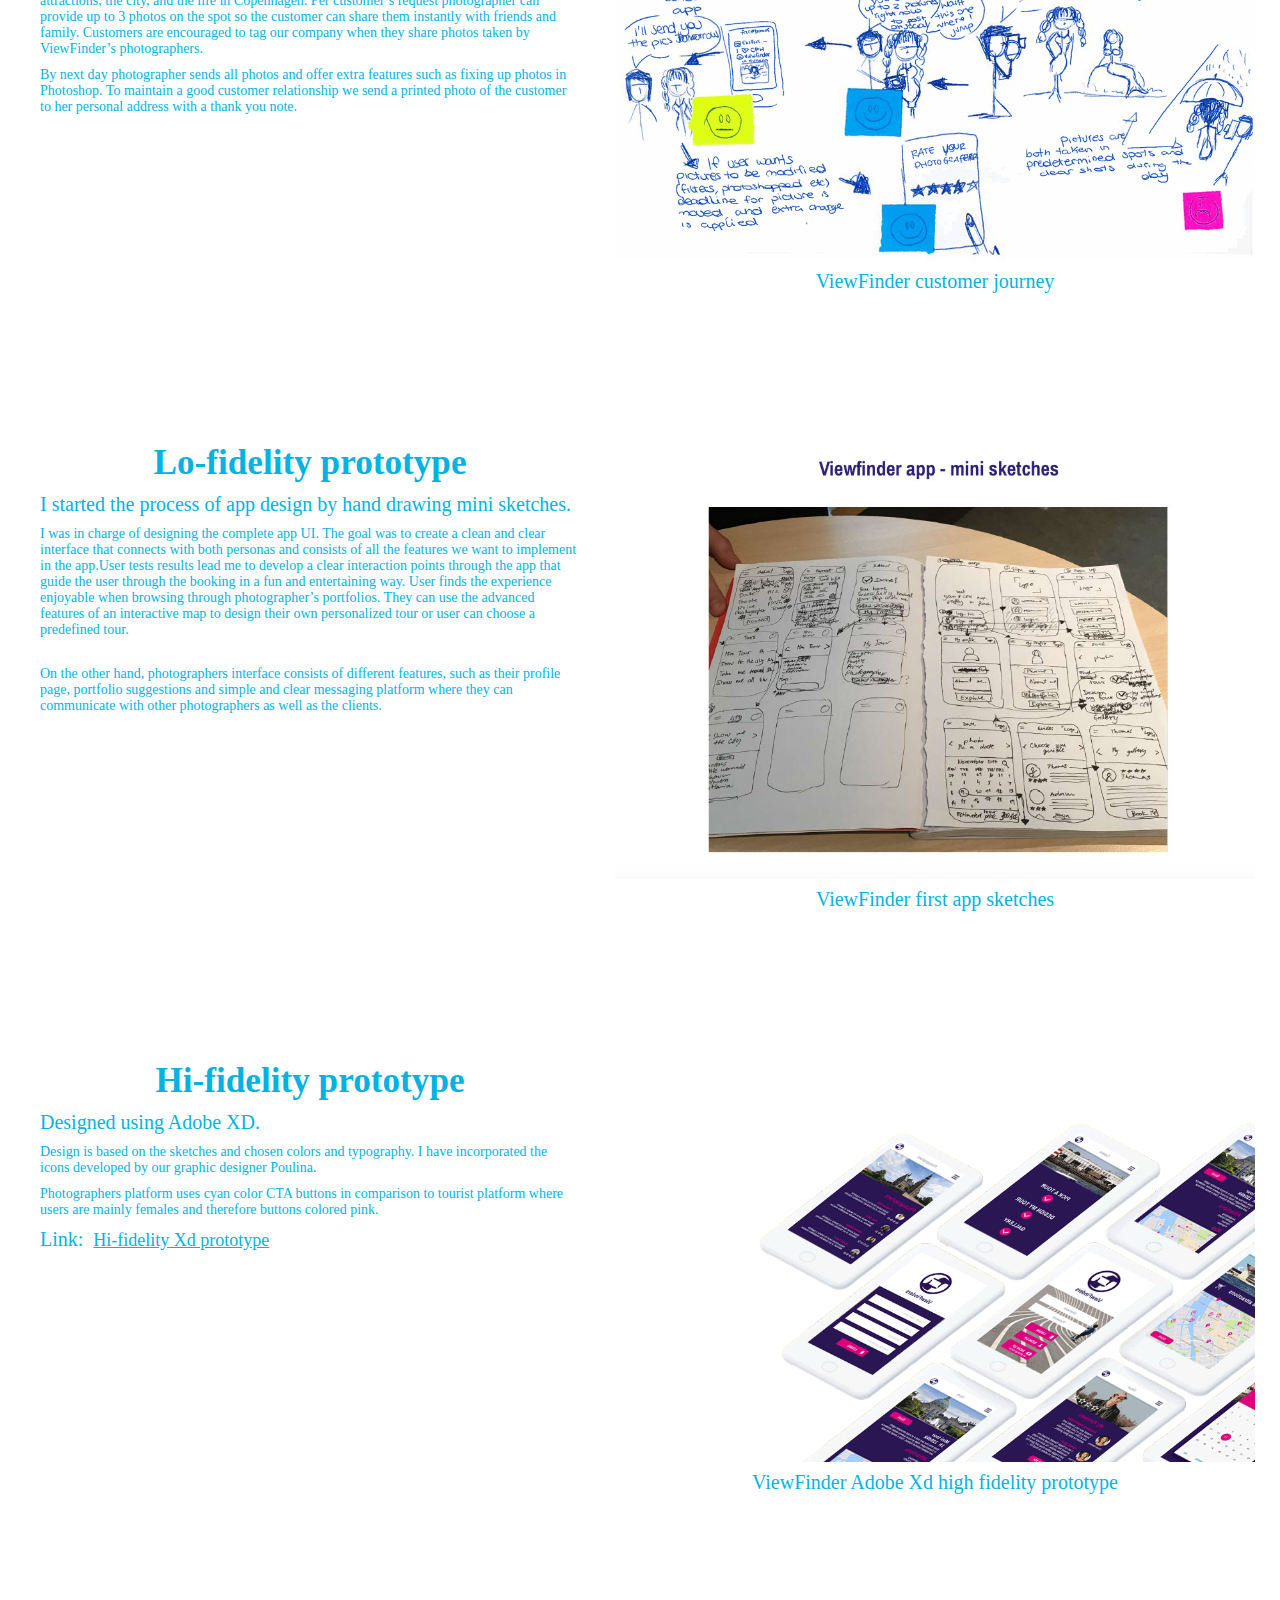
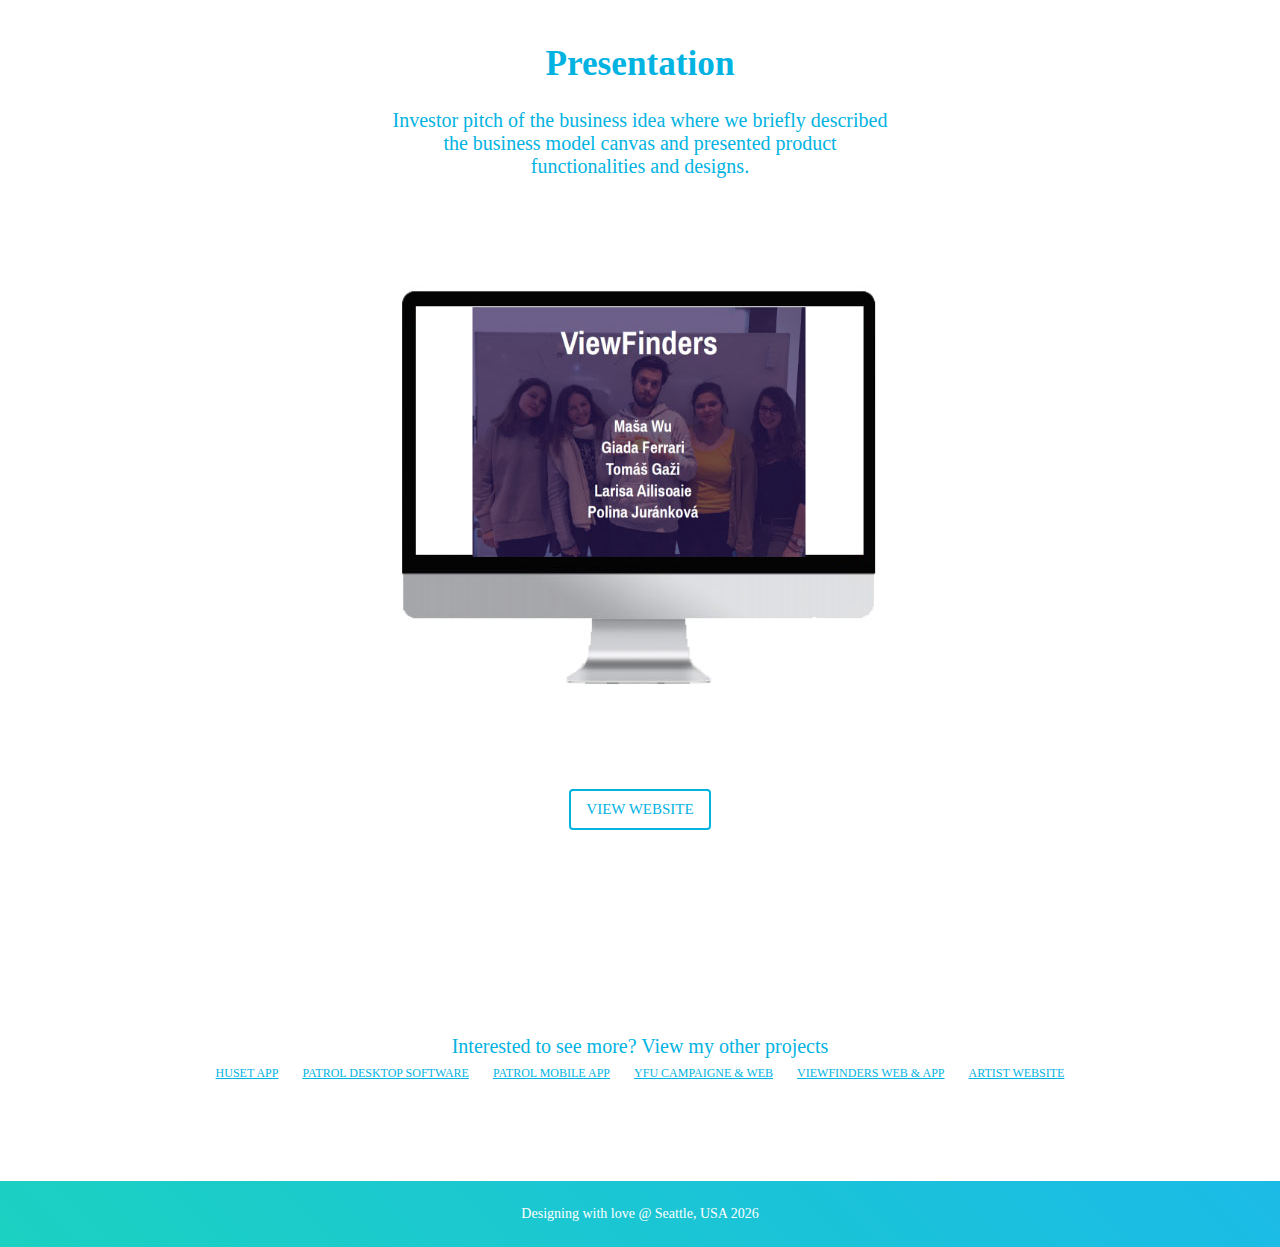
<file: viewfinders.html>
<!DOCTYPE html>
<html lang="en">
<head>
    <meta charset="utf-8">
    <meta name="viewport" content="width=device-width, initial-scale=1.0">
    <link rel="stylesheet" href="https://use.fontawesome.com/releases/v5.0.12/css/all.css" integrity="sha384-G0fIWCsCzJIMAVNQPfjH08cyYaUtMwjJwqiRKxxE/rx96Uroj1BtIQ6MLJuheaO9" crossorigin="anonymous">
    <title>Masa Wu Portfolio</title>
    <link href="https://fonts.googleapis.com/css?family=Abril+Fatface" rel="stylesheet">
    <link rel="stylesheet" href="css/style.css" type="text/css">
    <meta name="description" content="Viewfinders is an app where turists can book the photo tour with the local photographer. From the concep to design of webpage and app of the user interface.">
    <meta name="keywords" content="graphic design, user interface design, user experience design, app design, enterpreneurship, app mockup, app interface design, app promo">
    <link rel="shortcut icon" href="images/favicon.ico" type="image/x-icon">
<link rel="icon" href="images/favicon.ico" type="image/x-icon">
</head>


<body>
    <a href="index.html#portfolio"><img src="images/close.png" alt="cross to close the page" class="close-me"></a>

    <div class="intro">
        <div class="heading">
            <h1>ViewFinders</h1>
            <h3>Experience the city of Copenhagen from a local point of view and get high quality photos.
</h3>
        </div>
        <div class="porfolio-content">
            <img class="intro-img first-img" src="images/viewfinders/viewfinders-phone-video-mockup.jpg" alt="viewfinders app mockup">
            <iframe class="viewfinder-clip" src="https://www.youtube.com/embed/V_b_9615V_0?rel=0" allow="autoplay; encrypted-media" allowfullscreen></iframe>
        </div>
    </div>

    <div class="space"></div>
    <section class="about">
        <div class="about-me">
            <h1>Project Overview</h1>

            <h3>Project Name: Viewfinders App and Webpage, First UX Project</h3>
            <h3>Link: <a class="huset-link" href="https://xd.adobe.com/view/60df6885-31ab-4c27-8f8a-3a04c19e7b34/" target="_blank">Hi-fidelity Xd prototype</a></h3>

            <h3>Project Length: 4 weeks</h3>
            <h3>Project Roles:<br>
            <br><strong>Masa Wu:</strong> Team leader, Scrum master, app UI design and prototyping, tourists interviews, business documentation and presentation, Graphic design: logo design, design manual<br>
                <br><strong>Larisa Ailisoaie:</strong> Moodboard, print design, business card design, personalized thank you cards<br>
                <br><strong>Thomas Gazi:</strong> Professional photography, photo editing, business documentation and proofreading, design brief, photographers interviews<br>
                <br><strong>Polina Jurankova:</strong> Graphic design: logo design, design program, colors, typography, iconography<br>
                <br><strong>Giada Ferrari:</strong> Personas, customer journey mapping, communication plan, website design and development
            </h3>
        </div>
        <div class="resume huset-txt">
            <img src="images/viewfinders/phone-user-interface-mockup.png" alt="mockup of the interface design for viewfinder app" class="resume-img">
            <figcaption>ViewFinder mobile app mockup</figcaption>
        </div>
    </section>

    <div class="space"></div>
    <section class="about">
        <div class="about-me">
            <h1>Problem / Solution</h1>
            <h3>One app that connects travelers with locals and fulfills the needs of both target groups.</h3>
            <p>Problem</p>
            <p>
Tourists on a budget who visit Copenhagen want to have a local personal experience,
while getting good quality pictures of their travel, without having to take 'selfies' or
ask random people to take their photo.
Amateur photographers struggle to get recognition for their work because of lack
of experience and material for their portfolio.</p>
           <p>Solution</p>
            <p>
To the tourist, we offer an app where they can look up a photographer and book
a personalized city tour at an affordable price.
Photographers are given a chance to build the international network, gain recognition
and build their photo portfolio while earning some extra money on the side.
            </p>
        </div>
        <div class="resume huset-txt">
            <img src="images/viewfinders/viewfinders-multi-device-mock.jpg" alt="mockup of the interface design for viewfinders web, tablet and app" class="resume-img yfu-full-img">
            <figcaption>ViewFinder multi device app mockup</figcaption>
        </div>
    </section>

    <div class="space"></div>
    <section class="about">
        <div class="about-me">
            <h1>Project Management</h1>
            <h3>Kanban chart with sticky notes</h3>
            <p>
Kanban chart was the tool we used for managing tasks. As a team we sat down together at the beginning of the project and wrote down all the tasks that has to be done.
            </p>
            <p>
                Each person had a chance to decided on the task they would prefer to work. Task distribution was also dependent on the time line. With the team we predicted time estimations for individual tasks. The work was assigned based on time line and individual preferences. For example Giada who was mainly interested in development and coding was encouraged to participate some design processes. So she wouldn't be completely out of tasks for the first two weeks.
            </p>
            <p>
            </p>
        </div>
        <div class="resume huset-txt hight-scroll">
            <img src="images/viewfinders/kanban-chart.jpg" alt="kanban chart" class="resume-img">
            <figcaption>Kanban chart</figcaption>
        </div>
    </section>

    <section class="about">
        <div class="about-me">
            <h1>Business Model Canvas</h1>
            <h3>Visual overview of Viewfinder startup idea</h3>
            <p>
Business model canvas helped us determine mission, vision and values of our startup. Through a fun and interactive game we decided on our business goals, brainstormed about personas and stakeholders. We came up with first drafts of communication plan based defined unique selling point USP and emotional selling point ESP.
            </p>
            <p>
            </p>
        </div>
        <div class="resume huset-txt">
            <img src="images/viewfinders/business-model-canvas.jpg" alt="business model canvas" class="resume-img yfu-full-img"><figcaption>ViewFinder business model canvas</figcaption>
        </div>
    </section>
    <div class="space"></div>
    <section id="btn" class="about">
        <div class="about-me">
            <h1>Personas</h1>
            <h3> Personas were inspired by visitors of Copenhagen. We interviewed tourists in Nyhavn and with gathered insights created personas.</h3>
            <p>First persona focuses on travelers, visitors to Copenhagen that are either
traveling solo or in a small group. Millenials and young families that travel
on the budget and want to get the most out of their Copenhagen experience.
By booking Viewfinder tour they can experience the city through the local’s eye
and gain high-quality photos. In general they like photography and culture.

            </p><p>
Second persona we focused on is a photographer tour guide. Creation of photographer persona was inspired by talking to local photographers and tourist guides.
            </p>
            <div class="buttons">
               <a href="#btn" class="email-me tobias-btn ">AIME</a>
                <a href="#btn" class="email-me maria-btn">THOMAS</a>
            </div>
        </div>
        <div class="resume huset-txt">
            <img src="images/viewfinders/viewfinders-personas-18.jpg" alt="Aime turist persona" class="resume-img tobias-persona">
            <figcaption class="tobias-persona">Persona 1: Aime</figcaption>
            <img src="images/viewfinders/viewfinders-personas-19.jpg" alt="Tomas photographer persona" class="resume-img maria-persona gone">
            <figcaption class="maria-persona gone">Persona 2: Tomas</figcaption>
        </div>
    </section>
    <div class="space"></div>
    <section class="about">
        <div class="about-me">
            <h1>Graphic Design</h1>
            <h3>Typography, color choices and personalized iconography</h3>
            <p>Together with Poulina we worked on defining smart design choices based on Viewfinder's mission, vision and values as well as what best communicates to the target users.</p>
            <p>On the right you can see the process and stages of the design: colors, typeface, icons, print elements. We started with very feminine colors and later decide to change design to dark purple and cyan which would communicate not only to the feminine target group but also to the professional target group of photographers. Photographers are a key element in our business model, therefore, the change of color theme was essential in order for both target groups to relate with the design.
            </p>
        </div>
        <div class="slideshow-container padding">
            <div class="mySlides fade">
            <img src="images/viewfinders/viewfinders-design-colors.png" alt="viewfinders design color choices" class="resume-img"><figcaption>ViewFinder first color theme</figcaption>
            </div>
            <div class="mySlides fade">
            <img src="images/viewfinders/viewfinders-desing-typography.png" alt="design typography choices" class="resume-img"><figcaption>ViewFinder typography</figcaption>
            </div>
            <div class="mySlides fade">
            <img src="images/viewfinders/viewfinders-desing-icons.png" alt="design iconography, icon design" class="resume-img"><figcaption>ViewFinder icon design</figcaption>
            </div>
            <div class="mySlides fade">
            <img src="images/viewfinders/viewfinder-new-color-design.png" alt="final color design" class="resume-img"><figcaption>ViewFinder new color theme</figcaption>
            </div>
            <div class="mySlides fade">
            <img src="images/viewfinders/viewfinder-new-icon1-design.png" alt="final icon design" class="resume-img"><figcaption>ViewFinder new icon design</figcaption>
            </div>
            <div class="mySlides fade">
            <img src="images/viewfinders/viewfinder-new-icon2-design.png" alt="final icon design" class="resume-img"><figcaption>ViewFinder new icon design</figcaption>
            </div>
            <div class="mySlides fade">
            <img src="images/viewfinders/viewfinder-new-icon3-design.png" alt="final icon design" class="resume-img"><figcaption>ViewFinder new icon design</figcaption>
            </div>
            <div class="mySlides fade">
            <img src="images/viewfinders/viewfinder-new-icon4-design.png" alt="final icon design" class="resume-img"><figcaption>ViewFinder new icon design</figcaption>
            </div>
            <div class="mySlides fade">
            <img src="images/viewfinders/viewfinder-new-manual-design.png" alt="final manual design" class="resume-img"><figcaption>ViewFinder new manual design</figcaption>
            </div>
            <div class="mySlides fade">
            <img src="images/viewfinders/viewfinder-new-giftcard1-design.png" alt="final gift card design" class="resume-img"><figcaption>ViewFinder gift card design</figcaption>
            </div>
            <div class="mySlides fade">
            <img src="images/viewfinders/viewfinder-new-giftcard2-design.png" alt="final gift card design" class="resume-img"><figcaption>ViewFinder gift card design</figcaption>
            </div>
            <div class="mySlides fade">
            <img src="images/viewfinders/viewfinder-new-card-design.png" alt="final business card design" class="resume-img"><figcaption>ViewFinder business card design</figcaption>
            </div>
            <div class="mySlides fade">
            <img src="images/viewfinders/viewfinder-new-card2-design.png" alt="final thank you card design" class="resume-img"><figcaption>ViewFinder post card design</figcaption>
            </div>
            <a class="prev" onclick="plusSlides(-1)">&#10094;</a>
<a class="next" onclick="plusSlides(1)">&#10095;</a>
        </div>
    </section>

    <div class="space"></div>
    <section class="about">
        <div class="about-me">
            <h1>Logo Design</h1>
            <h3>Process and stages of logo design</h3>
            <p>Together with Poulina we worked on logo design and redesign.</p>
            <p>Through our iterative process we brainstormed many different creative logo solutions. We presented our designs to the rest of the team and based on the preferences and informed decision we made by taking in account our business model and customers we decided on the features we want to keep and merge.
            </p>
        </div>
        <div class="slideshow-container2 padding">
          <div class="mySlides2 fade">
            <img src="images/viewfinders/logo-design.png" alt="logo mockup process" class="resume-img"><figcaption>ViewFinder first logo design</figcaption>
            </div>
           <div class="mySlides2 fade">
            <img src="images/viewfinders/logo-mock-up-process.png" alt="logo mockup process" class="resume-img"><figcaption>ViewFinder 2nd logo design</figcaption>
            </div>
            <div class="mySlides2 fade">
            <img src="images/viewfinders/viewfinders-desing-logo.png" alt="logo description" class="resume-img"><figcaption>ViewFinder 3rd logo design</figcaption>
            </div>
            <div class="mySlides2 fade">
            <img src="images/viewfinders/viewfinder-new-logo-design.png" alt="final logo design" class="resume-img"><figcaption>ViewFinder final logo design</figcaption>
            </div>
            <a class="prev2" onclick="plusSlides2(-1)">&#10094;</a>
<a class="next2" onclick="plusSlides2(1)">&#10095;</a>
        </div>
    </section>

    <div class="space"></div>
    <section class="about">
        <div class="about-me">
            <h1>User research</h1>
            <h3>Interviews with two potential user types: photographers and tourists </h3>
            <p>Together with Thomas we worked on preparing the interview questions and later on conducting the interviews.</p>
            <p>We presented result metrics to the team using visuals such as graphs. The results influenced the decisions of how our business should develop to best serve user needs. With this knowledge we could move on and develop more accurate customer journey.
            </p>
            <div class="buttons">
               <a href="https://docs.google.com/forms/d/16hRhh5o3ClnrI4nFX3Z9l7rzWiNfLhIztUCb8K4OcLY/edit" class="email-me tobias-btn ">Photographer Interview</a>
                <a href="https://docs.google.com/forms/d/1PymBxCZmZvq6RbCf6OHWX5SVpbDHChDgxBYUdU1PFT0/edit" class="email-me maria-btn">Tourist Interview</a>
            </div>
        </div>
        <div class="slideshow-container3 padding">
           <div class="mySlides3 fade">
            <img src="images/viewfinders/photographers-inteview.png" alt="photographer interview research results" class="resume-img"><figcaption>ViewFinder survey results</figcaption>
            </div>
            <div class="mySlides3 fade">
            <img src="images/viewfinders/photographers-interview2.png" alt="photographer interview research results" class="resume-img"><figcaption>ViewFinder survey results</figcaption>
            </div>
            <div class="mySlides3 fade">
            <img src="images/viewfinders/photographers-interview3.png" alt="photographer interview research results" class="resume-img"><figcaption>ViewFinder survey results</figcaption>
            </div>
            <div class="mySlides3 fade">
            <img src="images/viewfinders/photographers-interview4.png" alt="photographer interview research results" class="resume-img"><figcaption>ViewFinder survey results</figcaption>
            </div>
            <a class="prev3" onclick="plusSlides3(-1)">&#10094;</a>
<a class="next3" onclick="plusSlides3(1)">&#10095;</a>
        </div>
    </section>

    <div class="space"></div>
    <section class="about">
        <div class="about-me">
            <h1>Customer Journey</h1>
            <h3> How will the user find Viewfinder app and steps how does the service happen?</h3>
            <p>The survey and interview results revealed we should appear on social media platforms and on trusted platforms such as TripAdvisor, Lonely Planet and visticopenhagen.com.
            </p>
            <p>Upon booking the service users meet with the photographer and they start the tour around the city. A photographer takes photos of the customers and provides relevant information about the attractions, the city, and the life in Copenhagen. Per customer’s request photographer can provide up to 3 photos on the spot so the customer can share them instantly with friends and family. Customers are encouraged to tag our company when they share photos taken by ViewFinder’s photographers.
            </p>
            <p>By next day photographer sends all photos and offer extra features such as fixing up photos in Photoshop.
To maintain a good customer relationship we send a printed photo of the customer to her personal address with a thank you note.</p>
        </div>
        <div class="resume huset-txt">
            <img src="images/viewfinders/customer-journey-viewfinders.png" alt="customer journey for yfu video contest" class="resume-img"><figcaption>ViewFinder customer journey</figcaption>
        </div>
    </section>

    <div class="space"></div>
    <section class="about">
        <div class="about-me">
            <h1>Lo-fidelity prototype</h1>
            <h3>I started the process of app design by hand drawing mini sketches.</h3>
            <p>I was in charge of designing the complete app UI. The goal was to create
a clean and clear interface that connects with both personas and consists of all the features we want to implement in the app.User tests results lead me to develop a clear
interaction points through the app that guide the user through the booking in a fun and entertaining way. User finds the experience enjoyable when browsing through photographer’s portfolios.
They can use the advanced features of an interactive
                map to design their own personalized tour or user can choose a predefined tour. </p><br>
                <p>
On the other hand, photographers interface consists of different features, such as their
profile page, portfolio suggestions and simple and clear messaging platform where
they can communicate with other photographers as well as the clients.</p>

        </div>
        <div class="resume huset-txt">
            <img src="images/viewfinders/mini-sketches-viewfinder.jpg" alt="paper sketches for app design" class="resume-img"><figcaption>ViewFinder first app sketches</figcaption>
        </div>
    </section>

    <div class="space"></div>
    <section class="about">
        <div class="about-me">
            <h1>Hi-fidelity prototype</h1>
            <h3>Designed using Adobe XD. </h3>
            <p>Design is based on the sketches and chosen colors and typography. I have incorporated the icons developed by our graphic designer Poulina.
</p>
            <p>Photographers platform uses cyan color CTA buttons in comparison to tourist platform where users are mainly females and therefore buttons colored pink.
            </p>
            <h3>Link: <a class="huset-link" href="https://xd.adobe.com/view/60df6885-31ab-4c27-8f8a-3a04c19e7b34/" target="_blank">Hi-fidelity Xd prototype</a></h3>
        </div>
        <div class="resume huset-txt">
            <img src="images/viewfinders/phone-ui-VIEWFINDERS.png" alt="multi phone mockup huset web app" class="resume-img"><figcaption>ViewFinder Adobe Xd high fidelity prototype</figcaption>
        </div>
    </section>
<div class="space"></div>
        <div class="intro">
        <div class="heading">
            <h1>Presentation</h1>
            <h3>Investor pitch of the business idea where we briefly described the business model canvas and presented product functionalities and designs.</h3>

        </div>
        <div class="porfolio-content">
          <a href="images/presentation/viewfinders-presentation2.pdf">
           <img class="img1 intro-img" src="images/viewfinders/presentation-viewfinders.jpg" alt="viewfinders slideshow mockup">
           <img class="img2 intro-img gone" src="images/viewfinders/presentation-viewfinders2.png" alt="viewfinder website presentation">
           </a>
        </div>
        <div class="porfolio-content">
        <a href="https://masawudesign.com/viewfinders/" target="_blank" class="cv-btn">VIEW WEBSITE</a>
            </div>
            <div class="space"></div>
            <div class="space"></div>
            <div class="container-project-links">
            <h3>Interested to see more? View my other projects</h3>
            <ul>
                <li class="project-links">
                    <a href="huset.html">HUSET APP</a>
                    <a href="patrol-desktop.html">PATROL DESKTOP SOFTWARE</a>
                    <a href="patrol-mobile.html">PATROL MOBILE APP</a>
                    <a href="yfu.html">YFU CAMPAIGNE & WEB</a>
                    <a href="viewfinders.html">VIEWFINDERS WEB & APP</a>
                    <a href="gabrielenicola.html">ARTIST WEBSITE</a>
                </li>
            </ul>
            </div>
            <div class="space"></div>
    </div>
    <footer class="subpage">
        <p id="demo"></p>
    </footer>
    <script src="js/script-vf.js"></script>
</body>
</html>
</file>
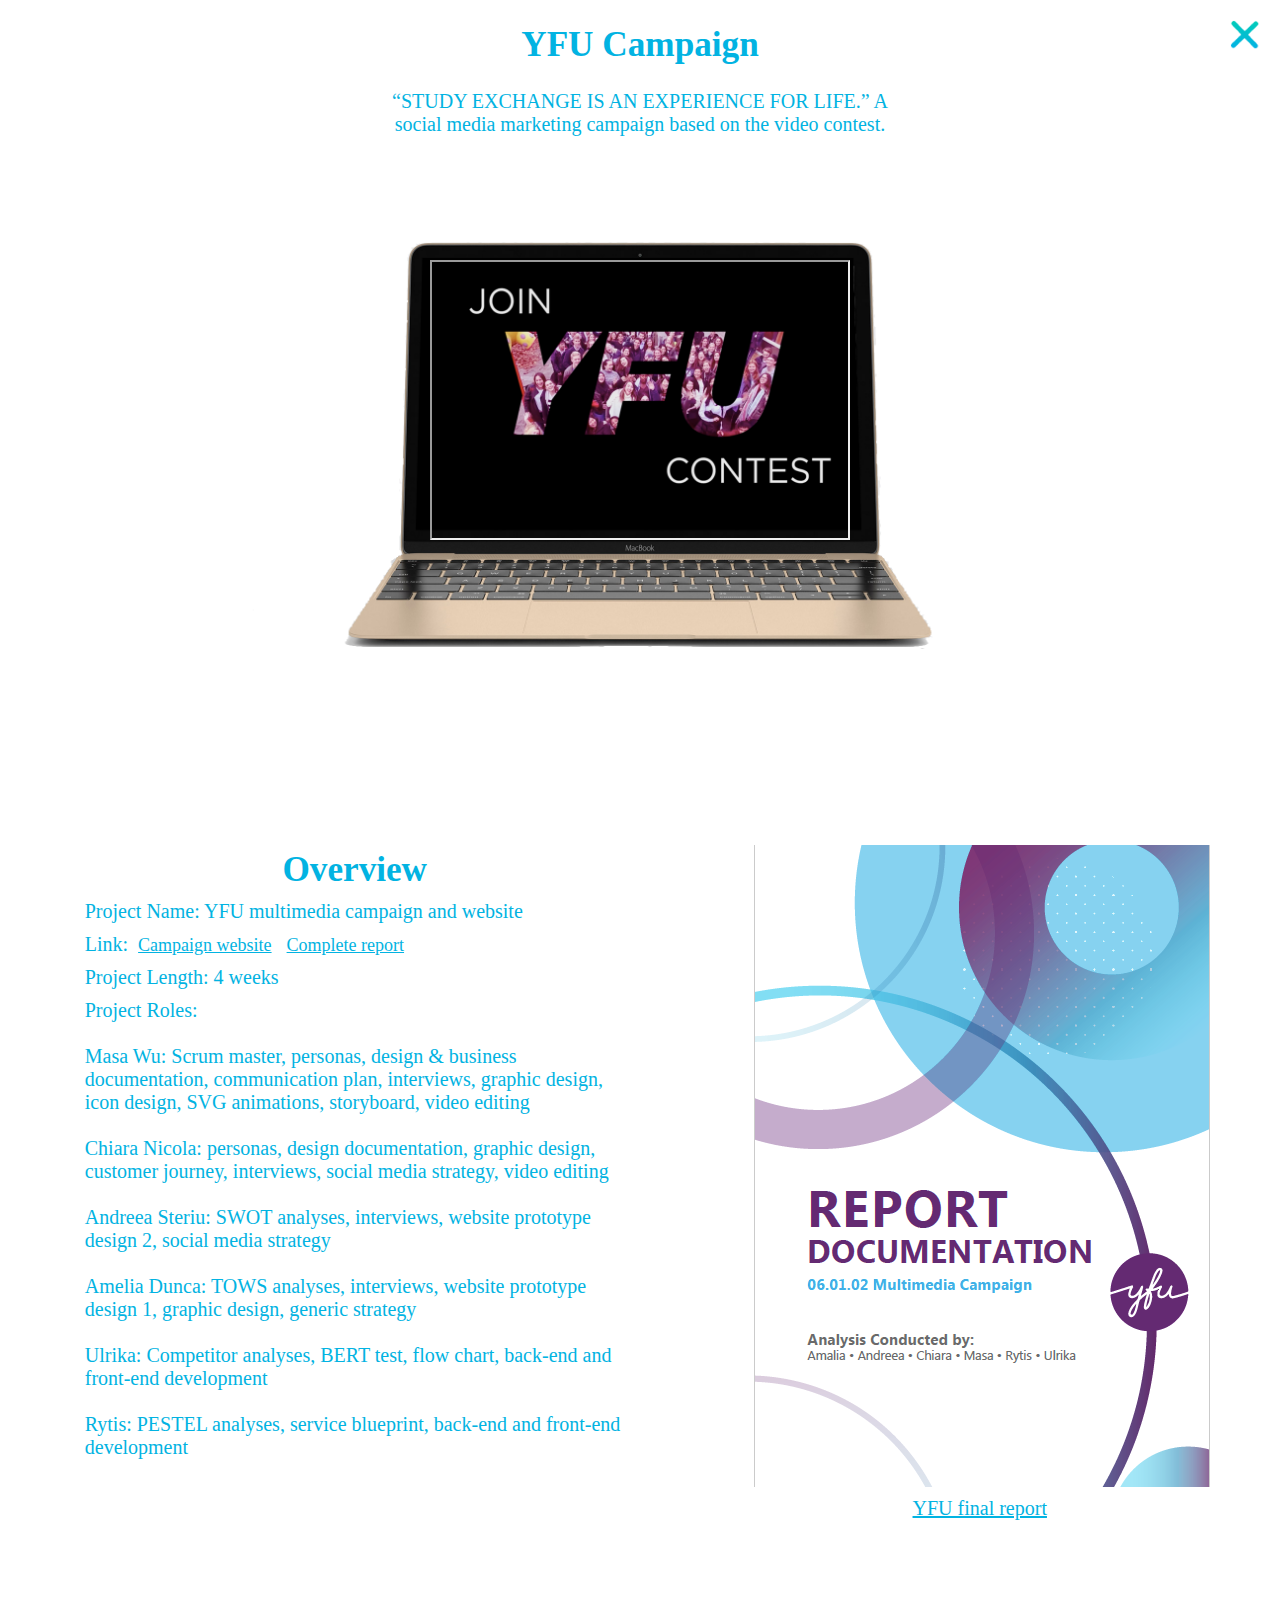
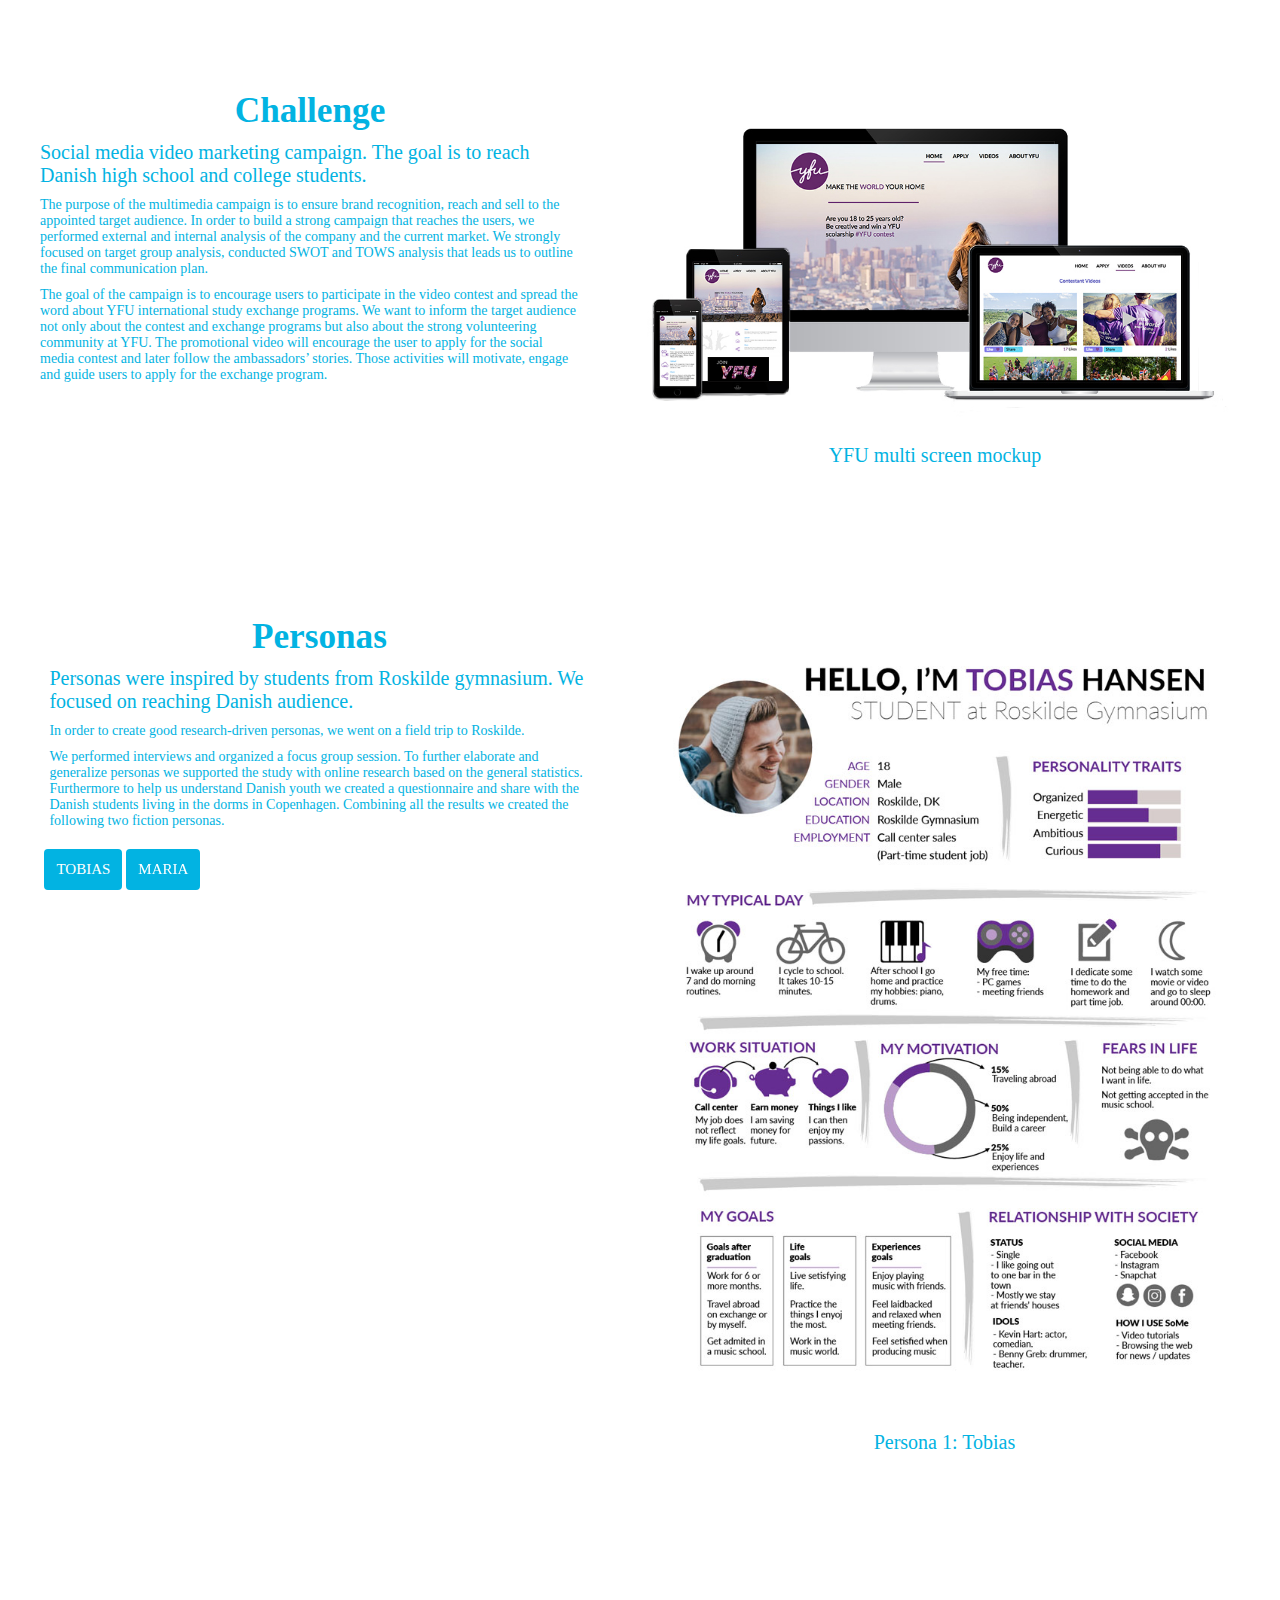
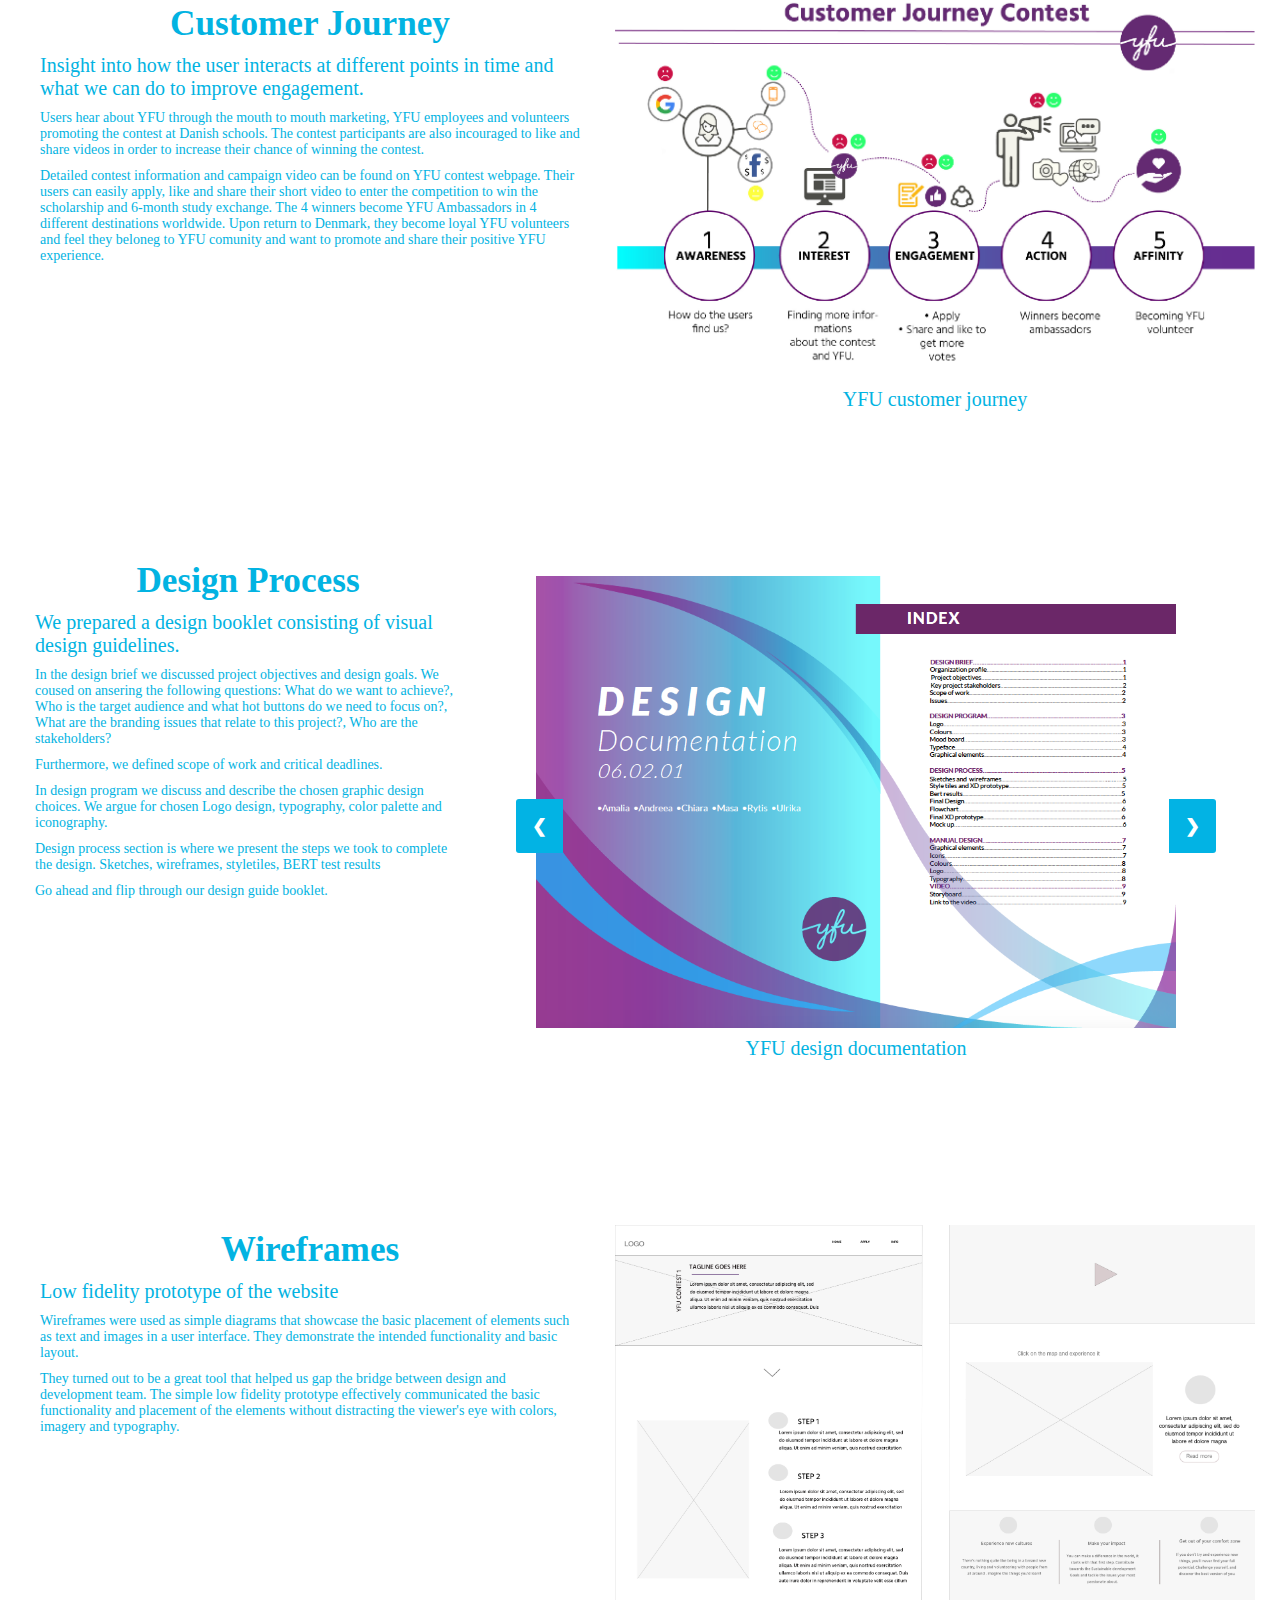
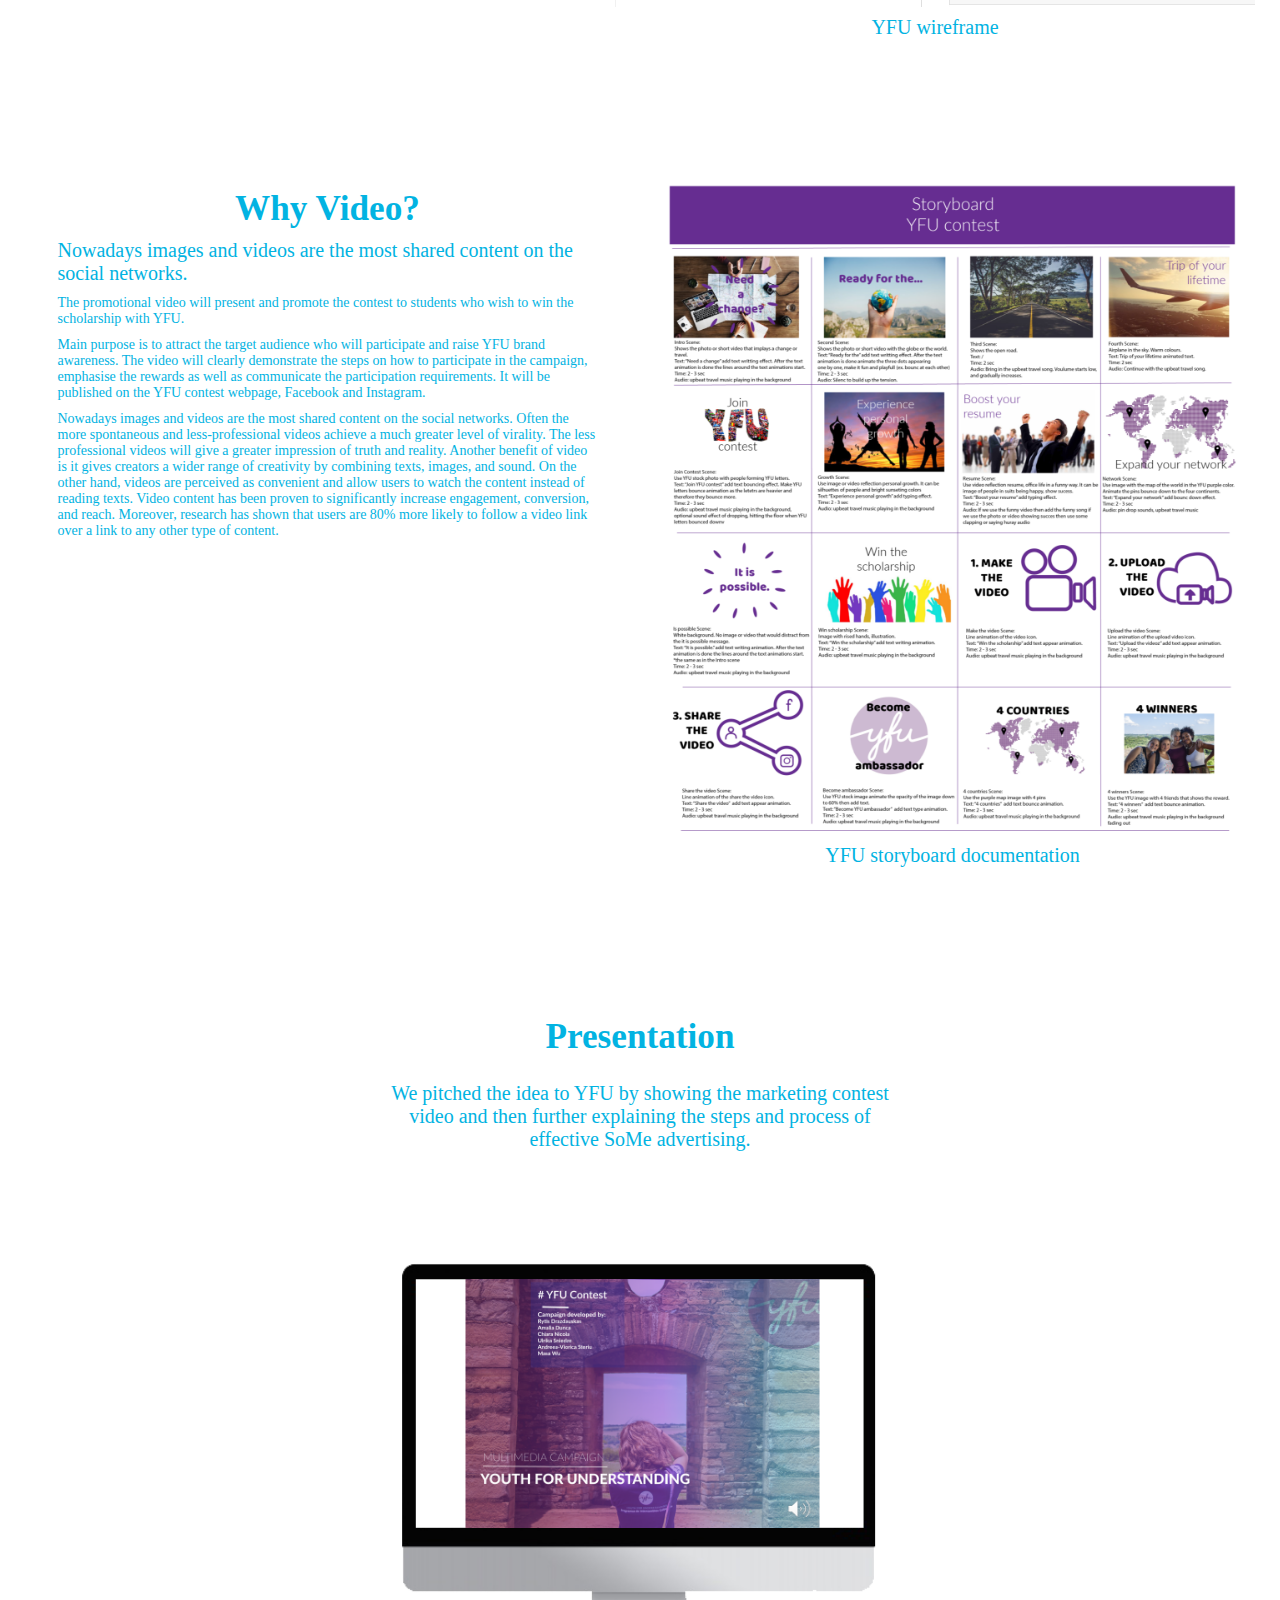
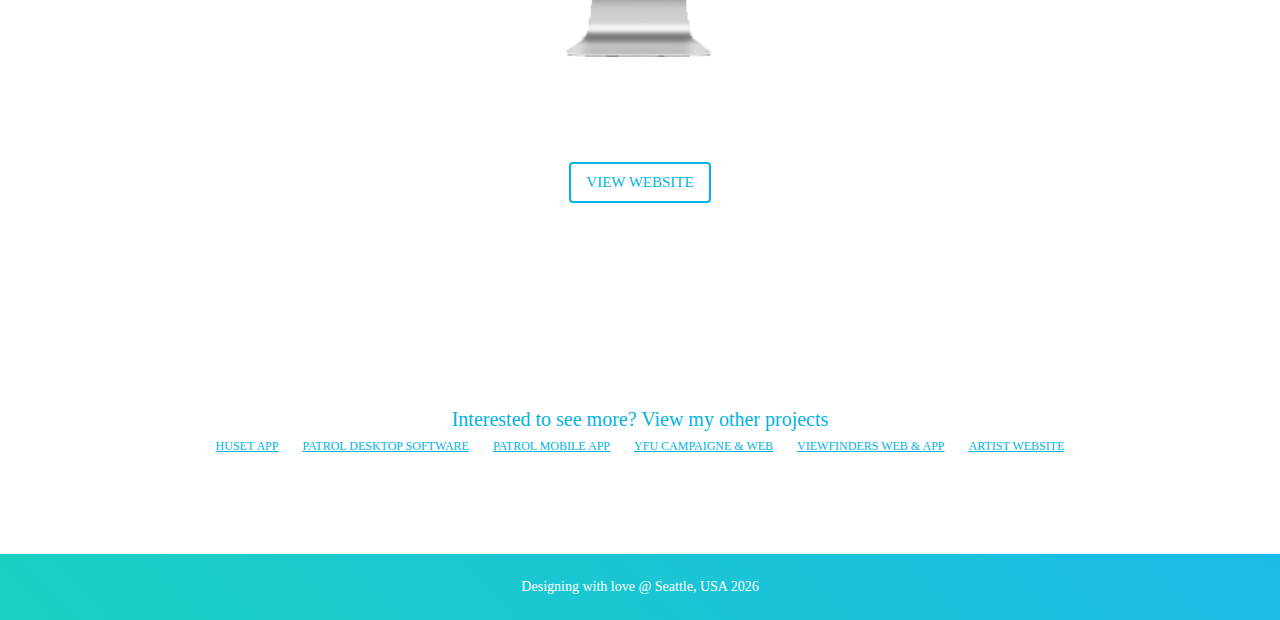
<file: yfu.html>
<!DOCTYPE html>
<html lang="en">
<head>
    <meta charset="utf-8">
    <meta name="viewport" content="width=device-width, initial-scale=1.0">
    <link rel="stylesheet" href="https://use.fontawesome.com/releases/v5.0.12/css/all.css" integrity="sha384-G0fIWCsCzJIMAVNQPfjH08cyYaUtMwjJwqiRKxxE/rx96Uroj1BtIQ6MLJuheaO9" crossorigin="anonymous">
    <title>Masa Wu Portfolio</title>
    <link href="https://fonts.googleapis.com/css?family=Abril+Fatface" rel="stylesheet">
    <link rel="stylesheet" href="css/style.css" type="text/css">
    <meta name="description" content="YFU is a non profit organization providing student international exchange. We created a multimedia vieo campaign for YFU together with redesigend webpage.">
    <meta name="keywords" content="graphic design, user interface design, user experience design, video, video animation, exchange, international exchange program, video campaign, social media campaign, social media video campaign, facebook video, instagram video, video marketing">
    <link rel="shortcut icon" href="images/favicon.ico" type="image/x-icon">
<link rel="icon" href="images/favicon.ico" type="image/x-icon">
</head>


<body>
    <a href="index.html#portfolio"><img src="images/close.png" alt="cross to close the page" class="close-me"></a>

    <div class="intro">
        <div class="heading">
            <h1>YFU Campaign</h1>
            <h3>“STUDY EXCHANGE IS AN EXPERIENCE FOR LIFE.”
A social media marketing campaign based on the
video contest.
</h3>
        </div>
        <div class="porfolio-content">
            <img class="intro-img first-img" src="images/yfu/desktop-video-mockup.png" alt="huset web app mockup">
            <iframe class="yfu-clip" src="https://www.youtube.com/embed/j_6G2Lcm5U8?rel=0" allow="autoplay; encrypted-media" allowfullscreen></iframe>
        </div>
    </div>

    <div class="space"></div>
    <section class="about">
        <div class="about-me">
            <h1>Overview</h1>
            <h3>Project Name: YFU multimedia campaign and website</h3>
            <h3>Link: <a class="huset-link" href="http://www.soperfect.dk/kea/06-ucd/yfu/" target="_blank">Campaign website</a>
            <a class="huset-link" href="images/presentation/YFU-report-documentation.pdf" target="_blank">Complete report</a>
            </h3>

            <h3>Project Length: 4 weeks</h3>
            <h3>Project Roles:<br>
            <br><strong>Masa Wu:</strong> Scrum master, personas, design &amp; business documentation, communication plan, interviews, graphic design, icon design, SVG animations, storyboard, video editing<br>
                <br><strong>Chiara Nicola:</strong> personas, design documentation, graphic design, customer journey,  interviews, social media strategy, video editing<br>
                <br><strong>Andreea Steriu:</strong> SWOT analyses, interviews, website prototype design 2, social media strategy<br>
                <br><strong>Amelia Dunca:</strong> TOWS analyses, interviews, website prototype design 1, graphic design, generic strategy<br>
                <br><strong>Ulrika:</strong> Competitor analyses, BERT test, flow chart, back-end and front-end development<br>
                <br><strong>Rytis:</strong> PESTEL analyses, service blueprint, back-end and front-end development
            </h3>

        </div>
        <div class="resume huset-txt padding">
           <a class="huset-link" href="images/presentation/YFU-report-documentation.pdf" target="_blank">            <img src="images/yfu/report-documentation-yfu.png" alt="first screen of yfu report documentation" class="resume-img yfu-full-img">
           <figcaption>YFU final report</figcaption>
</a>
        </div>
    </section>


    <div class="space"></div>
    <section class="about">
        <div class="about-me">
            <h1>Challenge</h1>
            <h3> Social media video marketing campaign. The goal is to reach Danish high school and college students. </h3>
            <p>The purpose of the multimedia campaign is to ensure brand recognition, reach
and sell to the appointed target audience. In order to build a strong campaign
that reaches the users, we performed external and internal analysis of the
company and the current market. We strongly focused on target group analysis,
conducted SWOT and TOWS analysis that leads us to outline the final
communication plan.</p>
            <p>The goal of the campaign is to encourage users to participate in the video
contest and spread the word about YFU international study exchange programs.
We want to inform the target audience not only about the contest and exchange
programs but also about the strong volunteering community at YFU.
The promotional video will encourage the user to apply for the social media
contest and later follow the ambassadors’ stories. Those activities will motivate,
engage and guide users to apply for the exchange program.
            </p>
        </div>
        <div class="resume huset-txt">
            <img src="images/yfu/yfu-multi-device-mock2.jpg" alt="mockup of the interface design for huset web app" class="resume-img yfu-full-img">
            <figcaption>YFU multi screen mockup</figcaption>
        </div>
    </section>
    <div class="space"></div>
    <section id="btn" class="about">
        <div class="about-me">
            <h1>Personas</h1>
            <h3> Personas were inspired by students from Roskilde gymnasium. We focused on reaching Danish audience.</h3>
            <p>In order to create good research-driven personas, we went on a field trip to Roskilde.
            </p><p>
We performed interviews and organized a focus group session. To further elaborate and
generalize personas we supported the study with online research based on the general
statistics. Furthermore to help us understand Danish youth we created a questionnaire
and share with the Danish students living in the dorms in Copenhagen. Combining
all the results we created the following two fiction personas.
            </p>
            <div class="buttons">
               <a href="#btn" class="email-me tobias-btn ">TOBIAS</a>
                <a href="#btn" class="email-me maria-btn">MARIA</a>
            </div>
        </div>
        <div class="resume huset-txt">
            <img src="images/yfu/YFU_persona-Tobias.jpg" alt="Tobias student persona" class="resume-img tobias-persona">
            <figcaption class="tobias-persona">Persona 1: Tobias</figcaption>
            <img src="images/yfu/YFU_persona-Maria.jpg" alt="Maria student persona" class="resume-img maria-persona gone">
            <figcaption class="maria-persona gone">Persona 2: Maria</figcaption>
        </div>
    </section>
    <div class="space"></div>
    <section class="about">
        <div class="about-me">
            <h1>Customer Journey</h1>
            <h3> Insight into how the user interacts at different points in time and what we can do to improve engagement.</h3>
            <p>Users hear about YFU through the mouth to mouth marketing, YFU employees and
volunteers promoting the contest at Danish schools. The contest participants
are also incouraged to like and share videos in order to increase their chance of
winning the contest.
            </p>
            <p>Detailed contest information and campaign video can be found on YFU contest
webpage. Their users can easily apply, like and share their short video to
enter the competition to win the scholarship and 6-month study exchange.
The 4 winners become YFU Ambassadors in 4 different destinations worldwide.
Upon return to Denmark, they become loyal YFU volunteers and feel they beloneg
to YFU comunity and want to promote and share their positive YFU experience.
            </p>
        </div>
        <div class="resume huset-txt">
            <img src="images/yfu/cust-journey-yfu.png" alt="customer journey for yfu video contest" class="resume-img">
            <figcaption>YFU customer journey</figcaption>
        </div>
    </section>


    <div class="space"></div>
    <section class="about">
        <div class="about-me">
            <h1>Design Process</h1>
            <h3>We prepared a design booklet consisting of visual design guidelines.</h3>
            <p>In the design brief we discussed project objectives and design goals. We coused on ansering the following questions: What do we want to achieve?, Who is the target audience and what hot buttons do we need to focus on?, What are the branding issues that relate to this project?, Who are the stakeholders?</p>
            <p>Furthermore, we defined scope of work and critical deadlines.</p>
            <p>In design program we discuss and describe the chosen graphic design choices. We argue for chosen Logo design, typography, color palette and iconography. </p>
            <p>Design process section is where we present the steps we took to complete the design. Sketches, wireframes, styletiles, BERT test results</p>
            <p>Go ahead and flip through our design guide booklet.</p>
        </div>

        <div class="slideshow-container padding">
           <div class="mySlides fade">
            <img src="images/yfu/slides/design-documentation-yfu1.png" alt="yfu design documentation" class="resume-img">
            <figcaption>YFU design documentation</figcaption>
            </div>
            <div class="mySlides fade">
            <img src="images/yfu/slides/design-documentation-yfu2.png" alt="yfu design documentation"  class="resume-img">
            <figcaption>YFU design documentation</figcaption>
            </div>
            <div class="mySlides fade">
            <img src="images/yfu/slides/design-documentation-yfu3.png" alt="yfu design documentation"  class="resume-img">
            <figcaption>YFU design documentation</figcaption>
            </div>
            <div class="mySlides fade">
            <img src="images/yfu/slides/design-documentation-yfu4.png" alt="yfu design documentation"  class="resume-img">
            <figcaption>YFU design documentation</figcaption>
            </div>
            <div class="mySlides fade">
            <img src="images/yfu/slides/design-documentation-yfu5.png" alt="yfu design documentation"  class="resume-img">
            <figcaption>YFU design documentation</figcaption>
            </div>
            <div class="mySlides fade">
            <img src="images/yfu/slides/design-documentation-yfu6.png" alt="yfu design documentation"  class="resume-img">
            <figcaption>YFU design documentation</figcaption>
            </div>
            <div class="mySlides fade">
            <img src="images/yfu/slides/design-documentation-yfu7.png" alt="yfu design documentation"  class="resume-img">
            <figcaption>YFU design documentation</figcaption>
            </div>
            <div class="mySlides fade">
            <img src="images/yfu/slides/design-documentation-yfu8.png" alt="yfu design documentation"  class="resume-img">
            <figcaption>YFU design documentation</figcaption>
            </div>
            <div class="mySlides fade">
            <img src="images/yfu/slides/design-documentation-yfu9.png" alt="yfu design documentation"  class="resume-img">
            <figcaption>YFU design documentation</figcaption>
            </div>
            <a class="prev" onclick="plusSlides(-1)">&#10094;</a>
<a class="next" onclick="plusSlides(1)">&#10095;</a>
        </div>

    </section>

     <div class="space"></div>
    <section class="about">
        <div class="about-me">
            <h1>Wireframes</h1>
            <h3>Low fidelity prototype of the website</h3>
            <p>Wireframes were used as simple diagrams that showcase the basic placement of elements such as text and images in a user interface. They demonstrate the intended functionality and basic layout.</p>
            <p>They turned out to be a great tool that helped us gap the bridge between design and development team. The simple low fidelity prototype effectively communicated the basic functionality and placement of the elements without distracting the viewer's eye with colors, imagery and typography.
            </p>
        </div>
        <div class="resume huset-txt">
            <img src="images/yfu/wireframe.png" alt="yfu wireframe" class="resume-img">
            <figcaption>YFU wireframe</figcaption>
        </div>
    </section>


    <div class="space"></div>
    <section class="about">
        <div class="about-me">
            <h1>Why Video?</h1>
            <h3>Nowadays images and videos are the most shared content on the social networks.</h3>
            <p>The promotional video will present and promote the contest to students who wish to win the scholarship
with YFU.
</p>
            <p>Main purpose is to attract the target audience who will participate and raise YFU
brand awareness. The video will clearly demonstrate the steps on how to
participate in the campaign, emphasise the rewards as well as communicate the
participation requirements. It will be published on the YFU contest webpage,
Facebook and Instagram.
            </p>
            <p>Nowadays images and videos are the most shared content on the social networks.
Often the more spontaneous and less-professional videos achieve a much greater
level of virality. The less professional videos will give a greater impression
of truth and reality. Another benefit of video is it gives creators a wider range of
creativity by combining texts, images, and sound. On the other hand, videos are
perceived as convenient and allow users to watch the content instead of reading
texts. Video content has been proven to significantly increase engagement,
conversion, and reach. Moreover, research has shown that users are 80% more
likely to follow a video link over a link to any other type of content.
            </p>
        </div>
        <div class="resume huset-txt">
            <img src="images/yfu/video-storyboard-yfu.png" alt="multi phone mockup huset web app" class="resume-img">
            <figcaption>YFU storyboard documentation</figcaption>
        </div>
    </section>
<div class="space"></div>
        <div class="intro">
        <div class="heading">
            <h1>Presentation</h1>
            <h3>We pitched the idea to YFU by showing the marketing contest video and then further explaining the steps and process of effective SoMe advertising.</h3>
        </div>
        <div class="porfolio-content">
          <a href="images/presentation/YFU_Presentation.pdf" target="_blank">
           <img class="img1 intro-img" src="images/yfu/yfu-slideshow-placeholder.png" alt="yfu slideshow mockup">
           <img class="img2 intro-img gone" src="images/yfu/yfu-slideshow-placeholder2.png" alt="yfu slideshow mockup">
           </a>
        </div>
        <div class="porfolio-content">
            <a href="http://www.soperfect.dk/kea/06-ucd/yfu/" target="_blank" class="cv-btn">VIEW WEBSITE</a>
        </div>
        <div class="space"></div>
        <div class="space"></div>
            <div class="container-project-links">
            <h3>Interested to see more? View my other projects</h3>
            <ul>
                <li class="project-links">
                    <a href="huset.html">HUSET APP</a>
                    <a href="patrol-desktop.html">PATROL DESKTOP SOFTWARE</a>
                    <a href="patrol-mobile.html">PATROL MOBILE APP</a>
                    <a href="yfu.html">YFU CAMPAIGNE & WEB</a>
                    <a href="viewfinders.html">VIEWFINDERS WEB & APP</a>
                    <a href="gabrielenicola.html">ARTIST WEBSITE</a>
                </li>
            </ul>
            </div>
            <div class="space"></div>
    </div>
    <footer class="subpage">
        <p id="demo"></p>
    </footer>
    <script src="js/script-yfu.js"></script>
</body>
</html>
</file>
<file: css/style.css>
* {
    margin: 0;
    padding: 0;
    box-sizing: border-box;
}

h1 {
    font-family: "freight-text-pro", serif;
    font-style: normal;
    font-weight: 600;
    font-size: 2.2em;
    color: #02B3E2;
    text-align: center;
    padding: 5px;
}

h2 {
    font-family: "freight-text-pro", serif;
    color: #02B3E2;
    font-size: 25px;
    font-weight: 100;
}

h3,
p,
figcaption {
    font-family: "avenir", san-serif;
    font-size: 20px;
    color: #02B3E2;
    font-weight: 100;
    padding: 5px;
}

h4,
h5 {
    font-family: "avenir", san-serif;
    font-size: 20px;
    color: #ffffff;
    font-weight: 100;
    text-align: center
}

/*
h5 {
    font-size: 11px;}
*/

p {
    font-size: 14px;
}

a {
    text-decoration: none;
    font-family: "avenir", san-serif;
    font-size: 12px;
    color: #fff;
}

.porfolio-content a {
    display: flex;
    justify-content: center;
}

/* header */
header {
    background: rgb(2, 179, 228);
    /* fallback for old browsers */
    background: -webkit-linear-gradient(45deg, rgba(2, 204, 186, 0.9), rgba(2, 179, 228, 0.9));
    background: linear-gradient(45deg, rgba(2, 204, 186, 0.9), rgba(2, 179, 228, 0.9));
    width: 100vw;
    position: fixed;
    padding: 20px 30px;
    z-index: 1000;
}
nav{
    float: right;
}

nav li{
      display:table-cell;
}

nav a{
        padding:10px 20px;
        display:inline-block;
        color:white;
        text-decoration:none;
        transition:all 0.3s ease-in-out;}

nav a:hover{
          color:white;
        }

.active-nav{
         color:#fff;
         border-bottom:3px solid #fff;
        }

/* logo magic */
.text {
    /*    transform: translateX(-5%) translateY(-50%);*/
    list-style: none;
    border-bottom: 0;
}

.text li {
    display: inline-block;
    float: left;
    color: #fff;
    opacity: 1;
    transition: all 1.5s ease-in-out;
    max-width: 2em;
    font-family: 'Abril Fatface', cursive;
    font-size: 30px;
}

.text.hidden li.spaced {
    padding-left: 0;
}

.text li.spaced {
    padding-left: 0.5em;
}

.text.hidden li.ghost {
    opacity: 0;
    max-width: 0;
}

/* home container */
.home-container,
about,
portfolio,
contact {
    height: 100vh;
}

.home-img {
    width: 95vw;
    height: 100vh;
    margin: 0 auto;
    background: url(../images/home/masa-wu-landing-page-img.jpg) no-repeat fixed center;
    background-size: cover;
}
.my-img{
    width: 350px;
}

.home-text-box {
    height: 35vh;
    width: 50vw;
    background: rgba(255, 255, 255, .85);
    z-index: 100;
    position: absolute;
    left: 0;
    right: 0;
    top: 100px;
    bottom: 0;
    margin: auto;
    padding: 20px;
}

/* quotes slide show */

/* Slideshow container */
.slideshow-container, .slideshow-container2, .slideshow-container3, .slideshow-container0 {
    position: relative;
}

.home {
    position: relative;
}

/* Slides */
.mySlides, .mySlides2, .mySlides3, .mySlides0 {
    display: none;
    padding: 20px;
    text-align: center;
}

/* The dot/bullet/indicator container */
.dot-container {
    text-align: center;
}

/* The dots/bullets/indicators */
.dot {
    cursor: pointer;
    height: 15px;
    width: 15px;
    margin: 0 2px;
    background-color: #bbb;
    border-radius: 50%;
    display: inline-block;
    transition: background-color 0.6s ease;
}

/* Add a background color to the active dot/circle */
.active,
.dot:hover {
    background-color: #02B3E2;
}

/* Add an italic font style to all quotes */
q {
    font-style: italic;
    font-family: avenir, sans-serif;
    font-size: 20px;
    color: #02B3E2;
    font-weight: 100;
}

/* Add a grey color to the author */
.author {
    color: #bbb;
}

/* mini footer*/
.mini-footer {
    position: absolute;
    bottom: 20px;
    left: 50px;
    width: 91vw;
}

.align-L {
    float: left;
}

.mini-footer a {
    color: #02CBBB;
    font-family: avenir, sans-serif;
    font-size: 14px;
    float: right;
    transition: all 0.8s;
}

.fab {
    color: #02CBBB;
    padding-left: 40px;
    font-size: 30px;
    opacity: 1;
    transition: all 0.8s;
    cursor: pointer;
}

.fab:hover,
.fas:hover,
.mini-footer a:hover {
    opacity: 0.5;
}

.fas {
    color: #02CBBB;
    padding-left: 10px;
    float: right;
    transition: all 0.8s;
    cursor: pointer;
}

/* project links */

.project-links a {
    color: #02B3E2;
    text-decoration: underline;
    padding: 10px;
}

.project-links a:hover{
    color: #02CBBB;
    text-decoration: none;
}
.container-project-links {
    text-align: center;
}


/* about me*/
.space {
    height: 100px;
}

.about {
    display: flex;
    flex-direction: row;
    justify-content: space-around;
}

.resume,
.about-me, .padding {
    padding: 20px;
    padding-left: 30px;
}

.about-me {
    justify-content: center;
}

.resume img, .padding img {
    max-width: 50vw;
    max-height: 90vh;
}

.about-me img {
    display: block;
    margin-left: auto;
    margin-right: auto;
}

.about-me * {
    /*    margin-top: 20px;*/
    max-width: 550px;
}

/* portfolio*/

.heading {
    padding: 20px;
    text-align: center;
    padding-bottom: 0;
}

.heading h3 {
    text-align: center;
    max-width: 550px;
    margin: 0 auto;
    padding: 20px
}

.porfolio-content {
    display: flex;
    justify-content: space-around;
    position: relative;
}

.viewfinders,
.huset,
.yfu {
    background: rgba(2, 179, 228, .1);
    /* fallback for old browsers */
    background: -webkit-linear-gradient(45deg, rgba(2, 204, 186, 0.1), rgba(2, 179, 228, 0.1));
    background: linear-gradient(45deg, rgba(2, 204, 186, 0.1), rgba(2, 179, 228, 0.1));
    padding-top: 30px;
    width: 320px;

}

.huset.active,
viewfinders.active,
yfu.active {
    background: rgb(2, 179, 228);
    /* fallback for old browsers */
    background: -webkit-linear-gradient(45deg, rgba(2, 204, 186, 0.9), rgba(2, 179, 228, 0.9));
    background: linear-gradient(45deg, rgba(2, 204, 186, 0.9), rgba(2, 179, 228, 0.9));
}

.huset .bottom-box {
    padding-top: 30px;
}

.white-circle {
    width: 240px;
    height: 240px;
    background-color: #fff;
    border-radius: 150px;
    position: relative;
    margin: 0 auto;
}

.white-circle img {
    position: absolute;
    top: 0;
    bottom: 0;
    left: 0;
    right: 0;
    margin: auto;
    transition: all .8s;
    cursor: pointer;
}

.white-circle img:hover {
    transform: scale(1.05)
}

.bottom-box {
    background-color: #414143;
    padding: 15px;
    margin-top: 25px;
}

.bottom-box a {
    font-family: "avenir", sans-serif;
    font-size: 14px;
    font-weight: 100;
    text-align: center;
    display: block;
    margin: 10px 0;
    text-decoration: underline;
}

.pad {
    margin: 10px;
}

.hide {
    opacity: 0;
}

.gone {
    display: none;
}

/* contact section */
.contact-box {
    margin: 0 auto;
    margin-top: 120px;
    margin-bottom: 200px;
    width: 450px;
    height: 200px;
    background: rgb(2, 179, 228);
    /* fallback for old browsers */
    background: -webkit-linear-gradient(45deg, rgba(2, 204, 186, 0.9), rgba(2, 179, 228, 0.9));
    background: linear-gradient(45deg, rgba(2, 204, 186, 0.1), rgba(2, 179, 228, 0.1));
    position: relative;
}

.contact h3,
.contact a {
    margin-left: 120px;
}

.contact .email-me {
    margin-left: 20px;
}

.contact h3 {
    padding-top: 30px;
}

.email-me,
.cv-btn {
    display: inline-block;
    border: none;
    /*    width: 100px;*/
    background: none;
    border-radius: 11px;
    color: #ffffff;
    font-size: 15px;
    font-weight: 100;
    vertical-align: middle;
    position: relative;
    z-index: 1;
    background: #02B3E2;
    color: #fff;
    border: 2px solid #02B3E2;
    border-radius: 4px;
    padding: 10px;
    vertical-align: middle;
    position: relative;
    z-index: 1;
    -webkit-backface-visibility: hidden;
    margin-top: 15px;
    overflow: hidden;
    -webkit-transition: border-color 0.3s, color 0.3s;
    transition: border-color 0.3s, color 0.3s;
    -webkit-transition-timing-function: cubic-bezier(0.2, 1, 0.3, 1);
    transition-timing-function: cubic-bezier(0.2, 1, 0.3, 1);
}

.cv-btn {
    color: #02B3E2;
    border: 2px solid #02B3E2;
    background: #fff;
    border-radius: 4px;
    padding: 10px 15px;
    transition: all 0.5s;
}
.link-btn{
    max-width: 150px;
    margin: auto;
}

.email-me::before,
.cv-btn::before {
    content: '';
    position: absolute;
    top: 0;
    left: 0;
    width: 150%;
    height: 100%;
    background: rgba(2, 204, 186, 0.9);
    z-index: -1;
    -webkit-transform: rotate3d(0, 0, 1, -45deg) translate3d(0, -3em, 0);
    transform: rotate3d(0, 0, 1, -45deg) translate3d(0, -3em, 0);
    -webkit-transform-origin: 0% 100%;
    transform-origin: 0% 100%;
    -webkit-transition: -webkit-transform 0.3s, opacity 0.3s, background-color 0.3s;
    transition: transform 0.3s, opacity 0.3s, background-color 0.3s;
}

.cv-btn::before {
    background: #fff;
}

.email-me:hover {
    color: #02B3E2;
}

.cv-btn:hover {
    background: #02B3E2;
    color: #fff;
}

.email-me:hover::before,
.cv-btn:hover::before {
    opacity: 1;
    background-color: white;
    -webkit-transform: rotate3d(0, 0, 1, 0deg);
    transform: rotate3d(0, 0, 1, 0deg);
    -webkit-transition-timing-function: cubic-bezier(0.2, 1, 0.3, 1);
    transition-timing-function: cubic-bezier(0.2, 1, 0.3, 1);
}

.cv-btn:hover::before {
    background-color: #02B3E2;
}

nav .cv-btn {
    padding: 10px;
    margin: 0;
}

.contact-side {
    height: 200px;
    width: 110px;
    background-color: #414143;
    position: absolute;
    top: 0;
    left: -10px;
}

.hover-text {
    position: absolute;
    top: 35%;
    display: none;
    font-size: 30px;
    font-weight: 600;
    font-family: "freight-text-pro", serif;
}

.appear {
    display: block;
}

/* fun head animation */

.contact-side {
    overflow: hidden;
}

.head {
    height: 90px;
    width: 80px;
    background: #02cbbb;
    border-radius: 50%;
    border: 3px solid #fff;
    position: relative;
    margin: auto;
    animation: ninja 8s ease infinite;
}

.head:before {
    position: absolute;
    width: 100px;
    height: 40px;
    border-radius: 45%;
    background: #fff;
    top: 40%;
    left: 48%;
    content: '';

    transform: translateX(-50%);
}

.head:after {
    position: absolute;
    background: #333;
    border-radius: 50%;
    content: '';
    height: 20px;
    width: 20px;

    bottom: 43%;
    left: 38%;

    transform: translateX(-50%);

    animation: eyeBlink 5s 1s linear alternate infinite;
    box-shadow: 2em 0 #333;
}

@keyframes eyeBlink {
    0% {
        height: 20px;
    }

    10% {
        height: 20px;
    }

    11% {
        height: 2px;
    }

    13% {
        height: 2px;
    }

    16% {
        height: 20px;
    }

    62% {
        height: 20px;
    }

    64% {
        height: 2px;
    }

    70% {
        height: 2px;
    }

    72% {
        height: 20px;
    }

    100% {
        height: 20px;
    }
}

.head p {
    background: #fff;
    border: 1px solid #333;
    padding: 5px;
    text-align: center;
    border-radius: 5px;
}

@keyframes ninja {
    0% {
        bottom: -230px;
    }

    30% {
        bottom: -140px;
    }

    70% {
        bottom: -140px;
    }

    100% {
        bottom: -230px;
    }
}

/* side footer */
.side-footer {
    position: fixed;
    left: -110px;
    top: 350px;
    transform: rotate(90deg)
}

.side-footer p {
    display: inline-block;
    font-size: 12px;
    color: rgba(2, 204, 186, 0.9);
}

/* footer */
body {
    position: relative;
}

footer {
    background: rgb(2, 179, 228);
    /* fallback for old browsers */
    background: -webkit-linear-gradient(45deg, rgba(2, 204, 186, 0.9), rgba(2, 179, 228, 0.9));
    background: linear-gradient(45deg, rgba(2, 204, 186, 0.9), rgba(2, 179, 228, 0.9));
    width: 100vw;
    padding: 20px;
    position: absolute;
}

footer a {
    text-decoration: underline;
    padding-left: 5px;
}

footer p,
footer .fab {
    color: white;
}

.project,
.hello {
    display: inline-block;
    padding: 10px;
}

footer .icons {
    display: inline-block;
    float: right;
}

footer .icons .fab {
    font-size: 20px;
}

/* burger menu hide*/

.burger,
.close,
.burgerNav,
.mainNav {
    display: none;
}

/* HUSET SUBPAGE */
/* videos */
    .patrol-vid {
        max-width: 740px;
    }

.huset-clip {
    position: absolute;
    width: 188px;
    height: 340px;
    margin-left: -2px;
    margin-top: 120px;
    display: block;
    align-content: center;
    align-items: center;
    border: 2px solid black;
    border: 3px solid white;
    border-top: 10px solid white;
}

.viewfinder-clip {
    position: absolute;
    width: 190px;
    height: 338px;
    margin-left: -17px;
    margin-top: 185px;
    display: block;
    align-content: center;
    align-items: center;
    border: 2px solid black;
    border: 10px solid white;
    border-top: 20px solid white;
}

.yfu-clip {
    position: absolute;
    width: 420px;
    height: 280px;
    margin-top: 104px;
    display: block;
    align-content: center;
    align-items: center;
}

.huset-txt {
    padding-left: 0;
/*    width: 65vw;*/
    text-align: center;
}

.close-me {
    position: fixed;
    display: inline-block;
    width: 30px;
    margin: 20px;
    right: 0;
    cursor: pointer;
    z-index: 1000;
}

.intro-img {
    margin: 0 auto;
}

.persona-img {
    float: right;
    max-width: 50vw;
}

.full-img-box {
    margin: 200px 0;
    text-align: center;
}

.full-img {
    max-width: 100vw;
}

footer.subpage p {
    text-align: center;
}

/* slideshow */

.mySlides, .mySlides2, .mySlides3, .mySlides0 {display: none}

/* Slideshow container */
.slideshow-container, .slideshow-container2, .slideshow-container3, .slideshow-container0 {
  max-width: 1000px;
  position: relative;
  margin: auto;
  width: 65vw;
margin-right: 5%;
}

/* Next & previous buttons */
.prev, .next, .prev2, .next2, .prev3, .next3, .prev0, .next0 {
  cursor: pointer;
  position: absolute;
  top: 50%;
  width: auto;
  padding: 16px;
  margin-top: -22px;
  color: white;
  font-weight: bold;
  font-size: 18px;
  transition: 0.6s ease;
  border-radius: 3px 0 0 3px;
  user-select: none;
background-color: rgb(2, 179, 228);
}

/* Position the "next button" to the right */
.next, .next2, .next3, .next0 {
  right: 0;
  border-radius: 0 3px 3px 0;
}

/* On hover, add a black background color with a little bit see-through */
.prev:hover, .next:hover, .prev2:hover, .next2:hover, .prev3:hover, .next3:hover, .prev0:hover, .next0:hover {
  background-color: rgba(2, 179, 228, 0.5);
}

/* Fading animation */
.fade {
  -webkit-animation-name: fade;
  -webkit-animation-duration: 1.5s;
  animation-name: fade;
  animation-duration: 1.5s;
}

@-webkit-keyframes fade {
  from {opacity: .4}
  to {opacity: 1}
}

@keyframes fade {
  from {opacity: .4}
  to {opacity: 1}
}


/* link styling */
.huset-link{
    font-family: "avenir", san-serif;
    color: #02B3E2;
    font-weight: 100;
    padding: 5px;
    text-decoration: underline;
    font-size: 18px;
}


@media only screen and (max-width: 1030px) {
    .space {
        height: 20px;
    }

    .about {
        display: grid;
        grid-template-rows: auto;
    }

    .buttons {
        display: flex;
        justify-content: space-around;
    }

    .full-img-box {
        margin: 50px 0;
    }
    .slideshow-container, .slideshow-container2, .slideshow-container3, .slideshow-container0 {
/*  width: 100vw;*/
        margin: 0;
}
    .resume{
        padding:0px;
    }
     .resume img{
/*        max-width: 100vw;*/
         padding: 0;
    }
}

/* YFU SUBPAGE */
.about .yfu-full-img {
    padding: 0;
}

.hight-scroll {
    max-height: 500px;
    overflow: scroll;
}

@media only screen and (max-width: 700px) {

/*    background hero image remove zoom-in bug */
    .home-img {
        background-attachment: scroll;
    }
/* arrows bug on slide show box alignment */
    .slideshow-container, .slideshow-container2, .slideshow-container3, .slideshow-container0 {
         width: 100vw;
    }

    .padding {
        padding: 0;
    }

    .huset-intro {
        max-width: 90vw;
    }

    .huset-txt {
        padding: 0;
        width: 100vw;
    }

    .buttons {
        display: block;
    }

    .home-text-box {
        height: 45vh;
        width: 90vw;
    }

    .mini-footer {
        left: 0;
    }

    .contact,
    .portfolio,
    .about {
        margin-top: 50px;
    }

    .home-text-intro {
        font-size: 1.6em;
    }

    .mini-footer a,
    .hide-btn,
    .about-me p,
    .contact-side,
    .navigation,
    .mini-footer .fab {
        display: none;
    }

    .resume img {
    max-width: 100vw;
    padding: 30px;
    }
    .padding img {
        max-width: 85vw;
    }

    .about,
    .porfolio-content {
        flex-direction: column;
    }

    .viewfinders,
    .huset,
    .yfu {
        margin: 0 auto;
        margin-top: 50px;
    }

    .contact-box {
        width: 320px;
    }

    .contact h3,
    .contact a {
        margin: 10px;
    }

    .project,
    .hello {
        padding: 15px;
    }

    footer .icons {
        display: inline-block;
        float: none;
    }

    .white-circle {
        width: 95%;
        border-radius: 0;
    }

    /* burger menu */
    .burgerNav {
        display: block;
    }

    .burger {
        display: block;
        width: 20px;
        cursor: pointer;
        color: white;
    }

    .mainNav {
        display: block;
        height: 100%;
        width: 0vw;
        position: fixed;
        z-index: 2000;
        top: 0vw;
        left: 0vw;
        background: rgb(2, 179, 228);
        /* fallback for old browsers */
        background: -webkit-linear-gradient(45deg, rgba(2, 204, 186, 0.9), rgba(2, 179, 228, 0.9));
        /* Chrome 10-25, Safari 5.1-6 */
        background: linear-gradient(45deg, rgba(2, 204, 186, 0.9), rgba(2, 179, 228, 0.9));
        /* W3C, IE 10+/ Edge, Firefox 16+, Chrome 26+, Opera 12+, Safari 7+ */
        overflow-x: hidden;
        transition: 1s;
        opacity: .96;
        color: white;
    }

    nav {
        z-index: 2000;
    }

    .mainNav a {
        display: block;
        /*    font-size: 20px;*/
        margin-top: 2em;
        margin-left: 1.5em;
        padding-left: .3em;
    }

    .close {
        display: block;
        float: right;
        height: 1em;
        padding: 1em;
        cursor: pointer;
        color: #fff;
    }

    .slideMeRight {
        animation: slideMeRight 1s ease forwards;
    }
    /* HUSET */
    .intro-img {
      width: 320px;
    }
    .first-img{
        display: none;
    }

    .persona-img {
        float: none;
    }

    /* VIDEO   */
    .huset-clip,
    .viewfinder-clip,
    .yfu-clip {
/*        display: none;*/
            position: relative;
    margin-top: 0;
    left: 0;
    right: 0;
    margin: auto;
        max-width: 350px
    }

    /* IMAGE HOVER FIX   */
    .porfolio-content a {
        display: block;
        text-align: center;
    }

    .hover-text {
        left: 40%;
        font-size: 15px;
    }

/*    // remove buttons on slick, to avoid horizontal scroll  */
    button.slick-arrow {
        display: none !important;
    }
}

@keyframes slideMeRight {
    to {
        width: 60%;
    }
}
</file>
